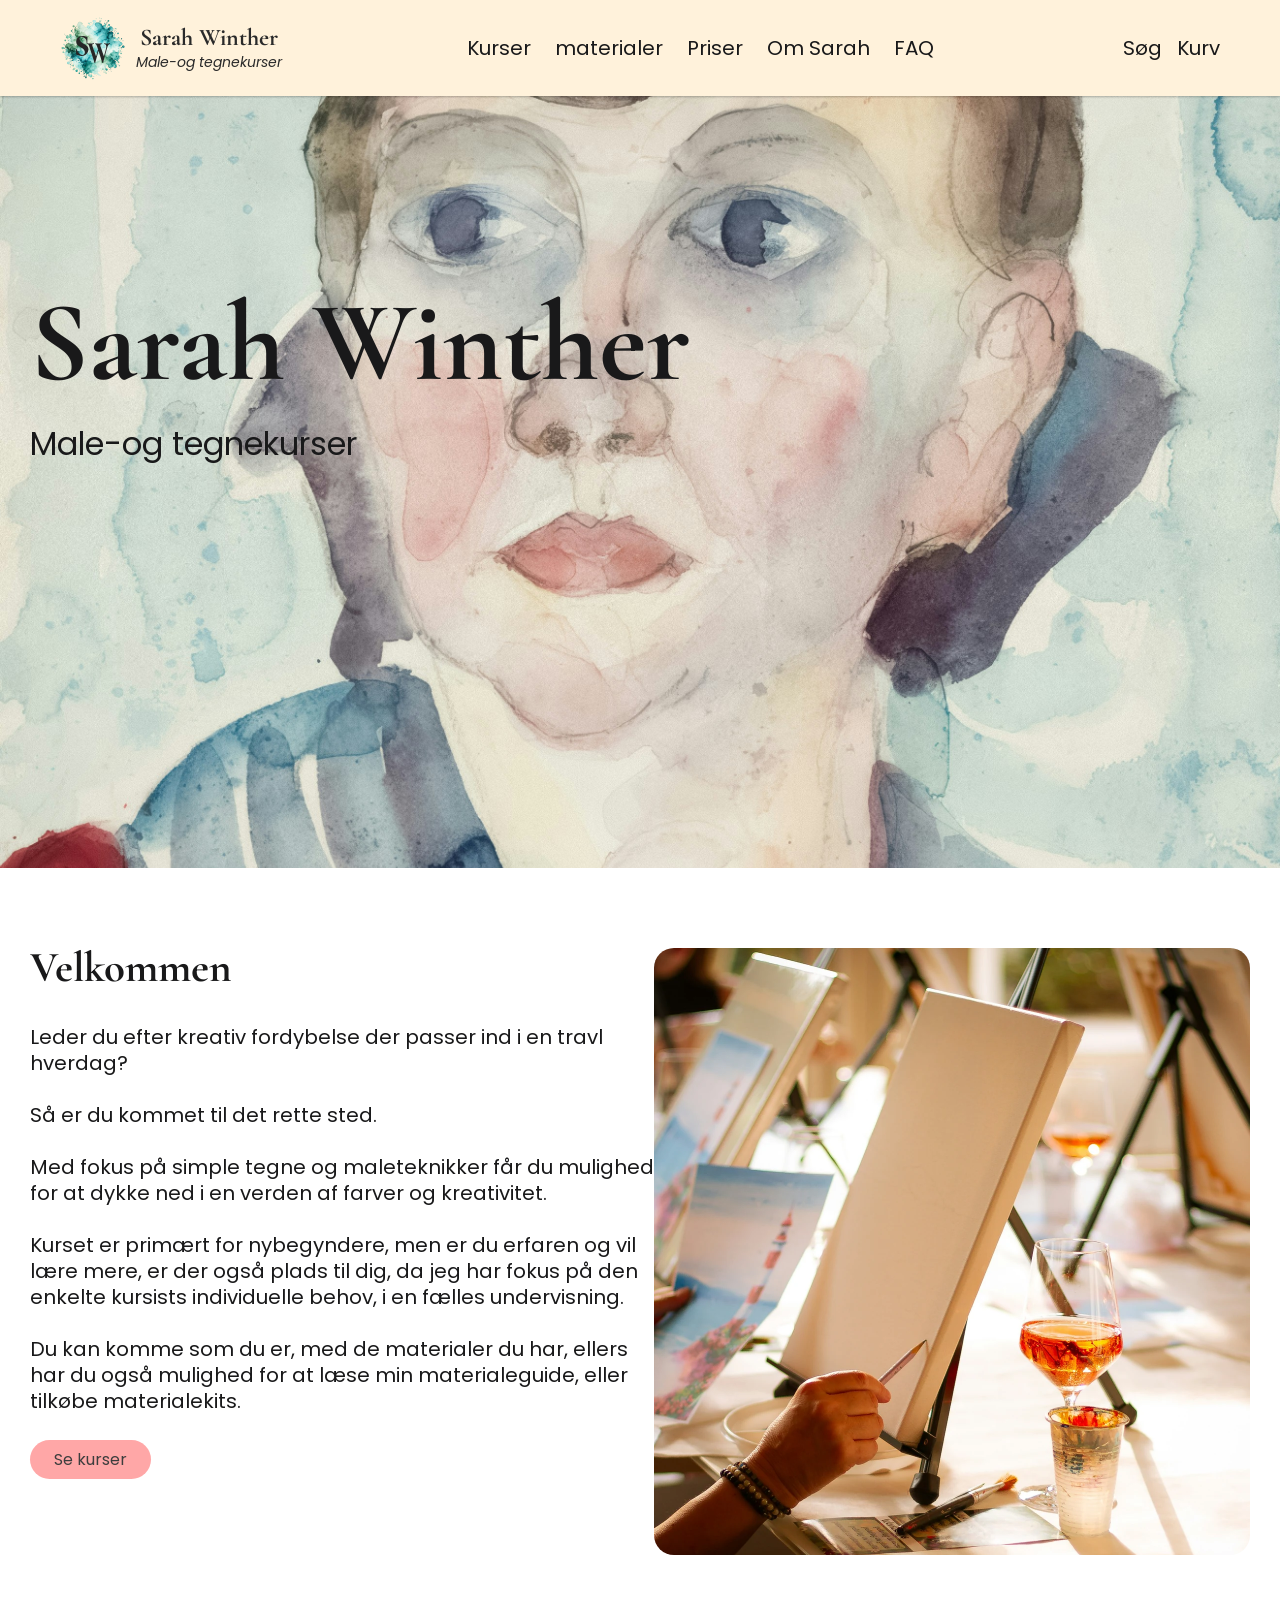
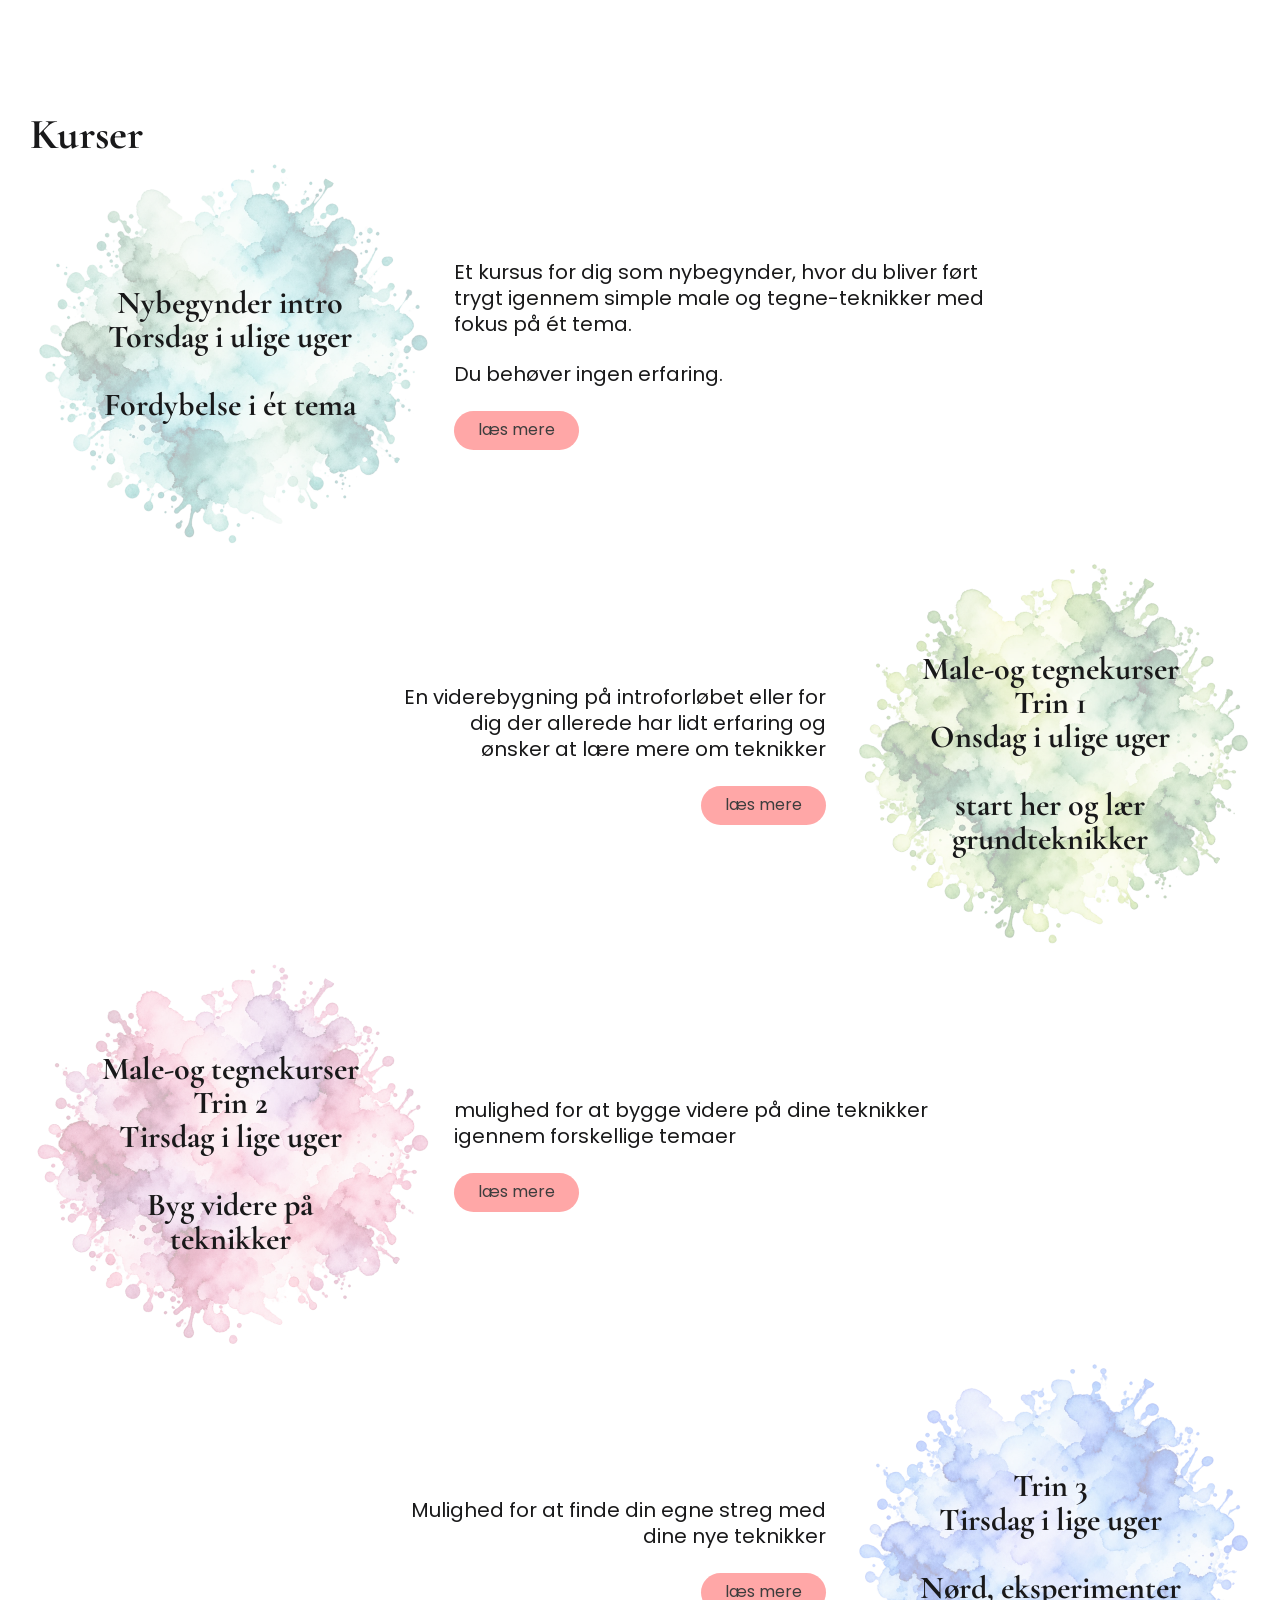
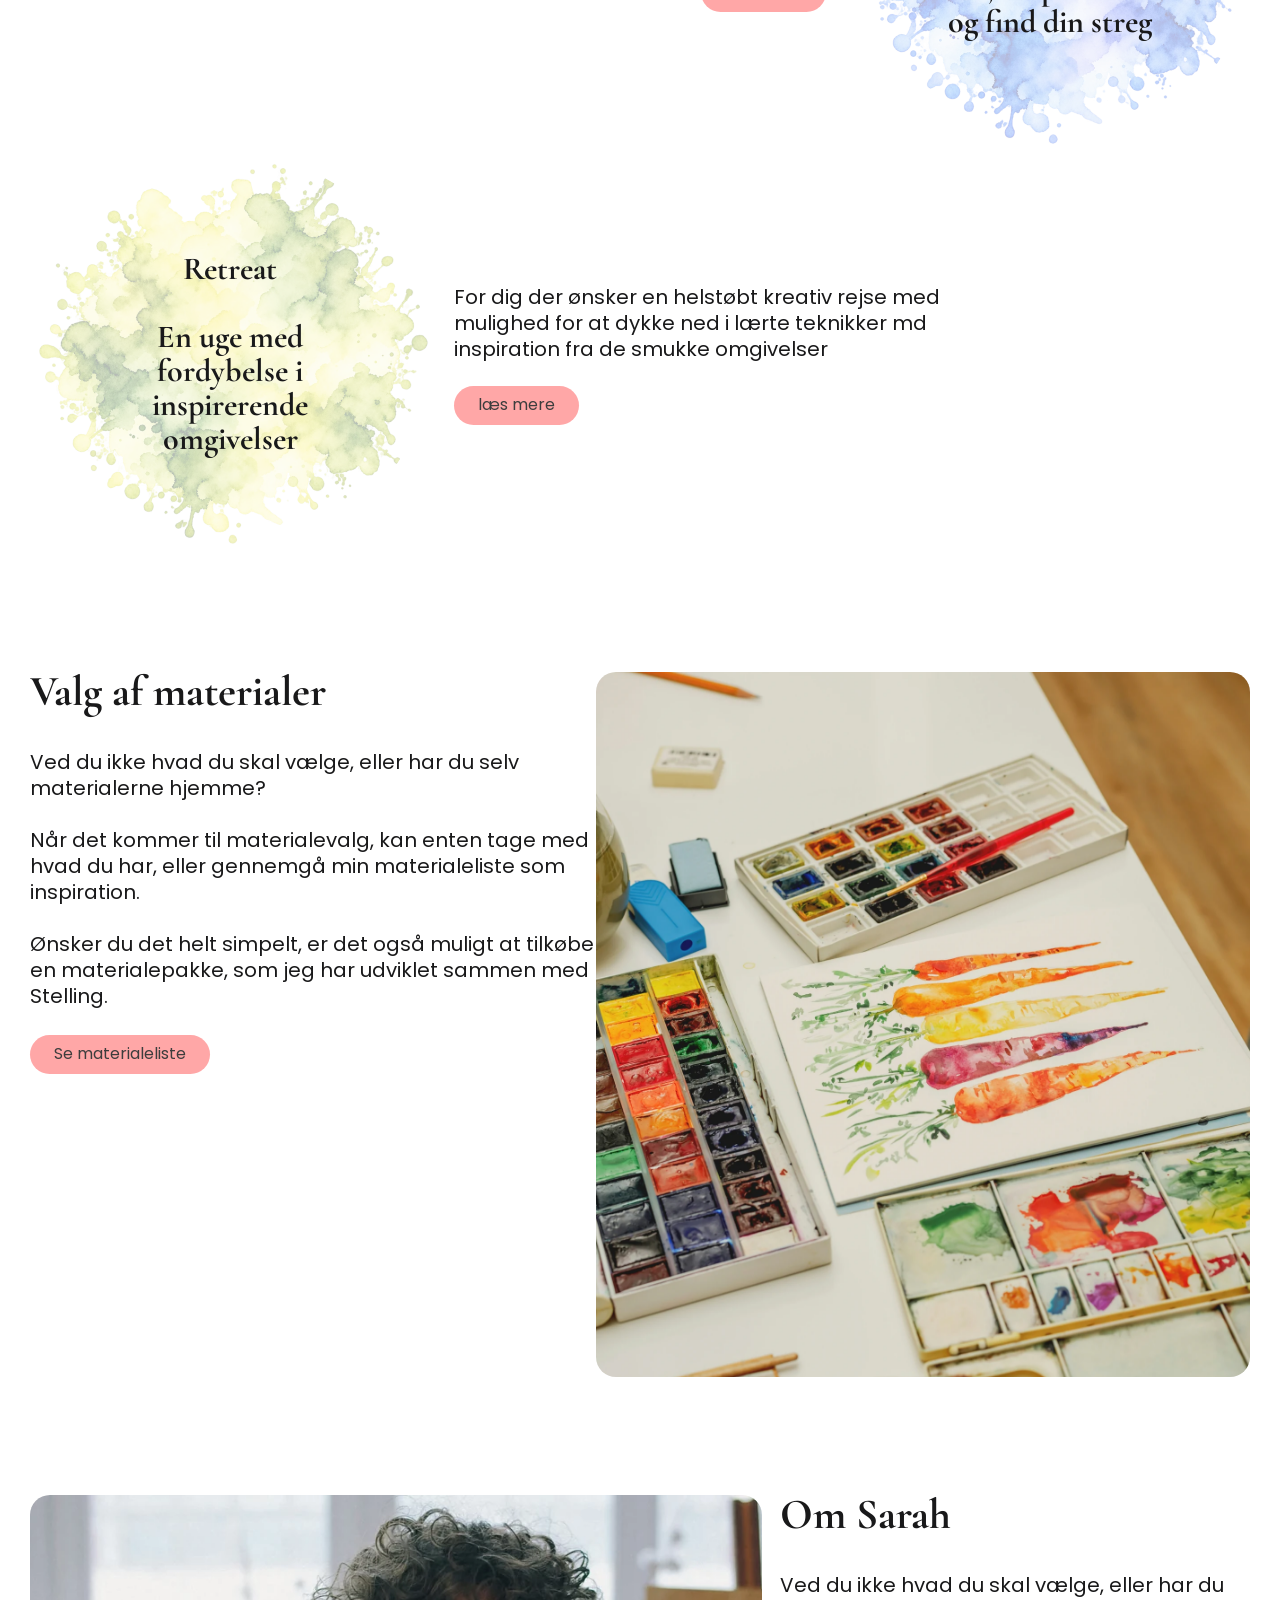
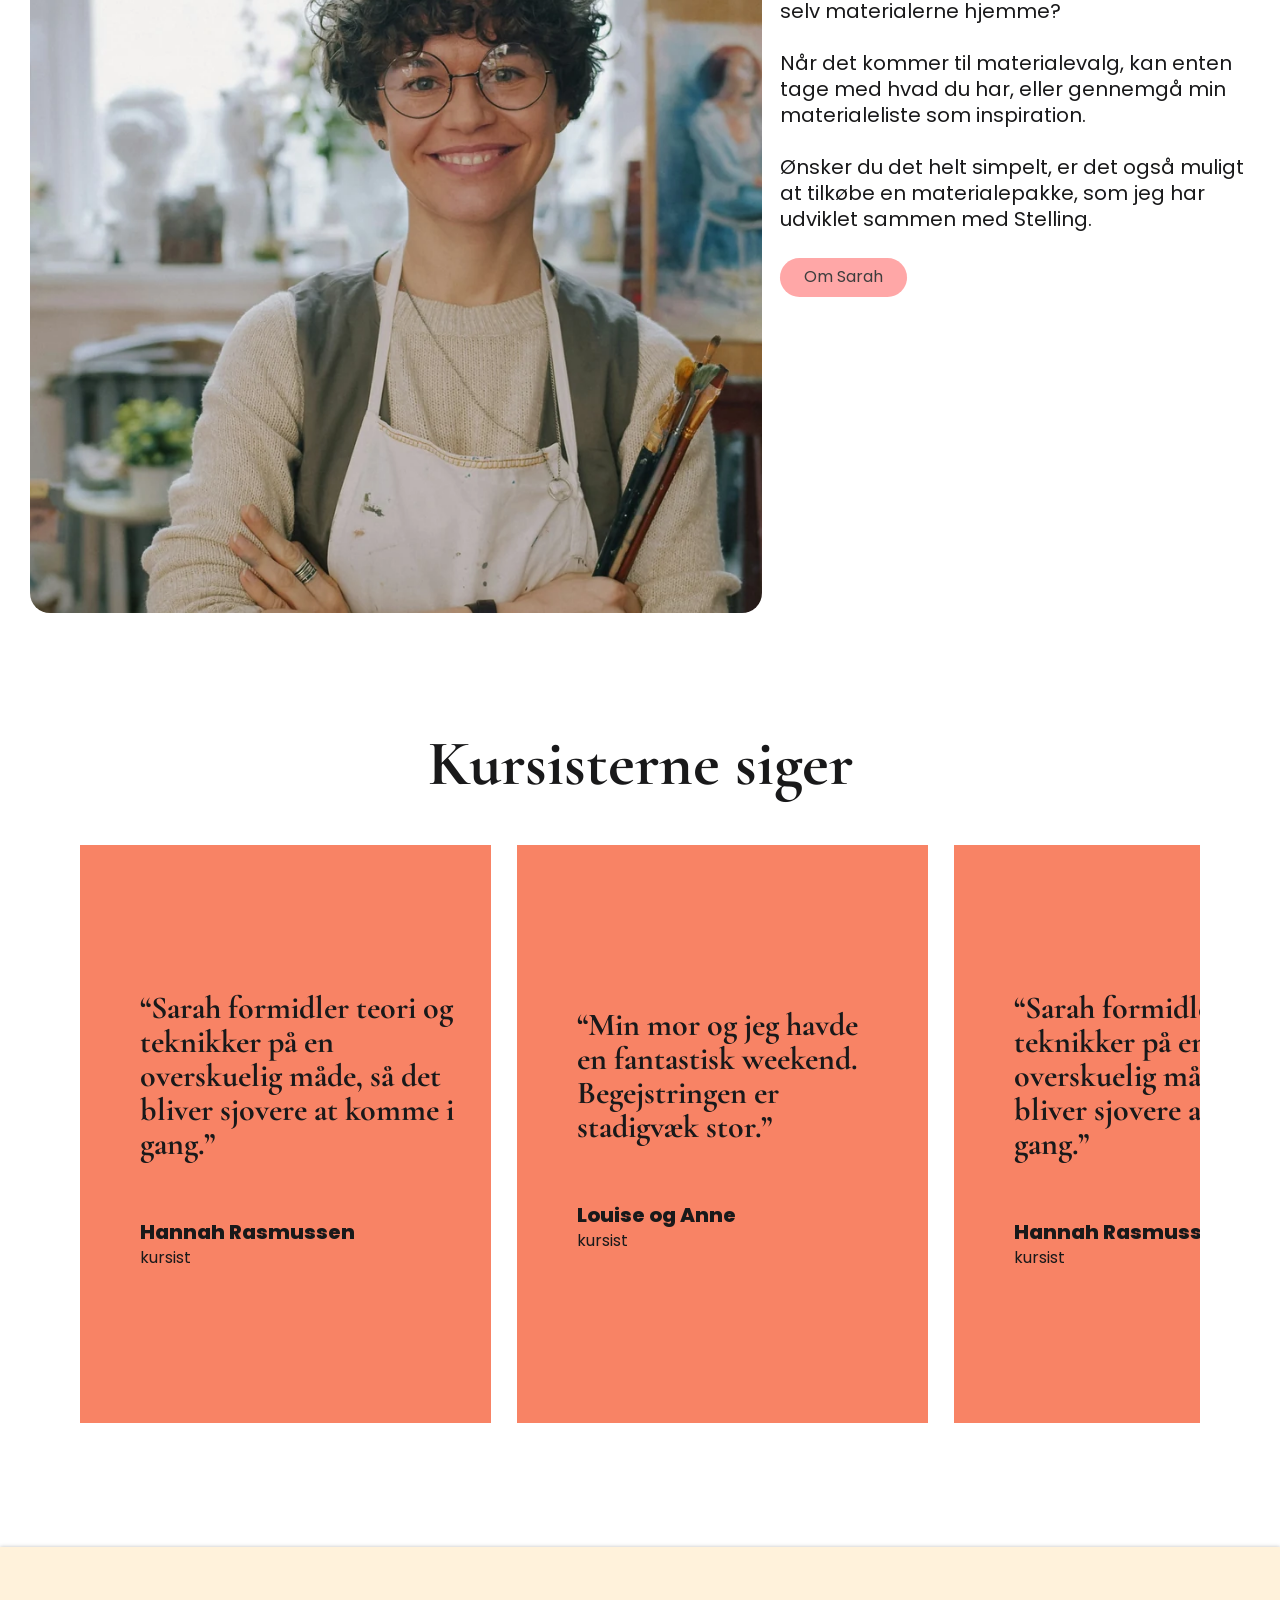
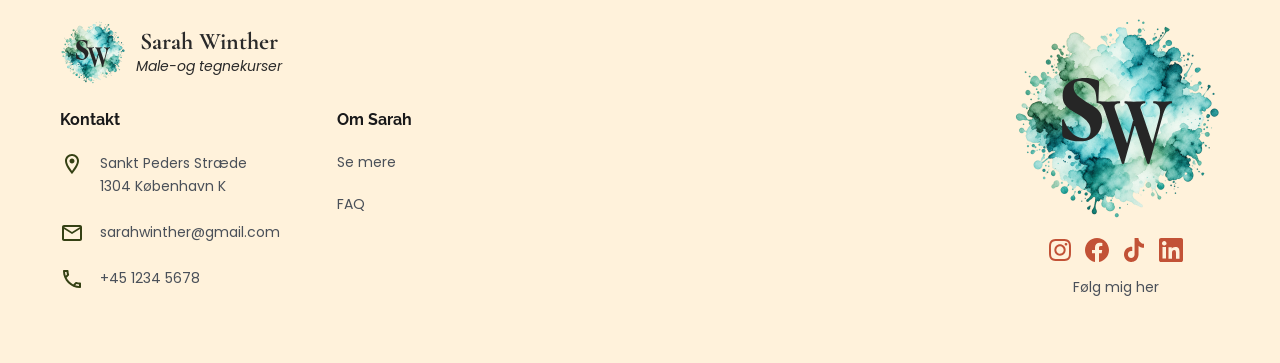
<file: index.html>
<!doctype html>
<html lang="da">
<head>
  <meta charset="utf-8">
  <meta name="viewport" content="width=device-width, initial-scale=1">
  <title>Sarah Winther | Male-og tegnekurser</title>
  <meta name="description" content="Male-og tegnekurser med kreativ fordybelse, simple tegne- og maleteknikker, materialevalg og tilmelding.">
  <link rel="preconnect" href="https://fonts.googleapis.com">
  <link rel="preconnect" href="https://fonts.gstatic.com" crossorigin>
  <link href="https://fonts.googleapis.com/css2?family=Cormorant+Garamond:wght@600;700&family=Inter:wght@400;500;600&family=Libre+Franklin:wght@700&family=Poppins:ital,wght@0,400;0,700;0,800;1,400&family=Raleway:wght@700&family=Roboto:wght@400&display=swap" rel="stylesheet">
  <link rel="stylesheet" href="assets/css/styles.css">
  <script src="assets/js/menu.js" defer></script>
</head>
<body>
  <a class="skip-link" href="#main-content">Gå til hovedindhold</a>
  <header class="site-header">
    <div class="header-inner">
      <a class="brand" href="index.html" aria-label="Sarah Winther forside">
        <span class="brand-mark"><img src="assets/images/logo-bg.png" alt="" width="65" height="65"><img class="sw" src="assets/images/logo-sw.svg" alt="" width="34" height="27"></span>
        <span class="brand-text"><span class="brand-name">Sarah Winther</span><span class="brand-subtitle">Male-og tegnekurser</span></span>
      </a>
      <nav class="desktop-nav" aria-label="Hovednavigation">
        <ul class="nav-list"><li><a href="book.html">Kurser</a></li><li><a href="materialeliste.html">materialer</a></li><li><a href="book.html">Priser</a></li><li><a href="om-sarah.html">Om Sarah</a></li><li><a href="faq.html">FAQ</a></li></ul>
      </nav>
      <div class="header-actions"><span>Søg</span><span>Kurv</span></div>
      <button class="menu-toggle" type="button" aria-expanded="false" aria-controls="mobile-menu"><span class="visually-hidden">Menu</span></button>
    </div>
  </header>
  <button class="menu-backdrop" type="button" hidden aria-label="Luk menu"></button>
  <nav class="mobile-drawer" id="mobile-menu" hidden aria-label="Mobilnavigation">
    <ul><li><a href="book.html">Kurser</a></li><li><a href="materialeliste.html">materialer</a></li><li><a href="book.html">Priser</a></li><li><a href="om-sarah.html">Om Sarah</a></li><li><a href="faq.html">FAQ</a></li></ul>
  </nav>

  <main id="main-content" tabindex="-1">
    <section class="hero" aria-labelledby="hero-title">
      <div class="hero-inner">
        <h1 class="hero-title" id="hero-title">Sarah Winther</h1>
        <p class="hero-subtitle">Male-og tegnekurser</p>
      </div>
    </section>

    <div class="landing-stack">
      <section class="section split landing-about" id="omkurset">
        <div class="text-block body-m">
          <h2>Velkommen</h2>
          <p>Leder du efter kreativ fordybelse der passer ind i en travl hverdag?</p>
          <p>Så er du kommet til det rette sted.</p>
          <p>Med fokus på simple tegne og maleteknikker får du mulighed for at dykke ned i en verden af farver og kreativitet.</p>
          <p>Kurset er primært for nybegyndere, men er du erfaren og vil lære mere, er der også plads til dig, da jeg har fokus på den enkelte kursists individuelle behov, i en fælles undervisning.</p>
          <p>Du kan komme som du er, med de materialer du har, ellers har du også mulighed for at læse min materialeguide, eller tilkøbe materialekits.</p>
          <p><a class="cta cta-pink" href="book.html">Se kurser</a></p>
        </div>
        <figure class="image-card"><img src="assets/images/om-kurset.webp" alt="Tegne- og malebord med papir, pensler og farver" width="596" height="607" loading="lazy"></figure>
      </section>

      <section class="section courses-home" aria-labelledby="courses-title">
        <h2 id="courses-title">Kurser</h2>
        <div class="course-scroll">
          <article class="course-feature">
            <div class="course-bubble"><img src="assets/images/course-1.webp" alt="" width="400" height="400" loading="lazy"><h3>Nybegynder intro<br>Torsdag i ulige uger<br><br>Fordybelse i ét tema</h3></div>
            <div class="course-copy"><p>Et kursus for dig som nybegynder, hvor du bliver ført trygt igennem simple male og tegne-teknikker med fokus på ét tema.</p><p>Du behøver ingen erfaring.</p><a class="cta cta-pink" href="book.html">læs mere</a></div>
          </article>
          <article class="course-feature right">
            <div class="course-copy"><p>En viderebygning på introforløbet eller for dig der allerede har lidt erfaring og ønsker at lære mere om teknikker</p><a class="cta cta-pink" href="book.html">læs mere</a></div>
            <div class="course-bubble"><img src="assets/images/course-2.webp" alt="" width="400" height="400" loading="lazy"><h3>Male-og tegnekurser<br>Trin 1<br>Onsdag i ulige uger<br><br>start her og lær grundteknikker</h3></div>
          </article>
          <article class="course-feature">
            <div class="course-bubble"><img src="assets/images/course-3.webp" alt="" width="400" height="400" loading="lazy"><h3>Male-og tegnekurser<br>Trin 2<br>Tirsdag i lige uger<br><br>Byg videre på teknikker</h3></div>
            <div class="course-copy"><p>mulighed for at bygge videre på dine teknikker igennem forskellige temaer</p><a class="cta cta-pink" href="book.html">læs mere</a></div>
          </article>
          <article class="course-feature right">
            <div class="course-copy"><p>Mulighed for at finde din egne streg med dine nye teknikker</p><a class="cta cta-pink" href="book.html">læs mere</a></div>
            <div class="course-bubble"><img src="assets/images/course-4.webp" alt="" width="400" height="400" loading="lazy"><h3>Trin 3<br>Tirsdag i lige uger<br><br>Nørd, eksperimenter og find din streg</h3></div>
          </article>
          <article class="course-feature">
            <div class="course-bubble"><img src="assets/images/course-5.webp" alt="" width="400" height="400" loading="lazy"><h3>Retreat<br><br>En uge med fordybelse i inspirerende omgivelser</h3></div>
            <div class="course-copy"><p>For dig der ønsker en helstøbt kreativ rejse med mulighed for at dykke ned i lærte teknikker md inspiration fra de smukke omgivelser</p><a class="cta cta-pink" href="book.html">læs mere</a></div>
          </article>
        </div>
      </section>

      <section class="section split material">
        <div class="text-block body-m">
          <h2>Valg af materialer</h2>
          <p>Ved du ikke hvad du skal vælge, eller har du selv materialerne hjemme?</p>
          <p>Når det kommer til materialevalg, kan enten tage med hvad du har, eller gennemgå min materialeliste som inspiration.</p>
          <p>Ønsker du det helt simpelt, er det også muligt at tilkøbe en materialepakke, som jeg har udviklet sammen med Stelling.</p>
          <p><a class="cta cta-pink" href="materialeliste.html">Se materialeliste</a></p>
        </div>
        <figure class="image-card"><img src="assets/images/materialevalg.webp" alt="Akvarelfarver og farveprøver på papir" width="729" height="705" loading="lazy"></figure>
      </section>

      <section class="section split reverse sarah-split">
        <figure class="image-card"><img src="assets/images/sarah.webp" alt="Sarah Winther i atelier med pensler" width="732" height="718" loading="lazy"></figure>
        <div class="text-block body-m">
          <h2>Om Sarah</h2>
          <p>Ved du ikke hvad du skal vælge, eller har du selv materialerne hjemme?</p>
          <p>Når det kommer til materialevalg, kan enten tage med hvad du har, eller gennemgå min materialeliste som inspiration.</p>
          <p>Ønsker du det helt simpelt, er det også muligt at tilkøbe en materialepakke, som jeg har udviklet sammen med Stelling.</p>
          <p><a class="cta cta-pink" href="om-sarah.html">Om Sarah</a></p>
        </div>
      </section>

      <section class="section testimonials" aria-labelledby="testimonials-title">
        <h2 id="testimonials-title">Kursisterne siger</h2>
        <div class="testimonial-row">
          <div class="testimonial-card"><blockquote>“Sarah formidler teori og teknikker på en overskuelig måde, så det bliver sjovere at komme i gang.”</blockquote><cite>Hannah Rasmussen</cite><span>kursist</span></div>
          <div class="testimonial-card"><blockquote>“Min mor og jeg havde en fantastisk weekend. Begejstringen er stadigvæk stor.”</blockquote><cite>Louise og Anne</cite><span>kursist</span></div>
          <div class="testimonial-card"><blockquote>“Sarah formidler teori og teknikker på en overskuelig måde, så det bliver sjovere at komme i gang.”</blockquote><cite>Hannah Rasmussen</cite><span>kursist</span></div>
          <div class="testimonial-card"><blockquote>“Sarah formidler teori og teknikker på en overskuelig måde, så det bliver sjovere at komme i gang.”</blockquote><cite>Hannah Rasmussen</cite><span>kursist</span></div>
        </div>
      </section>
    </div>
  </main>

  <footer class="site-footer">
    <div class="footer-inner">
      <div class="footer-left">
        <a class="brand" href="index.html"><span class="brand-mark"><img src="assets/images/logo-bg.png" alt="" width="65" height="65"><img class="sw" src="assets/images/logo-sw.svg" alt="" width="34" height="27"></span><span class="brand-text"><span class="brand-name">Sarah Winther</span><span class="brand-subtitle">Male-og tegnekurser</span></span></a>
        <div class="footer-columns">
          <div class="footer-col"><p class="footer-title">Kontakt</p><p class="footer-item"><img src="assets/images/icon-location.svg" alt="" width="24" height="24">Sankt Peders Stræde<br>1304 København K</p><p class="footer-item"><img src="assets/images/icon-email.svg" alt="" width="24" height="24">sarahwinther@gmail.com</p><p class="footer-item"><img src="assets/images/icon-call.svg" alt="" width="24" height="24">+45 1234 5678</p></div>
          <div class="footer-col"><p class="footer-title">Om Sarah</p><a class="muted body-s" href="om-sarah.html">Se mere</a><a class="muted body-s" href="faq.html">FAQ</a><span class="socials footer-socials"><img src="assets/images/icon-instagram.svg" alt="" width="24" height="24"><img src="assets/images/icon-facebook.svg" alt="" width="24" height="24"><img src="assets/images/icon-tiktok.svg" alt="" width="20" height="23"><img src="assets/images/icon-linkedin.svg" alt="" width="22" height="22"></span></div>
        </div>
      </div>
      <div class="footer-logo-large"><span class="brand-mark"><img src="assets/images/logo-bg-large.png" alt="" width="209" height="209"><img class="sw" src="assets/images/logo-sw-large.svg" alt="" width="110" height="86"></span><div class="socials"><img src="assets/images/icon-instagram.svg" alt="" width="24" height="24"><img src="assets/images/icon-facebook.svg" alt="" width="24" height="24"><img src="assets/images/icon-tiktok.svg" alt="" width="20" height="23"><img src="assets/images/icon-linkedin.svg" alt="" width="22" height="22"></div><p class="muted body-s">Følg mig her</p></div>
    </div>
  </footer>
</body>
</html>
</file>
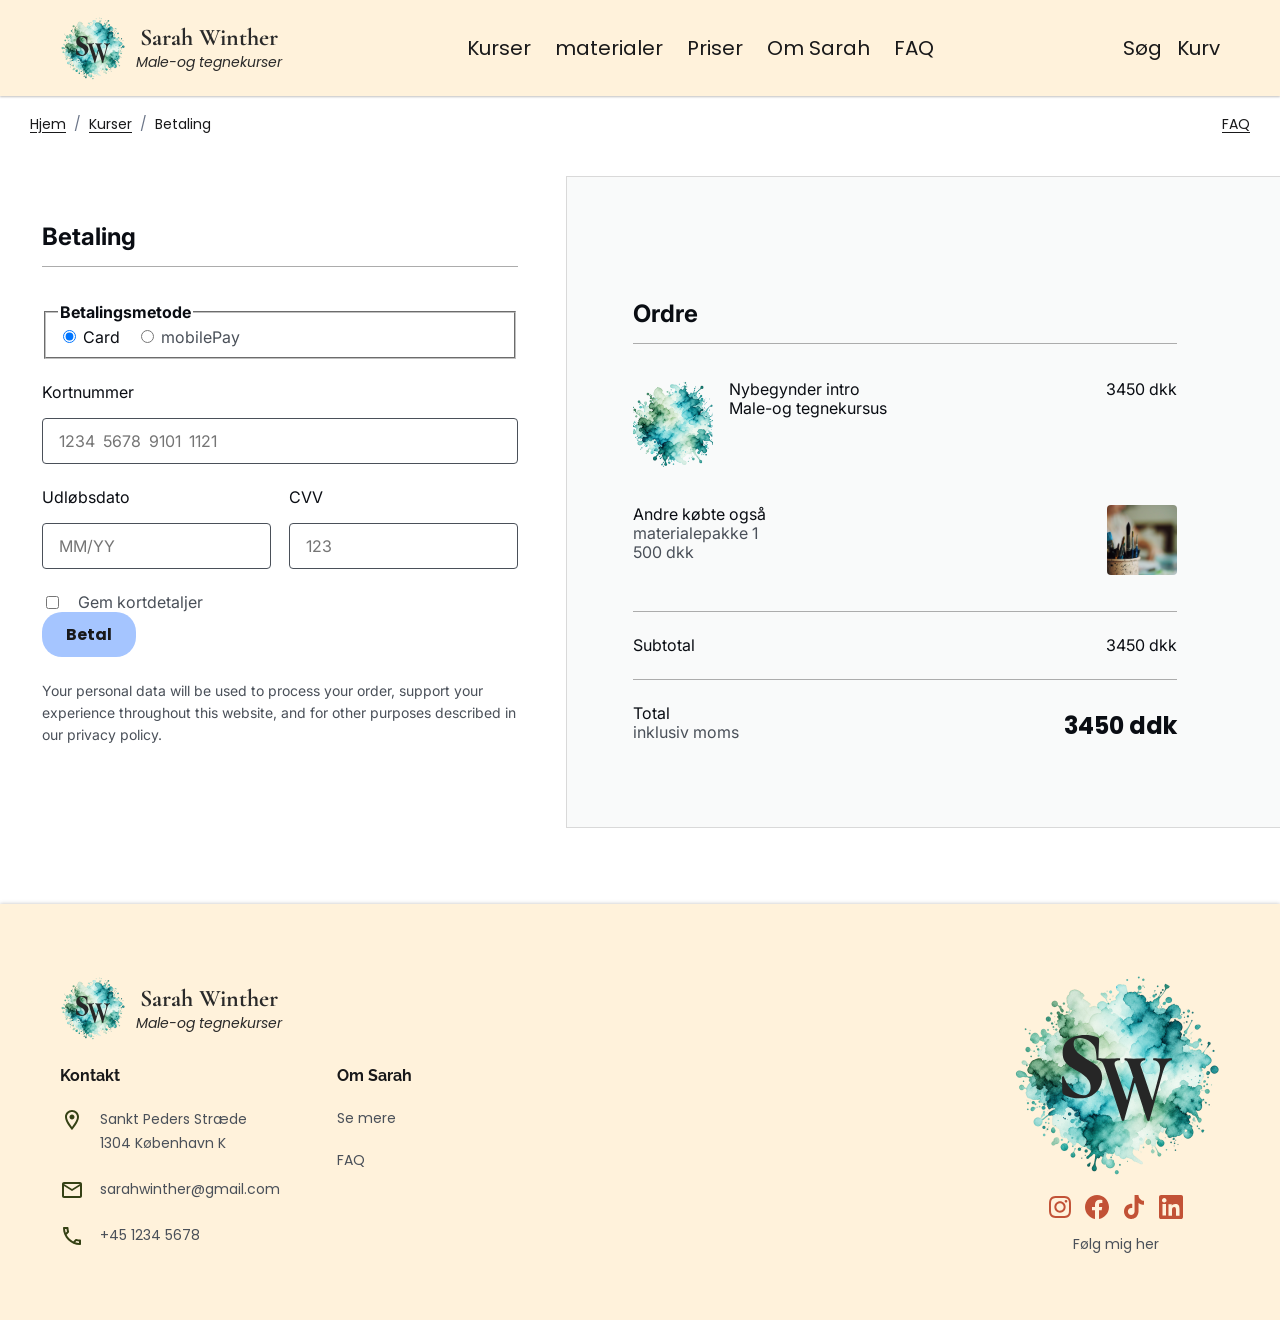
<file: betaling.html>
<!doctype html>
<html lang="da">
<head>
  <meta charset="utf-8"><meta name="viewport" content="width=device-width, initial-scale=1">
  <title>Betaling | Sarah Winther</title>
  <meta name="description" content="Visuel betalingsside for booking af Nybegynder intro Male-og tegnekursus.">
  <script type="application/ld+json">
  {
    "@context": "https://schema.org",
    "@graph": [
      {
        "@type": "WebPage",
        "@id": "https://astabrandt.dk/tema3-seo/betaling.html#webpage",
        "name": "Betaling | Sarah Winther",
        "description": "Visuel betalingsside for booking af Nybegynder intro Male-og tegnekursus.",
        "url": "https://astabrandt.dk/tema3-seo/betaling.html",
        "inLanguage": "da",
        "isPartOf": { "@id": "https://astabrandt.dk/tema3-seo/#website" },
        "publisher": { "@id": "https://astabrandt.dk/tema3-seo/#organization" },
        "mainEntity": { "@id": "https://astabrandt.dk/tema3-seo/betaling.html#materialepakke-1" }
      },
      {
        "@type": "Product",
        "@id": "https://astabrandt.dk/tema3-seo/betaling.html#materialepakke-1",
        "name": "materialepakke 1",
        "description": "Materialepakke med pensler.",
        "image": "https://astabrandt.dk/tema3-seo/assets/images/brushes.png",
        "offers": { "@type": "Offer", "price": "500", "priceCurrency": "DKK" }
      }
    ]
  }
  </script>
  <link rel="preconnect" href="https://fonts.googleapis.com"><link rel="preconnect" href="https://fonts.gstatic.com" crossorigin>
  <link href="https://fonts.googleapis.com/css2?family=Cormorant+Garamond:wght@600;700&family=Inter:wght@400;500;600&family=Libre+Franklin:wght@700&family=Poppins:ital,wght@0,400;0,700;0,800;1,400&family=Raleway:wght@700&family=Roboto:wght@400&display=swap" rel="stylesheet">
  <link rel="stylesheet" href="assets/css/styles.css"><script src="assets/js/menu.js" defer></script>
</head>
<body>
  <a class="skip-link" href="#main-content">Gå til hovedindhold</a>
  <header class="site-header"><div class="header-inner"><a class="brand" href="index.html" aria-label="Sarah Winther forside"><span class="brand-mark"><img src="assets/images/logo-bg.png" alt="" width="65" height="65"><img class="sw" src="assets/images/logo-sw.svg" alt="" width="34" height="27"></span><span class="brand-text"><span class="brand-name">Sarah Winther</span><span class="brand-subtitle">Male-og tegnekurser</span></span></a><nav class="desktop-nav" aria-label="Hovednavigation"><ul class="nav-list"><li><a href="book.html">Kurser</a></li><li><a href="materialeliste.html">materialer</a></li><li><a href="book.html">Priser</a></li><li><a href="om-sarah.html">Om Sarah</a></li><li><a href="faq.html">FAQ</a></li></ul></nav><div class="header-actions"><span>Søg</span><span>Kurv</span></div><button class="menu-toggle" type="button" aria-expanded="false" aria-controls="mobile-menu"><span class="visually-hidden">Menu</span></button></div></header>
  <button class="menu-backdrop" type="button" hidden aria-label="Luk menu"></button><nav class="mobile-drawer" id="mobile-menu" hidden aria-label="Mobilnavigation"><ul><li><a href="book.html">Kurser</a></li><li><a href="materialeliste.html">materialer</a></li><li><a href="book.html">Priser</a></li><li><a href="om-sarah.html">Om Sarah</a></li><li><a href="faq.html">FAQ</a></li></ul></nav>

  <div class="breadcrumb-bar">
    <nav class="breadcrumbs" aria-label="Breadcrumb">
      <ol><li><a href="index.html">Hjem</a></li><li><a href="book.html">Kurser</a></li><li aria-current="page">Betaling</li></ol>
    </nav>
    <a class="breadcrumb-faq" href="faq.html">FAQ</a>
  </div>

  <main id="main-content" class="page-main" tabindex="-1">
    <section class="checkout">
      <form class="payment-panel" action="#" method="get" aria-labelledby="payment-title">
        <h1 class="panel-title" id="payment-title">Betaling</h1>
        <fieldset class="field-group"><legend><strong>Betalingsmetode</strong></legend><div class="radio-row"><label><input type="radio" name="method" checked> Card</label><label class="muted"><input type="radio" name="method"> mobilePay</label></div></fieldset>
        <div class="field-group"><label for="card-number">Kortnummer</label><input id="card-number" name="card-number" type="text" inputmode="numeric" autocomplete="cc-number" placeholder="1234  5678  9101  1121"></div>
        <div class="field-grid"><div class="field-group"><label for="expiry">Udløbsdato</label><input id="expiry" name="expiry" type="text" autocomplete="cc-exp" placeholder="MM/YY"></div><div class="field-group"><label for="cvv">CVV</label><input id="cvv" name="cvv" type="text" inputmode="numeric" autocomplete="cc-csc" placeholder="123"></div></div>
        <label class="checkbox-row muted"><input type="checkbox" name="save-card"> Gem kortdetaljer</label>
        <button class="cta cta-blue" type="button">Betal</button>
        <p class="payment-note">Your personal data will be used to process your order, support your experience throughout this website, and for other purposes described in our privacy policy.</p>
      </form>
      <aside class="summary-panel" aria-labelledby="order-title">
        <h2 class="panel-title" id="order-title">Ordre</h2>
        <div class="order-product"><img src="assets/images/product.png" alt="Produktbillede for Nybegynder intro" width="80" height="89"><div><p>Nybegynder intro<br>Male-og tegnekursus</p></div><p>3450 dkk</p></div>
        <div class="add-on"><div><p>Andre købte også</p><p class="muted">materialepakke 1</p><p class="muted">500 dkk</p></div><img src="assets/images/brushes.png" alt="Materialepakke med pensler" width="70" height="70" loading="lazy"></div>
        <div class="order-line"><p>Subtotal</p><p>3450 dkk</p></div>
        <div class="order-line"><div><p>Total</p><p class="muted">inklusiv moms</p></div><p class="total-price">3450 ddk</p></div>
      </aside>
    </section>
  </main>
  <footer class="site-footer"><div class="footer-inner"><div class="footer-left"><a class="brand" href="index.html"><span class="brand-mark"><img src="assets/images/logo-bg.png" alt="" width="65" height="65"><img class="sw" src="assets/images/logo-sw.svg" alt="" width="34" height="27"></span><span class="brand-text"><span class="brand-name">Sarah Winther</span><span class="brand-subtitle">Male-og tegnekurser</span></span></a><div class="footer-columns"><div class="footer-col"><p class="footer-title">Kontakt</p><p class="footer-item"><img src="assets/images/icon-location.svg" alt="" width="24" height="24">Sankt Peders Stræde<br>1304 København K</p><p class="footer-item"><img src="assets/images/icon-email.svg" alt="" width="24" height="24">sarahwinther@gmail.com</p><p class="footer-item"><img src="assets/images/icon-call.svg" alt="" width="24" height="24">+45 1234 5678</p></div><div class="footer-col"><p class="footer-title">Om Sarah</p><a class="muted body-s" href="om-sarah.html">Se mere</a><a class="muted body-s" href="faq.html">FAQ</a><span class="socials footer-socials"><img src="assets/images/icon-instagram.svg" alt="" width="24" height="24"><img src="assets/images/icon-facebook.svg" alt="" width="24" height="24"><img src="assets/images/icon-tiktok.svg" alt="" width="20" height="23"><img src="assets/images/icon-linkedin.svg" alt="" width="22" height="22"></span></div></div></div><div class="footer-logo-large"><span class="brand-mark"><img src="assets/images/logo-bg-large.png" alt="" width="209" height="209"><img class="sw" src="assets/images/logo-sw-large.svg" alt="" width="110" height="86"></span><div class="socials"><img src="assets/images/icon-instagram.svg" alt="" width="24" height="24"><img src="assets/images/icon-facebook.svg" alt="" width="24" height="24"><img src="assets/images/icon-tiktok.svg" alt="" width="20" height="23"><img src="assets/images/icon-linkedin.svg" alt="" width="22" height="22"></div><p class="muted body-s">Følg mig her</p></div></div></footer>
</body>
</html>
</file>
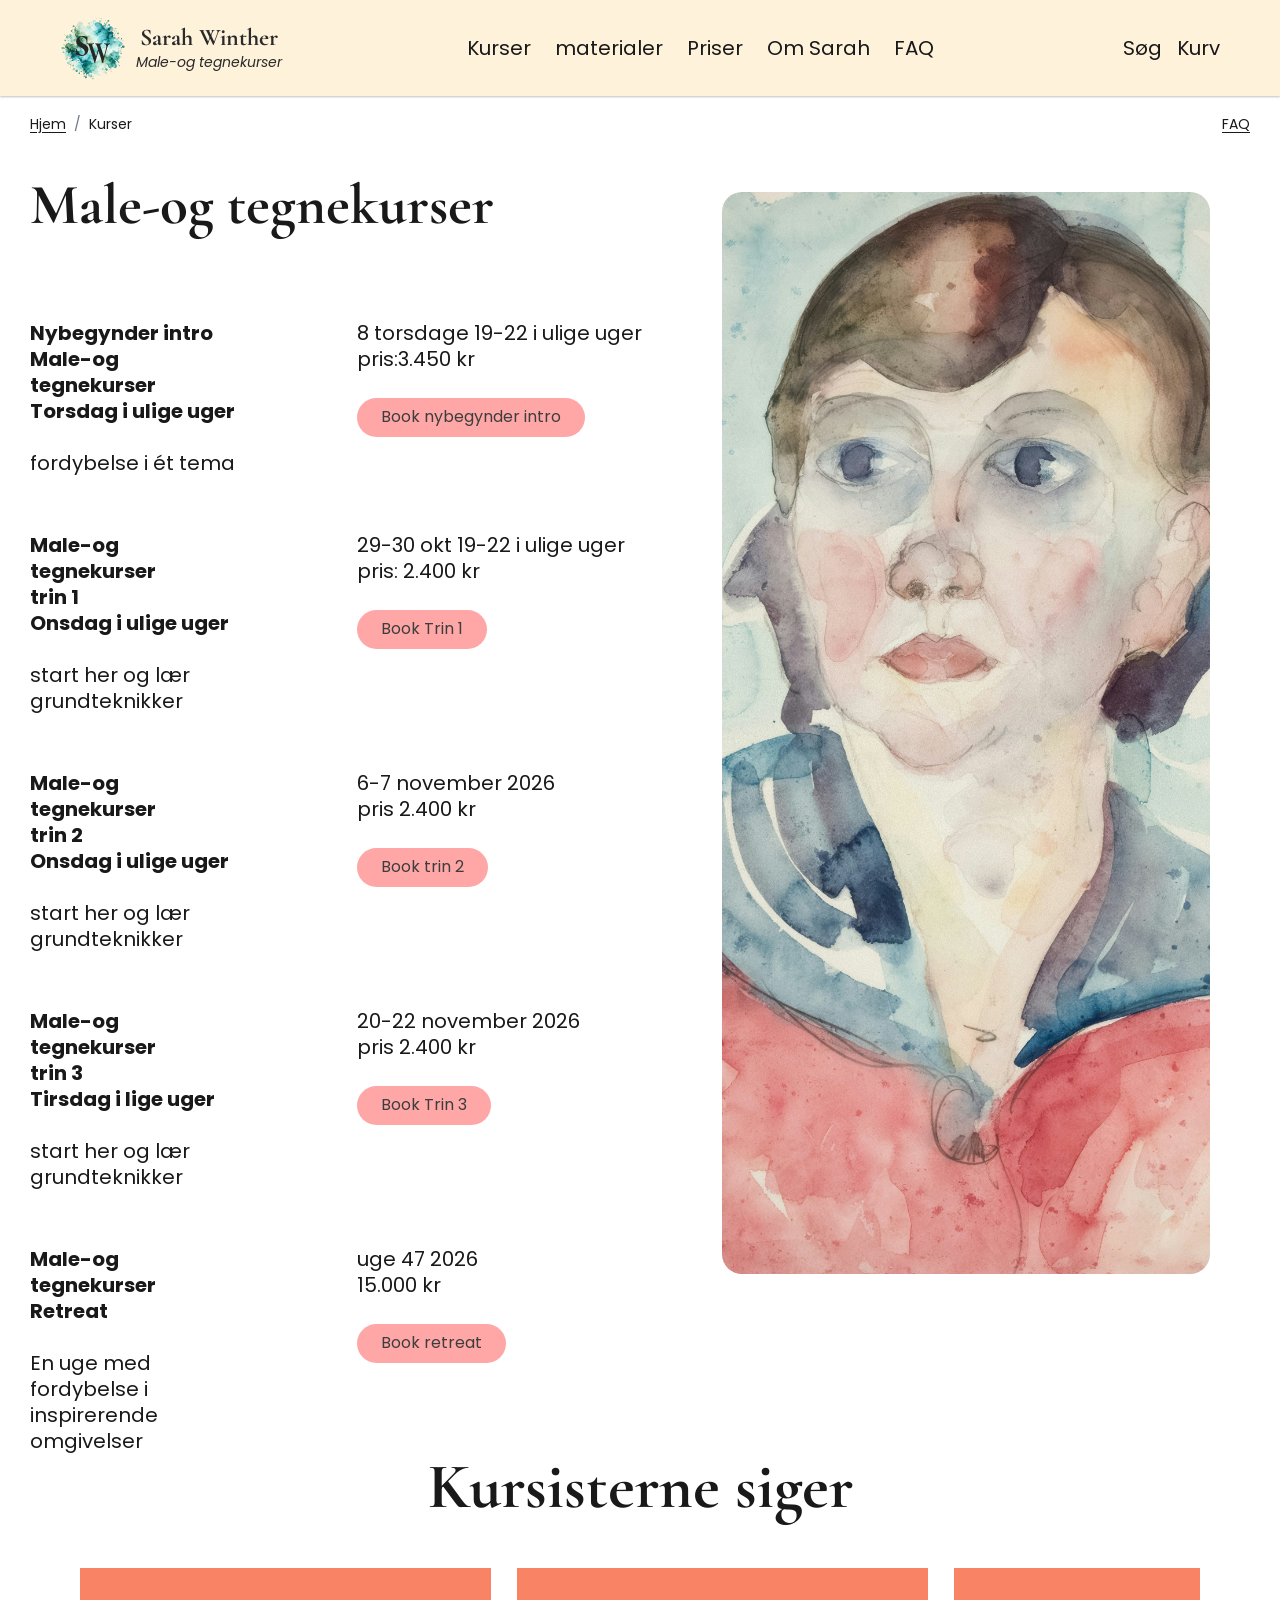
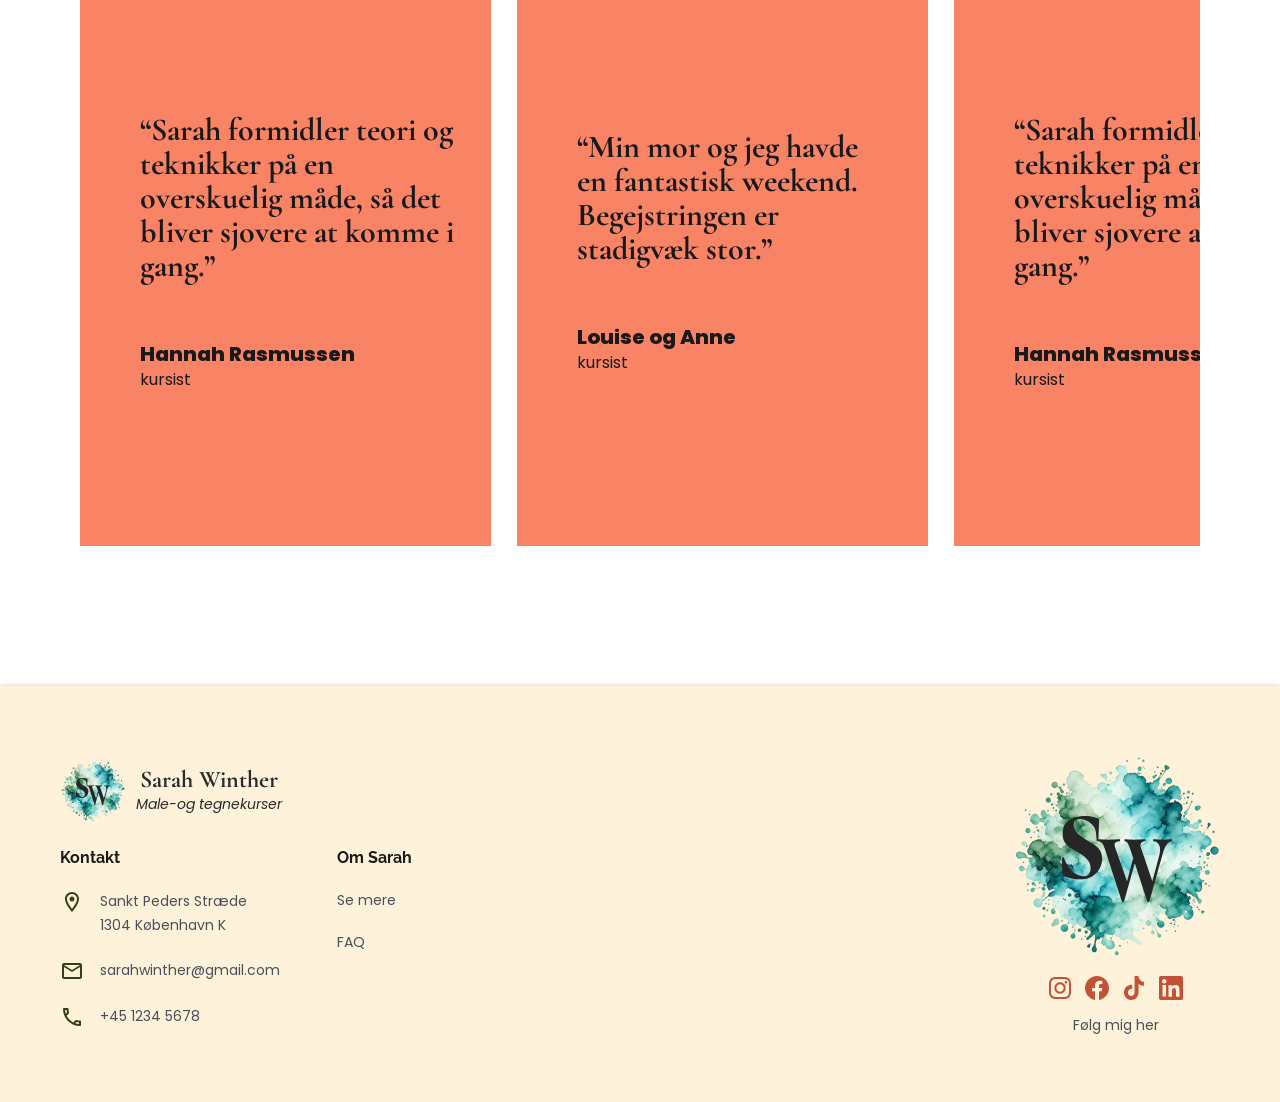
<file: book.html>
<!doctype html>
<html lang="da">
<head>
  <meta charset="utf-8">
  <meta name="viewport" content="width=device-width, initial-scale=1">
  <title>Kurser | Sarah Winther</title>
  <meta name="description" content="Oversigt over male-og tegnekurser, datoer, priser og booking.">
  <script type="application/ld+json">
  {
    "@context": "https://schema.org",
    "@type": "WebPage",
    "@id": "https://astabrandt.dk/tema3-seo/book.html#webpage",
    "name": "Kurser | Sarah Winther",
    "description": "Oversigt over male-og tegnekurser, datoer, priser og booking.",
    "url": "https://astabrandt.dk/tema3-seo/book.html",
    "inLanguage": "da",
    "isPartOf": { "@id": "https://astabrandt.dk/tema3-seo/#website" },
    "publisher": { "@id": "https://astabrandt.dk/tema3-seo/#organization" }
  }
  </script>
  <link rel="preconnect" href="https://fonts.googleapis.com">
  <link rel="preconnect" href="https://fonts.gstatic.com" crossorigin>
  <link href="https://fonts.googleapis.com/css2?family=Cormorant+Garamond:wght@600;700&family=Inter:wght@400;500;600&family=Libre+Franklin:wght@700&family=Poppins:ital,wght@0,400;0,700;0,800;1,400&family=Raleway:wght@700&family=Roboto:wght@400&display=swap" rel="stylesheet">
  <link rel="stylesheet" href="assets/css/styles.css">
  <script src="assets/js/menu.js" defer></script>
</head>
<body>
  <a class="skip-link" href="#main-content">Gå til hovedindhold</a>
  <header class="site-header"><div class="header-inner"><a class="brand" href="index.html" aria-label="Sarah Winther forside"><span class="brand-mark"><img src="assets/images/logo-bg.png" alt="" width="65" height="65"><img class="sw" src="assets/images/logo-sw.svg" alt="" width="34" height="27"></span><span class="brand-text"><span class="brand-name">Sarah Winther</span><span class="brand-subtitle">Male-og tegnekurser</span></span></a><nav class="desktop-nav" aria-label="Hovednavigation"><ul class="nav-list"><li><a href="book.html">Kurser</a></li><li><a href="materialeliste.html">materialer</a></li><li><a href="book.html">Priser</a></li><li><a href="om-sarah.html">Om Sarah</a></li><li><a href="faq.html">FAQ</a></li></ul></nav><div class="header-actions"><span>Søg</span><span>Kurv</span></div><button class="menu-toggle" type="button" aria-expanded="false" aria-controls="mobile-menu"><span class="visually-hidden">Menu</span></button></div></header>
  <button class="menu-backdrop" type="button" hidden aria-label="Luk menu"></button><nav class="mobile-drawer" id="mobile-menu" hidden aria-label="Mobilnavigation"><ul><li><a href="book.html">Kurser</a></li><li><a href="materialeliste.html">materialer</a></li><li><a href="book.html">Priser</a></li><li><a href="om-sarah.html">Om Sarah</a></li><li><a href="faq.html">FAQ</a></li></ul></nav>

  <div class="breadcrumb-bar">
    <nav class="breadcrumbs" aria-label="Breadcrumb">
      <ol><li><a href="index.html">Hjem</a></li><li aria-current="page">Kurser</li></ol>
    </nav>
    <a class="breadcrumb-faq" href="faq.html">FAQ</a>
  </div>

  <main id="main-content" class="page-main" tabindex="-1">
    <section class="section book-layout">
      <div>
        <h1>Male-og tegnekurser</h1>
        <div class="course-list">
          <article class="course-row"><p><strong>Nybegynder intro<br>Male-og tegnekurser<br>Torsdag i ulige uger</strong><br>fordybelse i ét tema</p><p>8 torsdage 19-22 i ulige uger<br>pris:3.450 kr<br><br><a class="cta cta-pink" href="betaling.html">Book nybegynder intro</a></p></article>
          <article class="course-row"><p><strong>Male-og tegnekurser<br>trin 1<br>Onsdag i ulige uger</strong><br>start her og lær grundteknikker</p><p>29-30 okt 19-22 i ulige uger<br>pris: 2.400 kr<br><br><a class="cta cta-pink" href="betaling.html">Book Trin 1</a></p></article>
          <article class="course-row"><p><strong>Male-og tegnekurser<br>trin 2<br>Onsdag i ulige uger</strong><br>start her og lær grundteknikker</p><p>6-7 november 2026<br>pris 2.400 kr<br><br><a class="cta cta-pink" href="betaling.html">Book trin 2</a></p></article>
          <article class="course-row"><p><strong>Male-og tegnekurser<br>trin 3<br>Tirsdag i lige uger</strong><br>start her og lær grundteknikker</p><p>20-22 november 2026<br>pris 2.400 kr<br><br><a class="cta cta-pink" href="betaling.html">Book Trin 3</a></p></article>
          <article class="course-row"><p><strong>Male-og tegnekurser<br>Retreat</strong><br>En uge med fordybelse i inspirerende omgivelser</p><p>uge 47 2026<br>15.000 kr<br><br><a class="cta cta-pink" href="betaling.html">Book retreat</a></p></article>
        </div>
      </div>
      <figure class="book-image"><img src="assets/images/hero.png" alt="Akvarelportræt fra kurset" width="628" height="1082"></figure>
    </section>
    <section class="section testimonials" aria-labelledby="testimonials-title"><h2 id="testimonials-title">Kursisterne siger</h2><div class="testimonial-row"><article class="testimonial-card"><blockquote>“Sarah formidler teori og teknikker på en overskuelig måde, så det bliver sjovere at komme i gang.”</blockquote><cite>Hannah Rasmussen</cite><span>kursist</span></article><article class="testimonial-card"><blockquote>“Min mor og jeg havde en fantastisk weekend. Begejstringen er stadigvæk stor.”</blockquote><cite>Louise og Anne</cite><span>kursist</span></article><article class="testimonial-card"><blockquote>“Sarah formidler teori og teknikker på en overskuelig måde, så det bliver sjovere at komme i gang.”</blockquote><cite>Hannah Rasmussen</cite><span>kursist</span></article></div></section>
  </main>

  <footer class="site-footer"><div class="footer-inner"><div class="footer-left"><a class="brand" href="index.html"><span class="brand-mark"><img src="assets/images/logo-bg.png" alt="" width="65" height="65"><img class="sw" src="assets/images/logo-sw.svg" alt="" width="34" height="27"></span><span class="brand-text"><span class="brand-name">Sarah Winther</span><span class="brand-subtitle">Male-og tegnekurser</span></span></a><div class="footer-columns"><div class="footer-col"><p class="footer-title">Kontakt</p><p class="footer-item"><img src="assets/images/icon-location.svg" alt="" width="24" height="24">Sankt Peders Stræde<br>1304 København K</p><p class="footer-item"><img src="assets/images/icon-email.svg" alt="" width="24" height="24">sarahwinther@gmail.com</p><p class="footer-item"><img src="assets/images/icon-call.svg" alt="" width="24" height="24">+45 1234 5678</p></div><div class="footer-col"><p class="footer-title">Om Sarah</p><a class="muted body-s" href="om-sarah.html">Se mere</a><a class="muted body-s" href="faq.html">FAQ</a><span class="socials footer-socials"><img src="assets/images/icon-instagram.svg" alt="" width="24" height="24"><img src="assets/images/icon-facebook.svg" alt="" width="24" height="24"><img src="assets/images/icon-tiktok.svg" alt="" width="20" height="23"><img src="assets/images/icon-linkedin.svg" alt="" width="22" height="22"></span></div></div></div><div class="footer-logo-large"><span class="brand-mark"><img src="assets/images/logo-bg-large.png" alt="" width="209" height="209"><img class="sw" src="assets/images/logo-sw-large.svg" alt="" width="110" height="86"></span><div class="socials"><img src="assets/images/icon-instagram.svg" alt="" width="24" height="24"><img src="assets/images/icon-facebook.svg" alt="" width="24" height="24"><img src="assets/images/icon-tiktok.svg" alt="" width="20" height="23"><img src="assets/images/icon-linkedin.svg" alt="" width="22" height="22"></div><p class="muted body-s">Følg mig her</p></div></div></footer>
</body>
</html>
</file>
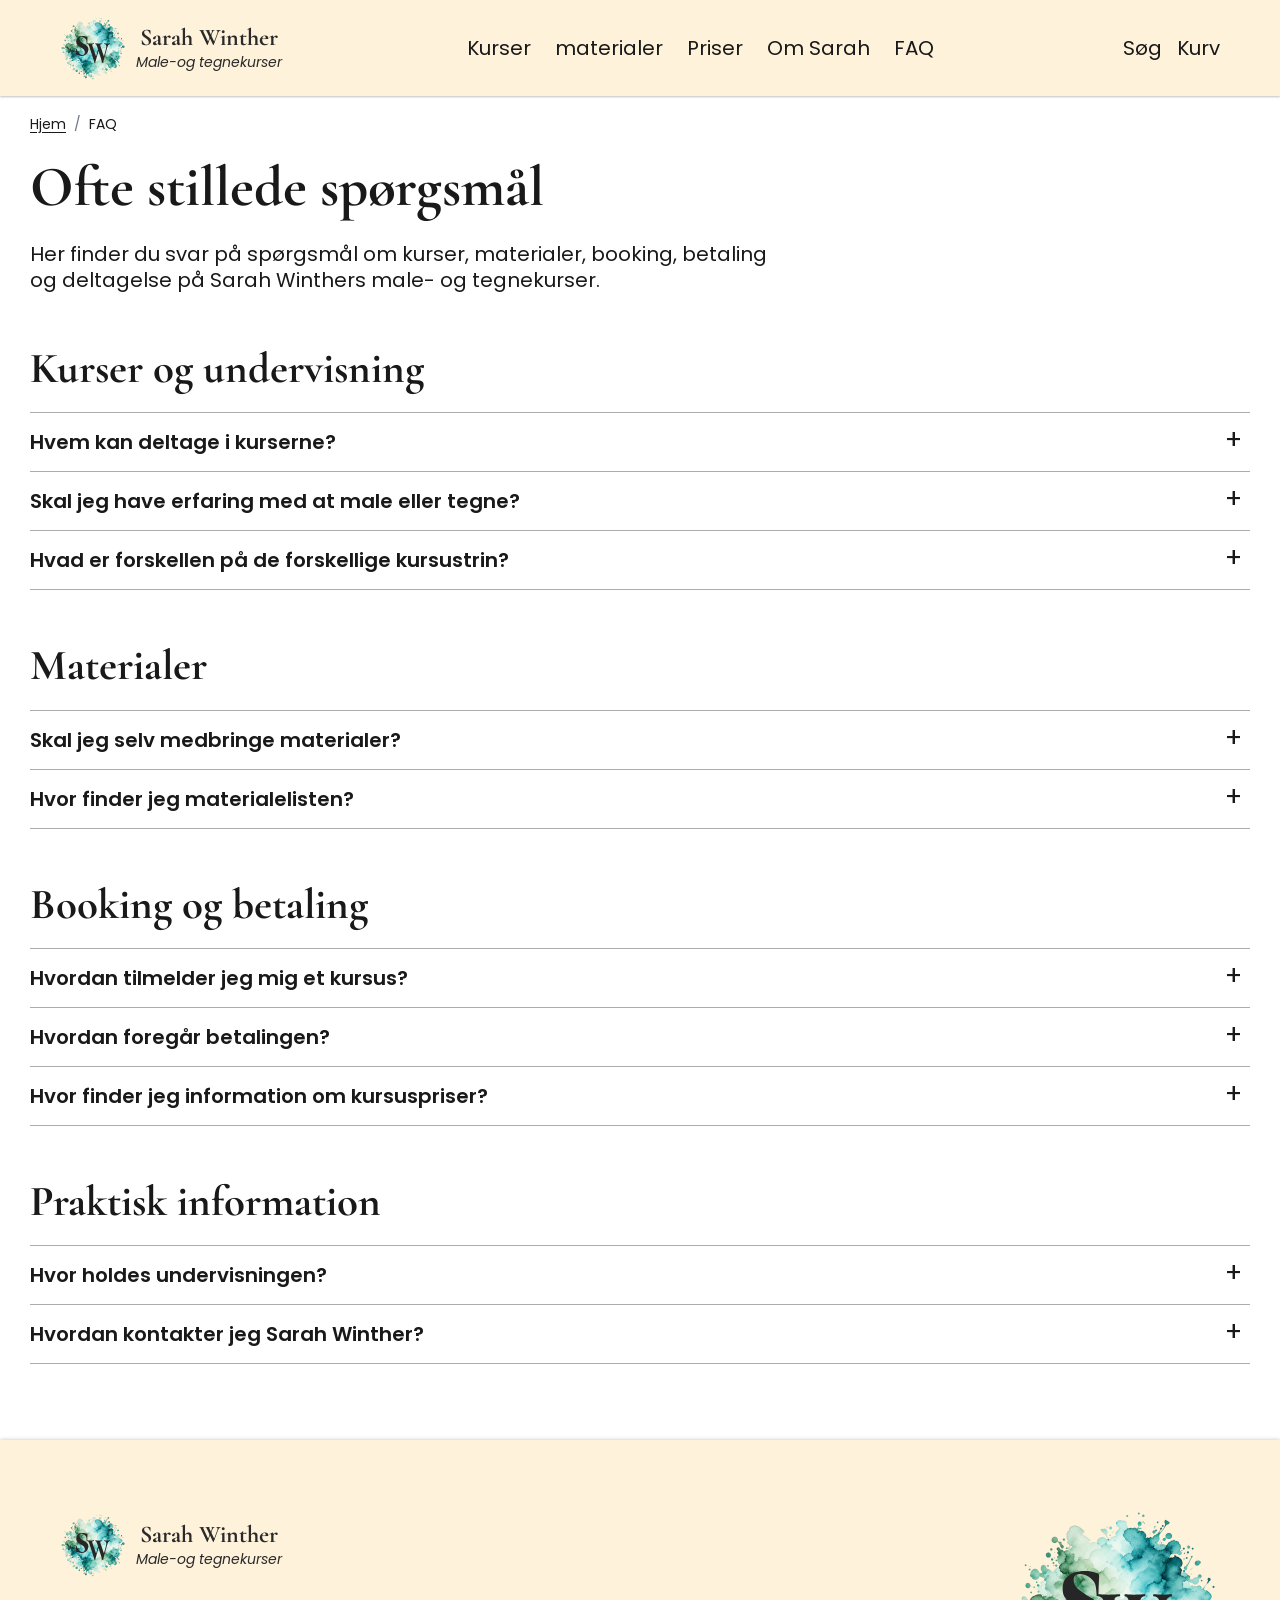
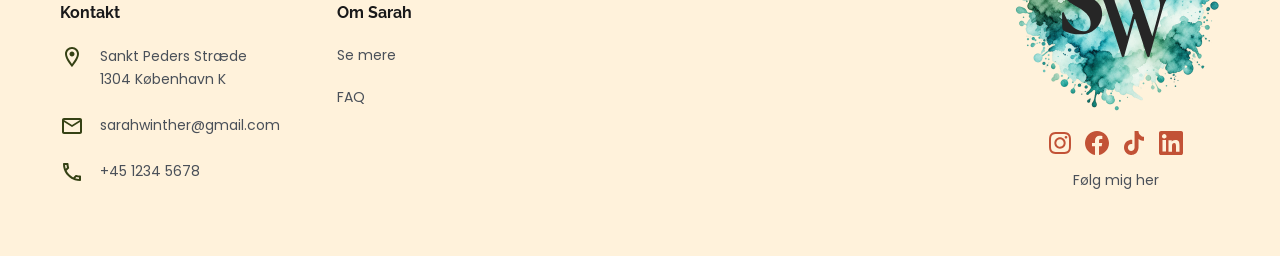
<file: faq.html>
<!doctype html>
<html lang="da">
<head>
  <meta charset="utf-8">
  <meta name="viewport" content="width=device-width, initial-scale=1">
  <title>Ofte stillede spørgsmål | Sarah Winther</title>
  <meta name="description" content="Svar på spørgsmål om male- og tegnekurser, materialer, booking, betaling og undervisning hos Sarah Winther.">
  <script type="application/ld+json">
  {
    "@context": "https://schema.org",
    "@graph": [
      {
        "@type": "WebPage",
        "@id": "https://astabrandt.dk/tema3-seo/faq.html#webpage",
        "name": "Ofte stillede spørgsmål | Sarah Winther",
        "description": "Svar på spørgsmål om male- og tegnekurser, materialer, booking, betaling og undervisning hos Sarah Winther.",
        "url": "https://astabrandt.dk/tema3-seo/faq.html",
        "inLanguage": "da",
        "isPartOf": { "@id": "https://astabrandt.dk/tema3-seo/#website" },
        "publisher": { "@id": "https://astabrandt.dk/tema3-seo/#organization" }
      },
      {
        "@type": "FAQPage",
        "@id": "https://astabrandt.dk/tema3-seo/faq.html#faqpage",
        "url": "https://astabrandt.dk/tema3-seo/faq.html",
        "inLanguage": "da",
        "isPartOf": { "@id": "https://astabrandt.dk/tema3-seo/faq.html#webpage" },
        "mainEntity": [
          {
            "@type": "Question",
            "name": "Hvem kan deltage i kurserne?",
            "acceptedAnswer": { "@type": "Answer", "text": "Kurserne er primært for nybegyndere, men der er også plads til erfarne deltagere. Undervisningen tager udgangspunkt i den enkelte kursists individuelle behov i en fælles undervisning." }
          },
          {
            "@type": "Question",
            "name": "Skal jeg have erfaring med at male eller tegne?",
            "acceptedAnswer": { "@type": "Answer", "text": "Nej. Nybegynder intro er for dig, der ikke har erfaring. Du behøver ingen erfaring." }
          },
          {
            "@type": "Question",
            "name": "Hvad er forskellen på de forskellige kursustrin?",
            "acceptedAnswer": { "@type": "Answer", "text": "Nybegynder intro giver fordybelse i ét tema. Trin 1 er en viderebygning med grundteknikker, Trin 2 bygger videre gennem forskellige temaer, og Trin 3 giver mulighed for at finde din egen streg. Retreat er en uge med fordybelse i inspirerende omgivelser." }
          },
          {
            "@type": "Question",
            "name": "Skal jeg selv medbringe materialer?",
            "acceptedAnswer": { "@type": "Answer", "text": "Du kan komme med de materialer, du allerede har. Materialelisten nævner blandt andet akvarelfarver, skitsebøger, en pensel, sorte vandfaste tuschpenne og køkkenrulle. Se den fulde materialeliste." }
          },
          {
            "@type": "Question",
            "name": "Hvor finder jeg materialelisten?",
            "acceptedAnswer": { "@type": "Answer", "text": "Materialelisten og information om materialepakker findes på materialelistesiden." }
          },
          {
            "@type": "Question",
            "name": "Hvordan tilmelder jeg mig et kursus?",
            "acceptedAnswer": { "@type": "Answer", "text": "På kurssiden kan du vælge et kursus og følge Book-linket til betalingssiden." }
          },
          {
            "@type": "Question",
            "name": "Hvordan foregår betalingen?",
            "acceptedAnswer": { "@type": "Answer", "text": "Betalingssiden viser kort og mobilePay som betalingsmetoder." }
          },
          {
            "@type": "Question",
            "name": "Hvor finder jeg information om kursuspriser?",
            "acceptedAnswer": { "@type": "Answer", "text": "Kurssiden viser priserne for nybegynder intro, Trin 1, Trin 2, Trin 3 og retreat." }
          },
          {
            "@type": "Question",
            "name": "Hvor holdes undervisningen?",
            "acceptedAnswer": { "@type": "Answer", "text": "Undervisningen foregår på Sankt Peders Stræde, 1304 København K. Du kan læse mere om Sarah og undervisningen på Om Sarah-siden." }
          },
          {
            "@type": "Question",
            "name": "Hvordan kontakter jeg Sarah Winther?",
            "acceptedAnswer": { "@type": "Answer", "text": "Du kan kontakte Sarah Winther på sarahwinther@gmail.com eller +45 1234 5678." }
          }
        ]
      }
    ]
  }
  </script>
  <link rel="preconnect" href="https://fonts.googleapis.com">
  <link rel="preconnect" href="https://fonts.gstatic.com" crossorigin>
  <link href="https://fonts.googleapis.com/css2?family=Cormorant+Garamond:wght@600;700&amp;family=Inter:wght@400;500;600&amp;family=Libre+Franklin:wght@700&amp;family=Poppins:ital,wght@0,400;0,700;0,800;1,400&amp;family=Raleway:wght@700&amp;family=Roboto:wght@400&amp;display=swap" rel="stylesheet">
  <link rel="stylesheet" href="assets/css/styles.css">
  <script src="assets/js/menu.js" defer></script>
</head>
<body>
  <a class="skip-link" href="#main-content">Gå til hovedindhold</a>
  <header class="site-header">
    <div class="header-inner">
      <a class="brand" href="index.html" aria-label="Sarah Winther forside">
        <span class="brand-mark"><img src="assets/images/logo-bg.png" alt="" width="65" height="65"><img class="sw" src="assets/images/logo-sw.svg" alt="" width="34" height="27"></span>
        <span class="brand-text"><span class="brand-name">Sarah Winther</span><span class="brand-subtitle">Male-og tegnekurser</span></span>
      </a>
      <nav class="desktop-nav" aria-label="Hovednavigation">
        <ul class="nav-list"><li><a href="book.html">Kurser</a></li><li><a href="materialeliste.html">materialer</a></li><li><a href="book.html">Priser</a></li><li><a href="om-sarah.html">Om Sarah</a></li><li><a href="faq.html" aria-current="page">FAQ</a></li></ul>
      </nav>
      <div class="header-actions"><span>Søg</span><span>Kurv</span></div>
      <button class="menu-toggle" type="button" aria-expanded="false" aria-controls="mobile-menu"><span class="visually-hidden">Menu</span></button>
    </div>
  </header>
  <button class="menu-backdrop" type="button" hidden aria-label="Luk menu"></button>
  <nav class="mobile-drawer" id="mobile-menu" hidden aria-label="Mobilnavigation">
    <ul><li><a href="book.html">Kurser</a></li><li><a href="materialeliste.html">materialer</a></li><li><a href="book.html">Priser</a></li><li><a href="om-sarah.html">Om Sarah</a></li><li><a href="faq.html" aria-current="page">FAQ</a></li></ul>
  </nav>

  <div class="breadcrumb-bar">
    <nav class="breadcrumbs" aria-label="Breadcrumb">
      <ol><li><a href="index.html">Hjem</a></li><li aria-current="page">FAQ</li></ol>
    </nav>
  </div>

  <main id="main-content" class="page-main faq-page" tabindex="-1">
    <section class="section" aria-labelledby="faq-title">
      <h1 id="faq-title">Ofte stillede spørgsmål</h1>
      <p class="faq-intro">Her finder du svar på spørgsmål om kurser, materialer, booking, betaling og deltagelse på Sarah Winthers male- og tegnekurser.</p>

      <div class="faq-groups">
        <section class="faq-group" aria-labelledby="faq-courses-title">
          <h2 id="faq-courses-title">Kurser og undervisning</h2>
          <details class="faq-item">
            <summary>Hvem kan deltage i kurserne?</summary>
            <p class="faq-answer">Kurserne er primært for nybegyndere, men der er også plads til erfarne deltagere. Undervisningen tager udgangspunkt i den enkelte kursists individuelle behov i en fælles undervisning.</p>
          </details>
          <details class="faq-item">
            <summary>Skal jeg have erfaring med at male eller tegne?</summary>
            <p class="faq-answer">Nej. Nybegynder intro er for dig, der ikke har erfaring. Du behøver ingen erfaring.</p>
          </details>
          <details class="faq-item">
            <summary>Hvad er forskellen på de forskellige kursustrin?</summary>
            <p class="faq-answer">Nybegynder intro giver fordybelse i ét tema. Trin 1 er en viderebygning med grundteknikker, Trin 2 bygger videre gennem forskellige temaer, og Trin 3 giver mulighed for at finde din egen streg. Retreat er en uge med fordybelse i inspirerende omgivelser.</p>
          </details>
        </section>

        <section class="faq-group" aria-labelledby="faq-materials-title">
          <h2 id="faq-materials-title">Materialer</h2>
          <details class="faq-item">
            <summary>Skal jeg selv medbringe materialer?</summary>
            <p class="faq-answer">Du kan komme med de materialer, du allerede har. Materialelisten nævner blandt andet akvarelfarver, skitsebøger, en pensel, sorte vandfaste tuschpenne og køkkenrulle. Se den fulde <a href="materialeliste.html">materialeliste</a>.</p>
          </details>
          <details class="faq-item">
            <summary>Hvor finder jeg materialelisten?</summary>
            <p class="faq-answer">Materialelisten og information om materialepakker findes på <a href="materialeliste.html">materialelistesiden</a>.</p>
          </details>
        </section>

        <section class="faq-group" aria-labelledby="faq-booking-title">
          <h2 id="faq-booking-title">Booking og betaling</h2>
          <details class="faq-item">
            <summary>Hvordan tilmelder jeg mig et kursus?</summary>
            <p class="faq-answer">På <a href="book.html">kurssiden</a> kan du vælge et kursus og følge Book-linket til <a href="betaling.html">betalingssiden</a>.</p>
          </details>
          <details class="faq-item">
            <summary>Hvordan foregår betalingen?</summary>
            <p class="faq-answer"><a href="betaling.html">Betalingssiden</a> viser kort og mobilePay som betalingsmetoder.</p>
          </details>
          <details class="faq-item">
            <summary>Hvor finder jeg information om kursuspriser?</summary>
            <p class="faq-answer"><a href="book.html">Kurssiden</a> viser priserne for nybegynder intro, Trin 1, Trin 2, Trin 3 og retreat.</p>
          </details>
        </section>

        <section class="faq-group" aria-labelledby="faq-practical-title">
          <h2 id="faq-practical-title">Praktisk information</h2>
          <details class="faq-item">
            <summary>Hvor holdes undervisningen?</summary>
            <p class="faq-answer">Undervisningen foregår på Sankt Peders Stræde, 1304 København K. Du kan læse mere om Sarah og undervisningen på <a href="om-sarah.html">Om Sarah-siden</a>.</p>
          </details>
          <details class="faq-item">
            <summary>Hvordan kontakter jeg Sarah Winther?</summary>
            <p class="faq-answer">Du kan kontakte Sarah Winther på sarahwinther@gmail.com eller +45 1234 5678.</p>
          </details>
        </section>
      </div>
    </section>
  </main>

  <footer class="site-footer">
    <div class="footer-inner">
      <div class="footer-left">
        <a class="brand" href="index.html"><span class="brand-mark"><img src="assets/images/logo-bg.png" alt="" width="65" height="65"><img class="sw" src="assets/images/logo-sw.svg" alt="" width="34" height="27"></span><span class="brand-text"><span class="brand-name">Sarah Winther</span><span class="brand-subtitle">Male-og tegnekurser</span></span></a>
        <div class="footer-columns">
          <div class="footer-col"><p class="footer-title">Kontakt</p><p class="footer-item"><img src="assets/images/icon-location.svg" alt="" width="24" height="24">Sankt Peders Stræde<br>1304 København K</p><p class="footer-item"><img src="assets/images/icon-email.svg" alt="" width="24" height="24">sarahwinther@gmail.com</p><p class="footer-item"><img src="assets/images/icon-call.svg" alt="" width="24" height="24">+45 1234 5678</p></div>
          <div class="footer-col"><p class="footer-title">Om Sarah</p><a class="muted body-s" href="om-sarah.html">Se mere</a><a class="muted body-s" href="faq.html">FAQ</a><span class="socials footer-socials"><img src="assets/images/icon-instagram.svg" alt="" width="24" height="24"><img src="assets/images/icon-facebook.svg" alt="" width="24" height="24"><img src="assets/images/icon-tiktok.svg" alt="" width="20" height="23"><img src="assets/images/icon-linkedin.svg" alt="" width="22" height="22"></span></div>
        </div>
      </div>
      <div class="footer-logo-large"><span class="brand-mark"><img src="assets/images/logo-bg-large.png" alt="" width="209" height="209"><img class="sw" src="assets/images/logo-sw-large.svg" alt="" width="110" height="86"></span><div class="socials"><img src="assets/images/icon-instagram.svg" alt="" width="24" height="24"><img src="assets/images/icon-facebook.svg" alt="" width="24" height="24"><img src="assets/images/icon-tiktok.svg" alt="" width="20" height="23"><img src="assets/images/icon-linkedin.svg" alt="" width="22" height="22"></div><p class="muted body-s">Følg mig her</p></div>
    </div>
  </footer>
</body>
</html>
</file>
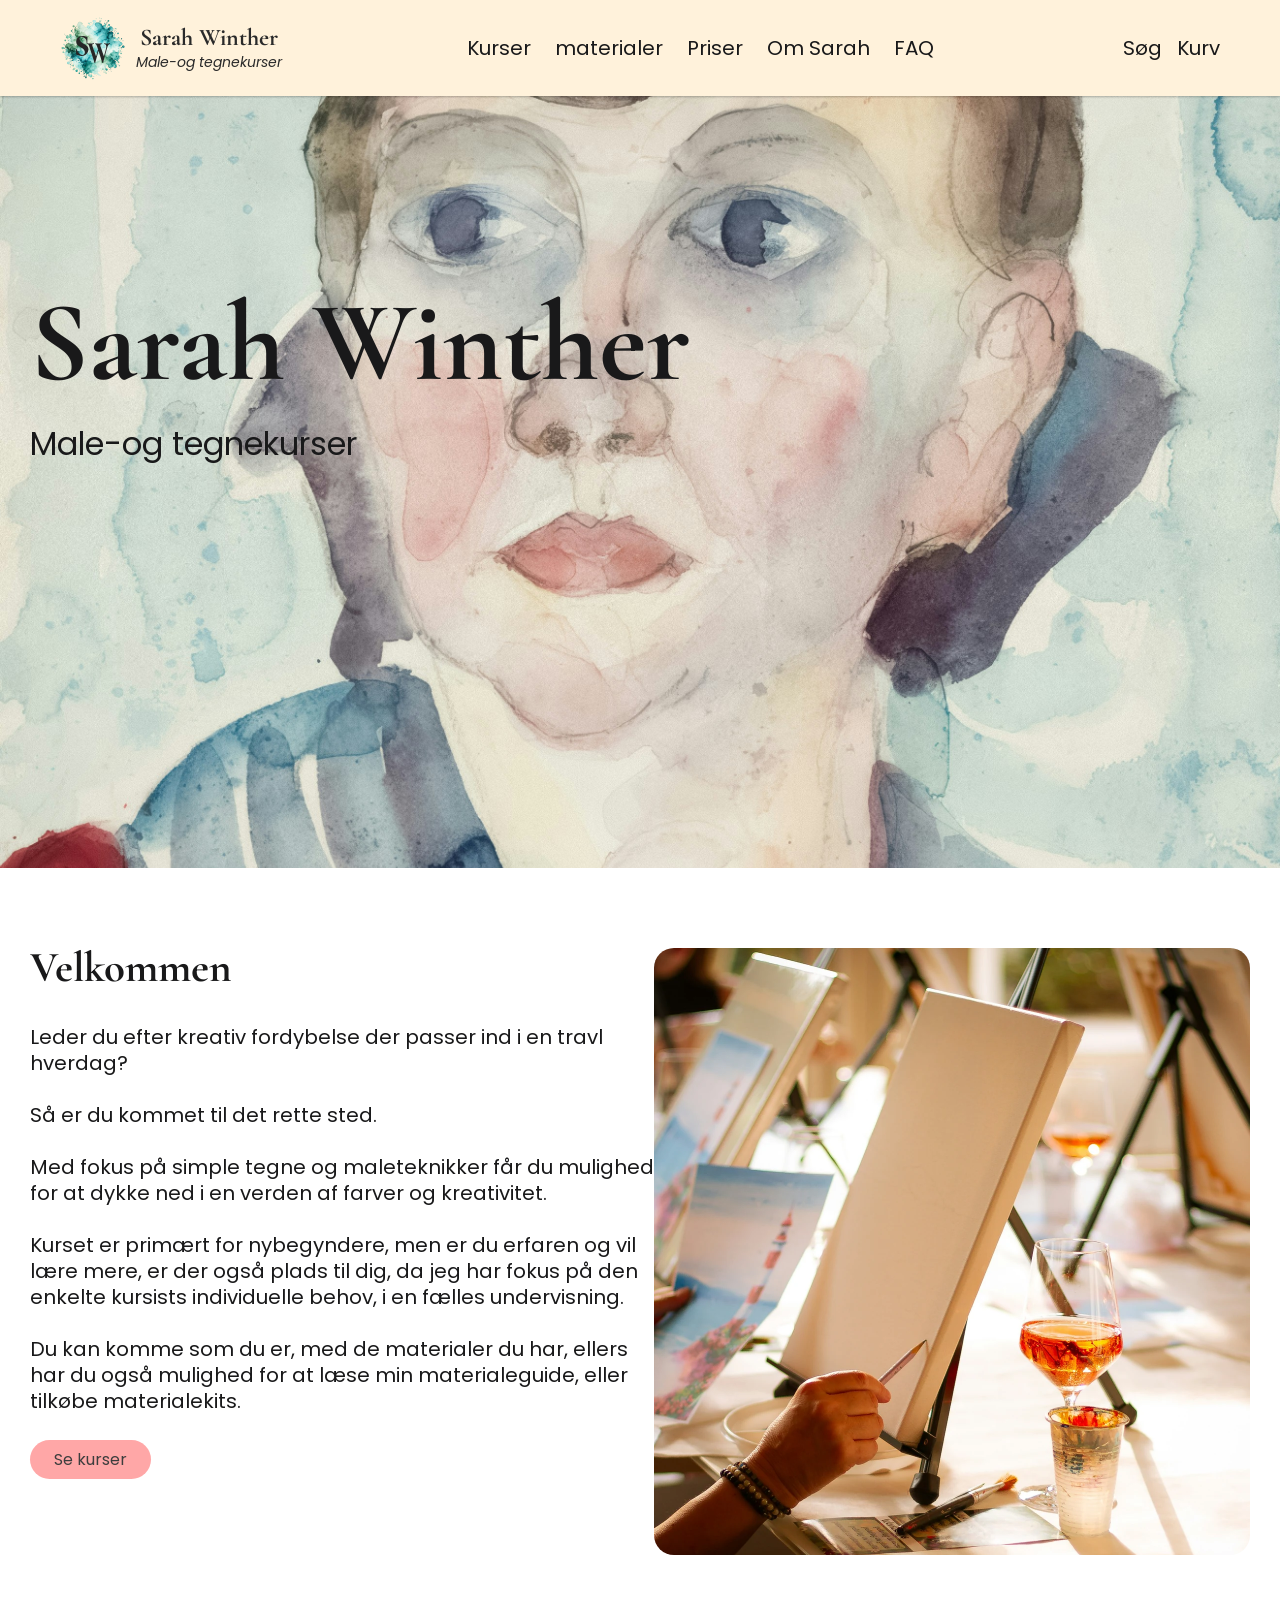
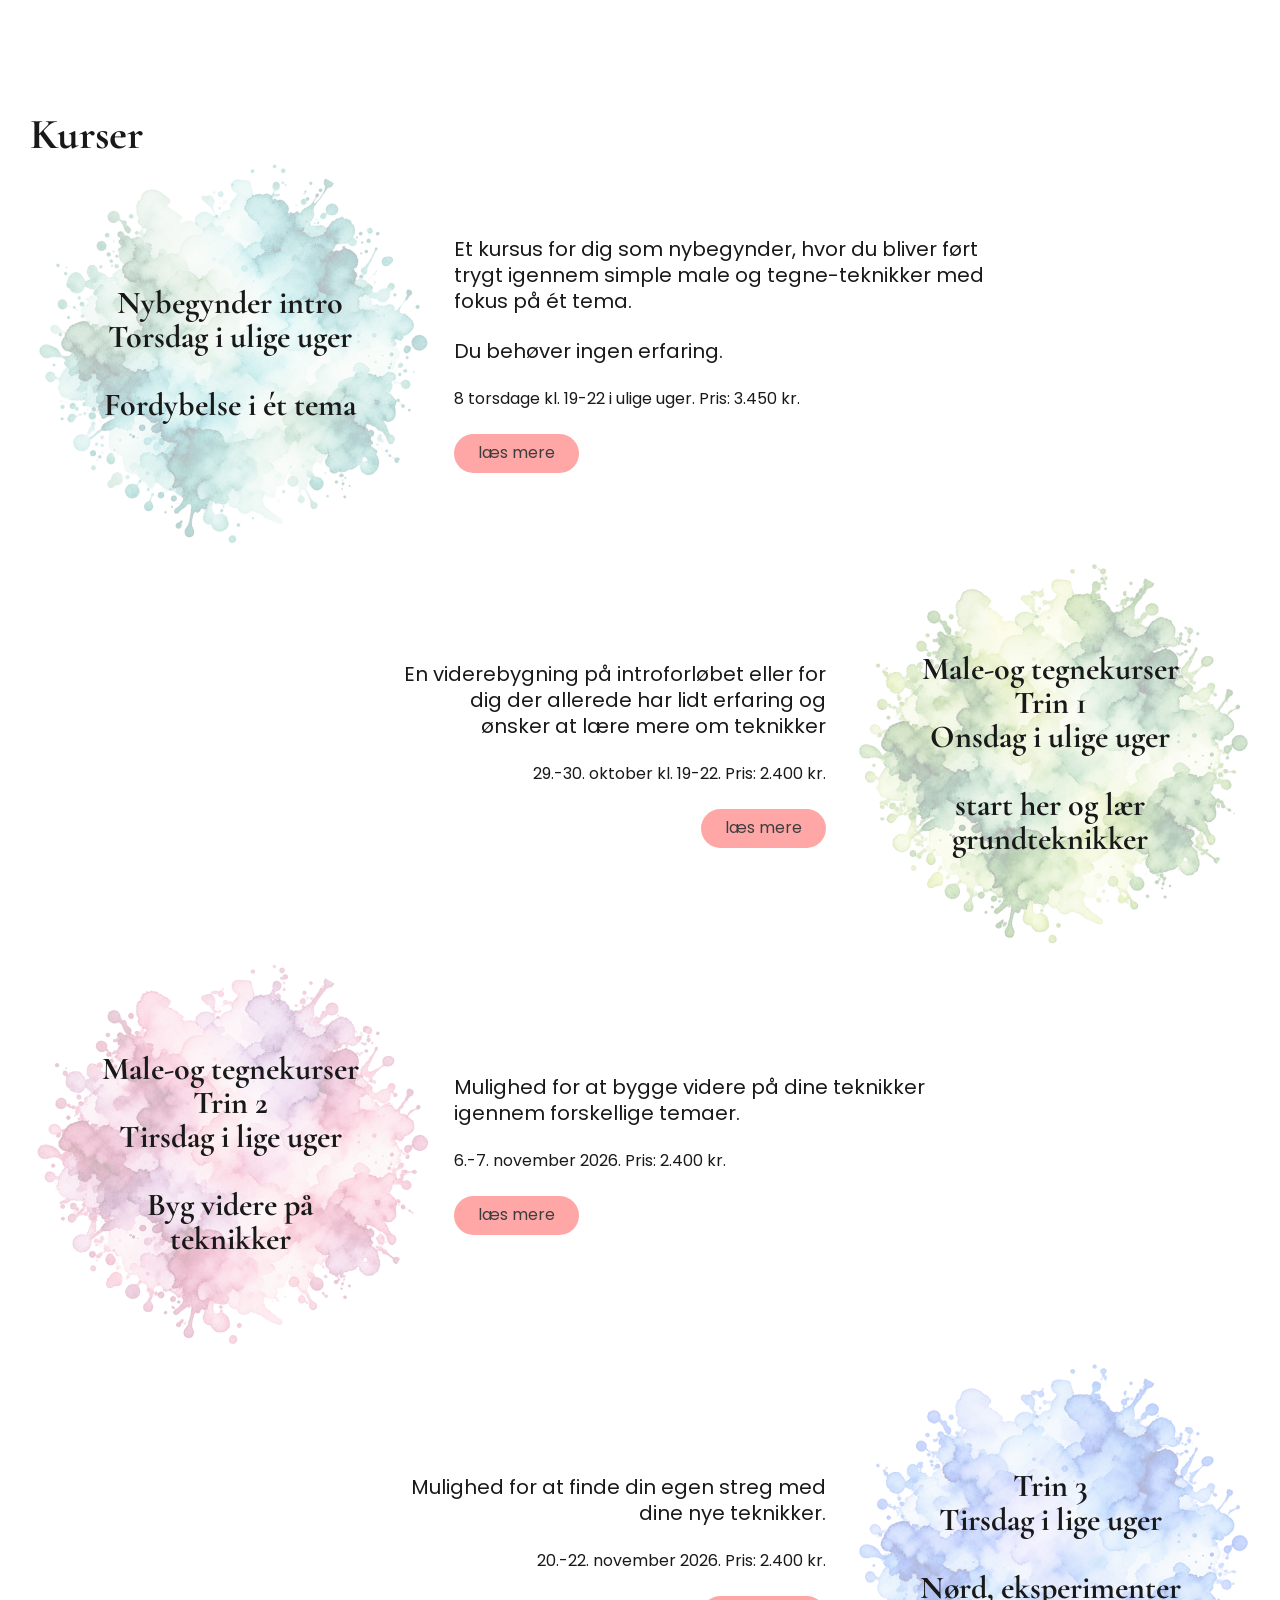
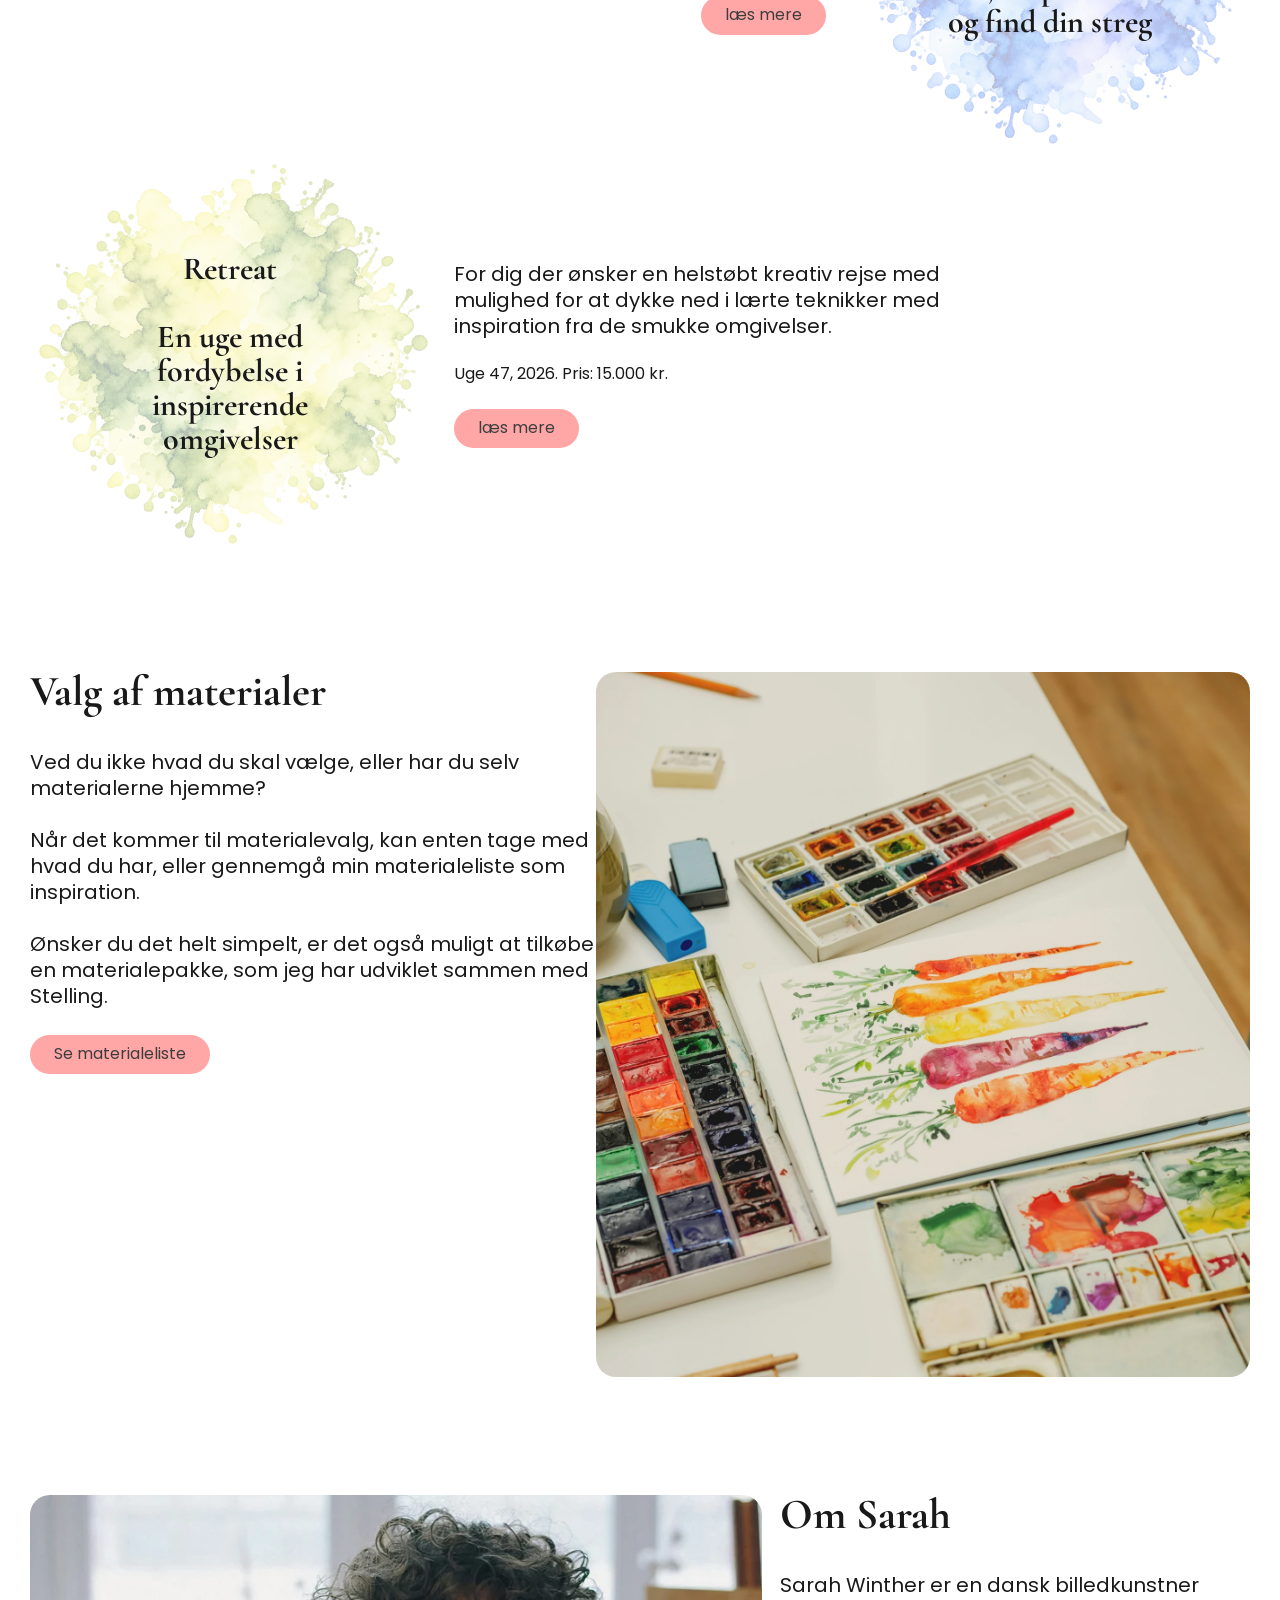
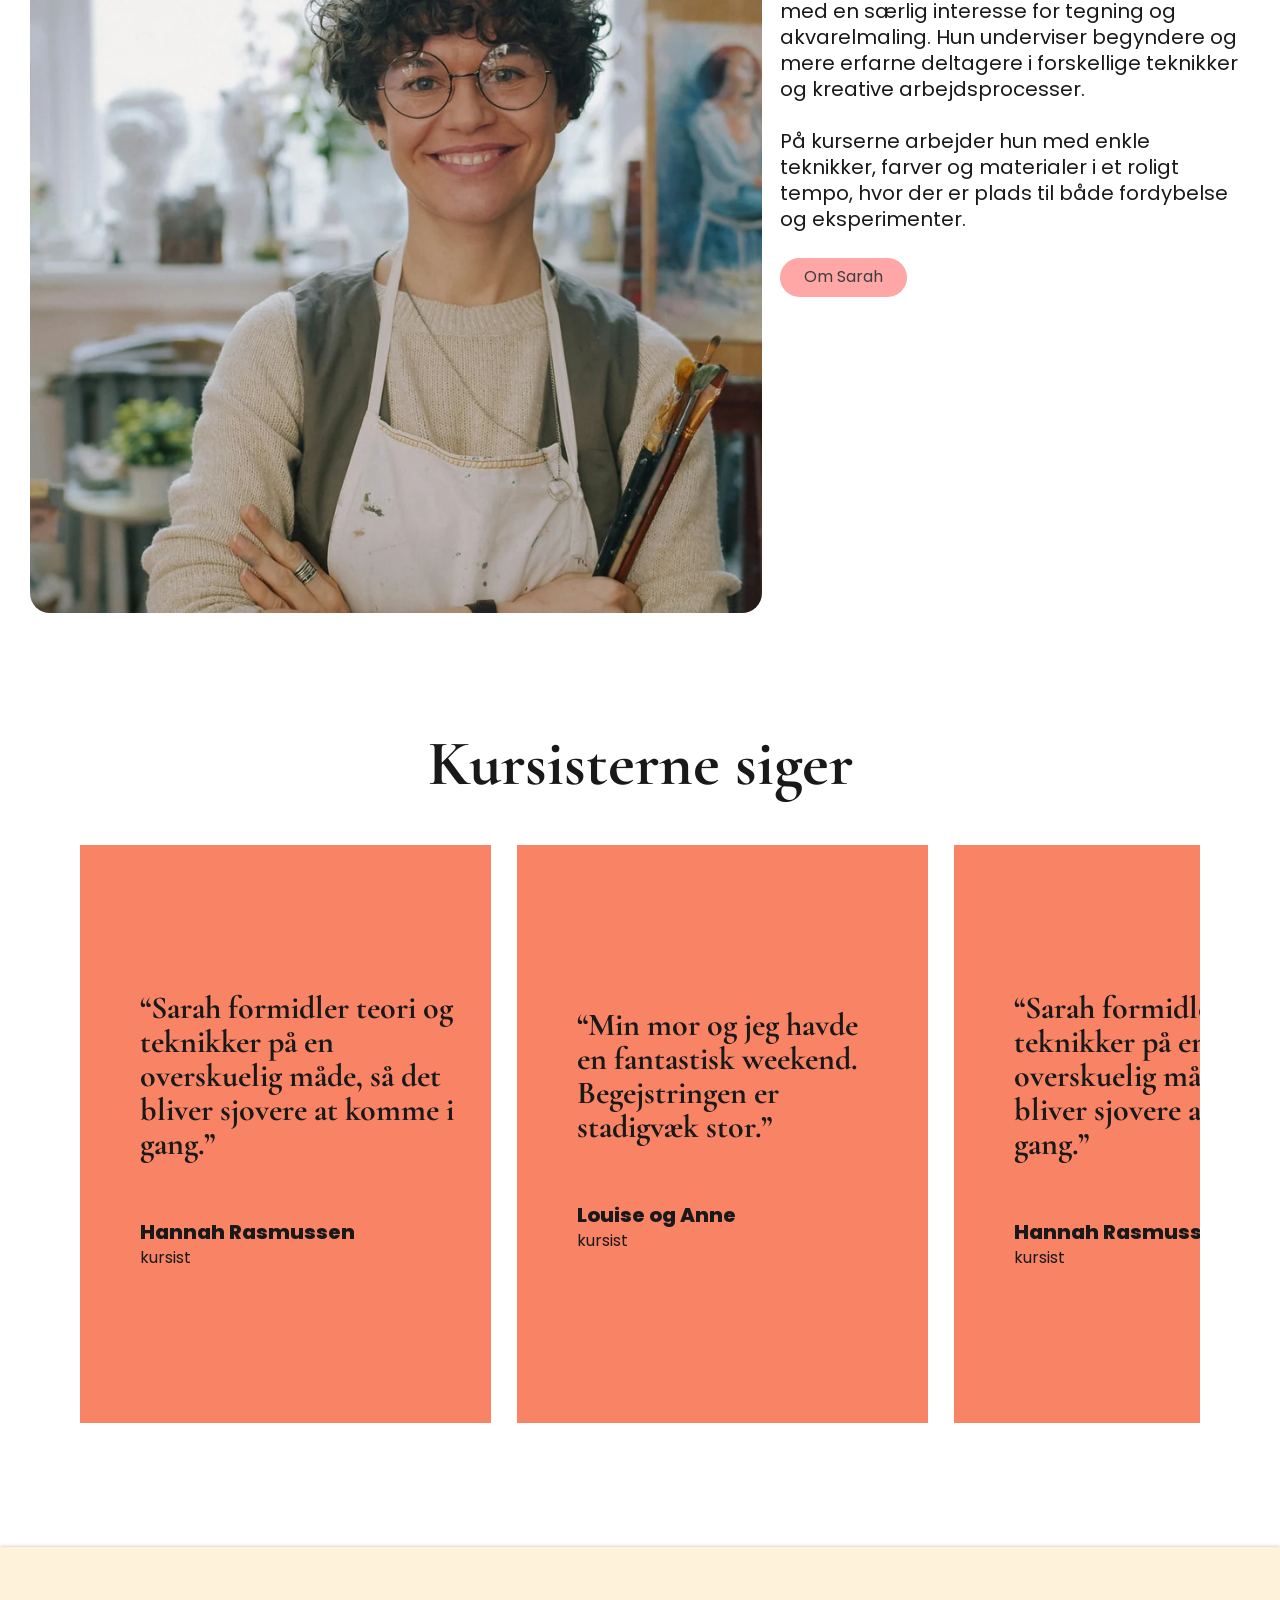
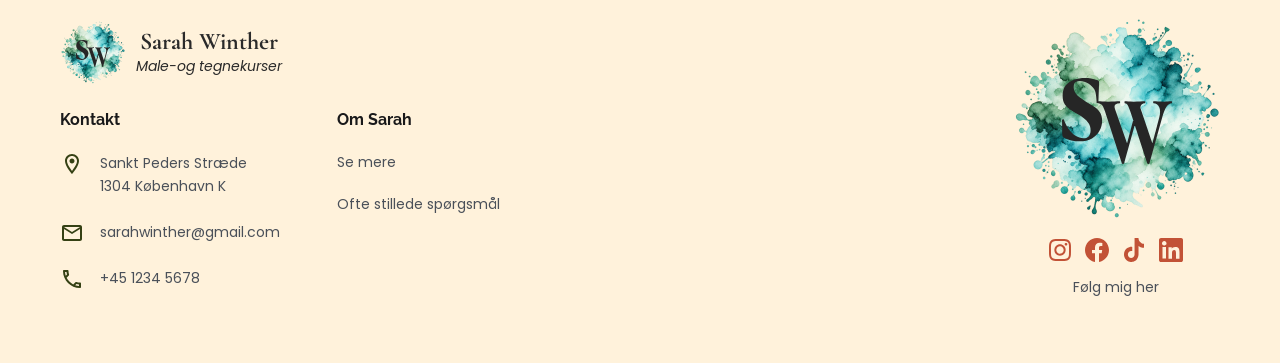
<file: index-geo.html>
<!doctype html>
<html lang="da">
<head>
  <meta charset="utf-8">
  <meta name="viewport" content="width=device-width, initial-scale=1">
  <title>Male- og tegnekurser for begyndere | Sarah Winther</title>
  <meta name="description" content="Male- og tegnekurser for begyndere og øvede med enkle teknikker, materialeguide, materialepakker og priser.">
  <script type="application/ld+json">
  {
    "@context": "https://schema.org",
    "@graph": [
      {
        "@type": "Organization",
        "@id": "https://astabrandt.dk/tema3-seo/#organization",
        "name": "Sarah Winther – Male- og tegnekurser",
        "description": "Male- og tegnekurser med kreativ fordybelse, enkle tegne- og maleteknikker og materialevalg.",
        "url": "https://astabrandt.dk/tema3-seo/",
        "logo": {
          "@type": "ImageObject",
          "url": "https://astabrandt.dk/tema3-seo/assets/images/logo-bg-large.png",
          "width": 418,
          "height": 418
        }
      },
      {
        "@type": "WebSite",
        "@id": "https://astabrandt.dk/tema3-seo/#website",
        "name": "Sarah Winther | Male- og tegnekurser",
        "url": "https://astabrandt.dk/tema3-seo/",
        "inLanguage": "da",
        "publisher": { "@id": "https://astabrandt.dk/tema3-seo/#organization" }
      },
      {
        "@type": "WebPage",
        "@id": "https://astabrandt.dk/tema3-seo/index.html#webpage",
        "name": "Male- og tegnekurser for begyndere | Sarah Winther",
        "description": "Male- og tegnekurser for begyndere og øvede med enkle teknikker, materialeguide, materialepakker og priser.",
        "url": "https://astabrandt.dk/tema3-seo/index.html",
        "inLanguage": "da",
        "isPartOf": { "@id": "https://astabrandt.dk/tema3-seo/#website" },
        "publisher": { "@id": "https://astabrandt.dk/tema3-seo/#organization" }
      },
      {
        "@type": "FAQPage",
        "@id": "https://astabrandt.dk/tema3-seo/index.html#faqpage",
        "url": "https://astabrandt.dk/tema3-seo/index.html#faq",
        "inLanguage": "da",
        "isPartOf": { "@id": "https://astabrandt.dk/tema3-seo/index.html#webpage" },
        "mainEntity": [
          {
            "@type": "Question",
            "name": "Hvilke materialer er nødvendige som nybegynder?",
            "acceptedAnswer": {
              "@type": "Answer",
              "text": "Du kan tage de materialer med, du allerede har. Materialelisten nævner blandt andet akvarelfarver, skitsebøger, en pensel, sorte vandfaste tuschpenne og køkkenrulle."
            }
          },
          {
            "@type": "Question",
            "name": "Kan man købe materialer igennem websitet?",
            "acceptedAnswer": {
              "@type": "Answer",
              "text": "Ja. Det er muligt at tilkøbe materialepakker, som er udviklet sammen med Stelling."
            }
          },
          {
            "@type": "Question",
            "name": "Hvor holdes kurset?",
            "acceptedAnswer": {
              "@type": "Answer",
              "text": "Kurserne holdes på Sankt Peders Stræde, 1304 København K."
            }
          },
          {
            "@type": "Question",
            "name": "Hvem holder kurset?",
            "acceptedAnswer": {
              "@type": "Answer",
              "text": "Kurset holdes af Sarah Winther, som er dansk billedkunstner med interesse for tegning og akvarelmaling. Hun er uddannet fra Det Kongelige Danske Kunstakademi i 2015."
            }
          },
          {
            "@type": "Question",
            "name": "Hvad koster kurserne?",
            "acceptedAnswer": {
              "@type": "Answer",
              "text": "Priserne er 3.450 kr. for nybegynder intro, 2.400 kr. for Trin 1, Trin 2 og Trin 3 samt 15.000 kr. for retreat."
            }
          }
        ]
      },
      {
        "@type": "Course",
        "@id": "https://astabrandt.dk/tema3-seo/index.html#nybegynder-intro",
        "name": "Nybegynder intro",
        "description": "Fordybelse i ét tema. Et kursus for nybegyndere uden krav om erfaring.",
        "provider": { "@id": "https://astabrandt.dk/tema3-seo/#organization" },
        "offers": { "@type": "Offer", "price": "3450", "priceCurrency": "DKK" }
      },
      {
        "@type": "Course",
        "@id": "https://astabrandt.dk/tema3-seo/index.html#trin-1",
        "name": "Male-og tegnekurser – Trin 1",
        "description": "En viderebygning på introforløbet eller for dig, der allerede har lidt erfaring og ønsker at lære mere om teknikker.",
        "provider": { "@id": "https://astabrandt.dk/tema3-seo/#organization" },
        "offers": { "@type": "Offer", "price": "2400", "priceCurrency": "DKK" }
      },
      {
        "@type": "Course",
        "@id": "https://astabrandt.dk/tema3-seo/index.html#trin-2",
        "name": "Male-og tegnekurser – Trin 2",
        "description": "Mulighed for at bygge videre på dine teknikker gennem forskellige temaer.",
        "provider": { "@id": "https://astabrandt.dk/tema3-seo/#organization" },
        "offers": { "@type": "Offer", "price": "2400", "priceCurrency": "DKK" }
      },
      {
        "@type": "Course",
        "@id": "https://astabrandt.dk/tema3-seo/index.html#trin-3",
        "name": "Male-og tegnekurser – Trin 3",
        "description": "Mulighed for at finde din egen streg med dine nye teknikker.",
        "provider": { "@id": "https://astabrandt.dk/tema3-seo/#organization" },
        "offers": { "@type": "Offer", "price": "2400", "priceCurrency": "DKK" }
      },
      {
        "@type": "Course",
        "@id": "https://astabrandt.dk/tema3-seo/index.html#retreat",
        "name": "Retreat",
        "description": "En uge med fordybelse i inspirerende omgivelser og mulighed for en helstøbt kreativ rejse.",
        "provider": { "@id": "https://astabrandt.dk/tema3-seo/#organization" },
        "offers": { "@type": "Offer", "price": "15000", "priceCurrency": "DKK" }
      }
    ]
  }
  </script>
  <link rel="preconnect" href="https://fonts.googleapis.com">
  <link rel="preconnect" href="https://fonts.gstatic.com" crossorigin>
  <link href="https://fonts.googleapis.com/css2?family=Cormorant+Garamond:wght@600;700&amp;family=Inter:wght@400;500;600&amp;family=Libre+Franklin:wght@700&amp;family=Poppins:ital,wght@0,400;0,700;0,800;1,400&amp;family=Raleway:wght@700&amp;family=Roboto:wght@400&amp;display=swap" rel="stylesheet">
  <link rel="stylesheet" href="assets/css/styles.css">
  <link rel="stylesheet" href="assets/css/geo.css">
  <script src="assets/js/menu.js" defer></script>
</head>
<body>
  <a class="skip-link" href="#main-content">Gå til hovedindhold</a>
  <header class="site-header">
    <div class="header-inner">
      <a class="brand" href="index.html" aria-label="Sarah Winther forside">
        <span class="brand-mark"><img src="assets/images/logo-bg.png" alt="" width="65" height="65"><img class="sw" src="assets/images/logo-sw.svg" alt="" width="34" height="27"></span>
        <span class="brand-text"><span class="brand-name">Sarah Winther</span><span class="brand-subtitle">Male-og tegnekurser</span></span>
      </a>
      <nav class="desktop-nav" aria-label="Hovednavigation">
        <ul class="nav-list"><li><a href="#courses-title">Kurser</a></li><li><a href="materialeliste.html">materialer</a></li><li><a href="book.html">Priser</a></li><li><a href="om-sarah.html">Om Sarah</a></li><li><a href="faq.html">FAQ</a></li></ul>
      </nav>
      <div class="header-actions"><span>Søg</span><span>Kurv</span></div>
      <button class="menu-toggle" type="button" aria-expanded="false" aria-controls="mobile-menu"><span class="visually-hidden">Menu</span></button>
    </div>
  </header>
  <button class="menu-backdrop" type="button" hidden aria-label="Luk menu"></button>
  <nav class="mobile-drawer" id="mobile-menu" hidden aria-label="Mobilnavigation">
    <ul><li><a href="#courses-title">Kurser</a></li><li><a href="materialeliste.html">materialer</a></li><li><a href="book.html">Priser</a></li><li><a href="om-sarah.html">Om Sarah</a></li><li><a href="faq.html">FAQ</a></li></ul>
  </nav>

  <main id="main-content" tabindex="-1">
    <section class="hero" aria-labelledby="hero-title">
      <div class="hero-inner">
        <h1 class="hero-title" id="hero-title">Sarah Winther</h1>
        <p class="hero-subtitle">Male-og tegnekurser</p>
      </div>
    </section>

    <div class="landing-stack">
      <section class="section split landing-about" id="omkurset">
        <div class="text-block body-m">
          <h2>Velkommen</h2>
          <p>Leder du efter kreativ fordybelse der passer ind i en travl hverdag?</p>
          <p>Så er du kommet til det rette sted.</p>
          <p>Med fokus på simple tegne og maleteknikker får du mulighed for at dykke ned i en verden af farver og kreativitet.</p>
          <p>Kurset er primært for nybegyndere, men er du erfaren og vil lære mere, er der også plads til dig, da jeg har fokus på den enkelte kursists individuelle behov, i en fælles undervisning.</p>
          <p>Du kan komme som du er, med de materialer du har, ellers har du også mulighed for at læse min materialeguide, eller tilkøbe materialekits.</p>
          <p><a class="cta cta-pink" href="#courses-title">Se kurser</a></p>
        </div>
        <figure class="image-card"><img src="assets/images/om-kurset.webp" alt="Tegne- og malebord med papir, pensler og farver" width="596" height="607" loading="lazy"></figure>
      </section>

      <section class="section courses-home" aria-labelledby="courses-title">
        <h2 id="courses-title">Kurser</h2>
        <div class="course-scroll">
          <article class="course-feature">
            <div class="course-bubble"><img src="assets/images/course-1.webp" alt="" width="400" height="400" loading="lazy"><h3>Nybegynder intro<br>Torsdag i ulige uger<br><br>Fordybelse i ét tema</h3></div>
            <div class="course-copy"><p>Et kursus for dig som nybegynder, hvor du bliver ført trygt igennem simple male og tegne-teknikker med fokus på ét tema.</p><p>Du behøver ingen erfaring.</p><p class="geo-course-details">8 torsdage kl. 19-22 i ulige uger. Pris: 3.450 kr.</p><a class="cta cta-pink" href="book.html">læs mere</a></div>
          </article>
          <article class="course-feature right">
            <div class="course-copy"><p>En viderebygning på introforløbet eller for dig der allerede har lidt erfaring og ønsker at lære mere om teknikker</p><p class="geo-course-details">29.-30. oktober kl. 19-22. Pris: 2.400 kr.</p><a class="cta cta-pink" href="book.html">læs mere</a></div>
            <div class="course-bubble"><img src="assets/images/course-2.webp" alt="" width="400" height="400" loading="lazy"><h3>Male-og tegnekurser<br>Trin 1<br>Onsdag i ulige uger<br><br>start her og lær grundteknikker</h3></div>
          </article>
          <article class="course-feature">
            <div class="course-bubble"><img src="assets/images/course-3.webp" alt="" width="400" height="400" loading="lazy"><h3>Male-og tegnekurser<br>Trin 2<br>Tirsdag i lige uger<br><br>Byg videre på teknikker</h3></div>
            <div class="course-copy"><p>Mulighed for at bygge videre på dine teknikker igennem forskellige temaer.</p><p class="geo-course-details">6.-7. november 2026. Pris: 2.400 kr.</p><a class="cta cta-pink" href="book.html">læs mere</a></div>
          </article>
          <article class="course-feature right">
            <div class="course-copy"><p>Mulighed for at finde din egen streg med dine nye teknikker.</p><p class="geo-course-details">20.-22. november 2026. Pris: 2.400 kr.</p><a class="cta cta-pink" href="book.html">læs mere</a></div>
            <div class="course-bubble"><img src="assets/images/course-4.webp" alt="" width="400" height="400" loading="lazy"><h3>Trin 3<br>Tirsdag i lige uger<br><br>Nørd, eksperimenter og find din streg</h3></div>
          </article>
          <article class="course-feature">
            <div class="course-bubble"><img src="assets/images/course-5.webp" alt="" width="400" height="400" loading="lazy"><h3>Retreat<br><br>En uge med fordybelse i inspirerende omgivelser</h3></div>
            <div class="course-copy"><p>For dig der ønsker en helstøbt kreativ rejse med mulighed for at dykke ned i lærte teknikker med inspiration fra de smukke omgivelser.</p><p class="geo-course-details">Uge 47, 2026. Pris: 15.000 kr.</p><a class="cta cta-pink" href="book.html">læs mere</a></div>
          </article>
        </div>
      </section>

      <section class="section split material">
        <div class="text-block body-m">
          <h2>Valg af materialer</h2>
          <p>Ved du ikke hvad du skal vælge, eller har du selv materialerne hjemme?</p>
          <p>Når det kommer til materialevalg, kan enten tage med hvad du har, eller gennemgå min materialeliste som inspiration.</p>
          <p>Ønsker du det helt simpelt, er det også muligt at tilkøbe en materialepakke, som jeg har udviklet sammen med Stelling.</p>
          <p><a class="cta cta-pink" href="materialeliste.html">Se materialeliste</a></p>
        </div>
        <figure class="image-card"><img src="assets/images/materialevalg.webp" alt="Akvarelfarver og farveprøver på papir" width="729" height="705" loading="lazy"></figure>
      </section>

      <section class="section split reverse sarah-split">
        <figure class="image-card"><img src="assets/images/sarah.webp" alt="Sarah Winther i atelier med pensler" width="732" height="718" loading="lazy"></figure>
        <div class="text-block body-m">
          <h2>Om Sarah</h2>
          <p>Sarah Winther er en dansk billedkunstner med en særlig interesse for tegning og akvarelmaling. Hun underviser begyndere og mere erfarne deltagere i forskellige teknikker og kreative arbejdsprocesser.</p>
          <p>På kurserne arbejder hun med enkle teknikker, farver og materialer i et roligt tempo, hvor der er plads til både fordybelse og eksperimenter.</p>
          <p><a class="cta cta-pink" href="om-sarah.html">Om Sarah</a></p>
        </div>
      </section>

      <section class="section testimonials" aria-labelledby="testimonials-title">
        <h2 id="testimonials-title">Kursisterne siger</h2>
        <div class="testimonial-row">
          <div class="testimonial-card"><blockquote>“Sarah formidler teori og teknikker på en overskuelig måde, så det bliver sjovere at komme i gang.”</blockquote><cite>Hannah Rasmussen</cite><span>kursist</span></div>
          <div class="testimonial-card"><blockquote>“Min mor og jeg havde en fantastisk weekend. Begejstringen er stadigvæk stor.”</blockquote><cite>Louise og Anne</cite><span>kursist</span></div>
          <div class="testimonial-card"><blockquote>“Sarah formidler teori og teknikker på en overskuelig måde, så det bliver sjovere at komme i gang.”</blockquote><cite>Hannah Rasmussen</cite><span>kursist</span></div>
          <div class="testimonial-card"><blockquote>“Sarah formidler teori og teknikker på en overskuelig måde, så det bliver sjovere at komme i gang.”</blockquote><cite>Hannah Rasmussen</cite><span>kursist</span></div>
        </div>
      </section>

      <!--<section class="section geo-faq" id="faq" aria-labelledby="faq-title">
        <h2 id="faq-title">Ofte stillede spørgsmål</h2>
        <div class="geo-faq-list">
          <article class="geo-faq-item">
            <h3>Hvilke materialer er nødvendige som nybegynder?</h3>
            <p>Du kan tage de materialer med, du allerede har. Materialelisten nævner blandt andet akvarelfarver, skitsebøger, en pensel, sorte vandfaste tuschpenne og køkkenrulle.</p>
            <a class="cta cta-pink" href="materialeliste.html">Se mere</a>
          </article>
          <article class="geo-faq-item">
            <h3>Kan man købe materialer igennem websitet?</h3>
            <p>Ja. Det er muligt at tilkøbe materialepakker, som er udviklet sammen med Stelling.</p>
            <a class="cta cta-pink" href="materialeliste.html">Se mere</a>
          </article>
          <article class="geo-faq-item">
            <h3>Hvor holdes kurset?</h3>
            <p>Kurserne holdes på Sankt Peders Stræde, 1304 København K.</p>
            <a class="cta cta-pink" href="om-sarah.html">Se mere</a>
          </article>
          <article class="geo-faq-item">
            <h3>Hvem holder kurset?</h3>
            <p>Kurset holdes af Sarah Winther, som er dansk billedkunstner med interesse for tegning og akvarelmaling. Hun er uddannet fra Det Kongelige Danske Kunstakademi i 2015.</p>
            <a class="cta cta-pink" href="om-sarah.html">Se mere</a>
          </article>
          <article class="geo-faq-item">
            <h3>Hvad koster kurserne?</h3>
            <p>Priserne er 3.450 kr. for nybegynder intro, 2.400 kr. for Trin 1, Trin 2 og Trin 3 samt 15.000 kr. for retreat.</p>
            <a class="cta cta-pink" href="book.html">Se mere</a>
          </article>
        </div>

        <div class="course-comparison-wrap">
          <table class="course-comparison">
            <caption>Overblik over kurser, beskrivelser og priser</caption>
            <thead>
              <tr>
                <th scope="col">Kursusnavn</th>
                <th scope="col">Kursusbeskrivelse</th>
                <th scope="col">Pris</th>
              </tr>
            </thead>
            <tbody>
              <tr>
                <th scope="row">Nybegynder intro</th>
                <td>Fordybelse i ét tema. Et kursus for nybegyndere uden krav om erfaring.</td>
                <td>3.450 kr.</td>
              </tr>
              <tr>
                <th scope="row">Male-og tegnekurser – Trin 1</th>
                <td>En viderebygning på introforløbet eller for dig, der allerede har lidt erfaring og ønsker at lære mere om teknikker.</td>
                <td>2.400 kr.</td>
              </tr>
              <tr>
                <th scope="row">Male-og tegnekurser – Trin 2</th>
                <td>Mulighed for at bygge videre på dine teknikker gennem forskellige temaer.</td>
                <td>2.400 kr.</td>
              </tr>
              <tr>
                <th scope="row">Male-og tegnekurser – Trin 3</th>
                <td>Mulighed for at finde din egen streg med dine nye teknikker.</td>
                <td>2.400 kr.</td>
              </tr>
              <tr>
                <th scope="row">Retreat</th>
                <td>En uge med fordybelse i inspirerende omgivelser og mulighed for en helstøbt kreativ rejse.</td>
                <td>15.000 kr.</td>
              </tr>
            </tbody>
          </table>
        </div>
      </section>-->
    </div>
  </main>

  <footer class="site-footer">
    <div class="footer-inner">
      <div class="footer-left">
        <a class="brand" href="index.html"><span class="brand-mark"><img src="assets/images/logo-bg.png" alt="" width="65" height="65"><img class="sw" src="assets/images/logo-sw.svg" alt="" width="34" height="27"></span><span class="brand-text"><span class="brand-name">Sarah Winther</span><span class="brand-subtitle">Male-og tegnekurser</span></span></a>
        <div class="footer-columns">
          <div class="footer-col"><p class="footer-title">Kontakt</p><p class="footer-item"><img src="assets/images/icon-location.svg" alt="" width="24" height="24">Sankt Peders Stræde<br>1304 København K</p><p class="footer-item"><img src="assets/images/icon-email.svg" alt="" width="24" height="24">sarahwinther@gmail.com</p><p class="footer-item"><img src="assets/images/icon-call.svg" alt="" width="24" height="24">+45 1234 5678</p></div>
          <div class="footer-col"><p class="footer-title">Om Sarah</p><a class="muted body-s" href="om-sarah.html">Se mere</a><a class="muted body-s" href="faq.html">Ofte stillede spørgsmål</a><span class="socials footer-socials"><img src="assets/images/icon-instagram.svg" alt="" width="24" height="24"><img src="assets/images/icon-facebook.svg" alt="" width="24" height="24"><img src="assets/images/icon-tiktok.svg" alt="" width="20" height="23"><img src="assets/images/icon-linkedin.svg" alt="" width="22" height="22"></span></div>
        </div>
      </div>
      <div class="footer-logo-large"><span class="brand-mark"><img src="assets/images/logo-bg-large.png" alt="" width="209" height="209"><img class="sw" src="assets/images/logo-sw-large.svg" alt="" width="110" height="86"></span><div class="socials"><img src="assets/images/icon-instagram.svg" alt="" width="24" height="24"><img src="assets/images/icon-facebook.svg" alt="" width="24" height="24"><img src="assets/images/icon-tiktok.svg" alt="" width="20" height="23"><img src="assets/images/icon-linkedin.svg" alt="" width="22" height="22"></div><p class="muted body-s">Følg mig her</p></div>
    </div>
  </footer>
</body>
</html>
</file>
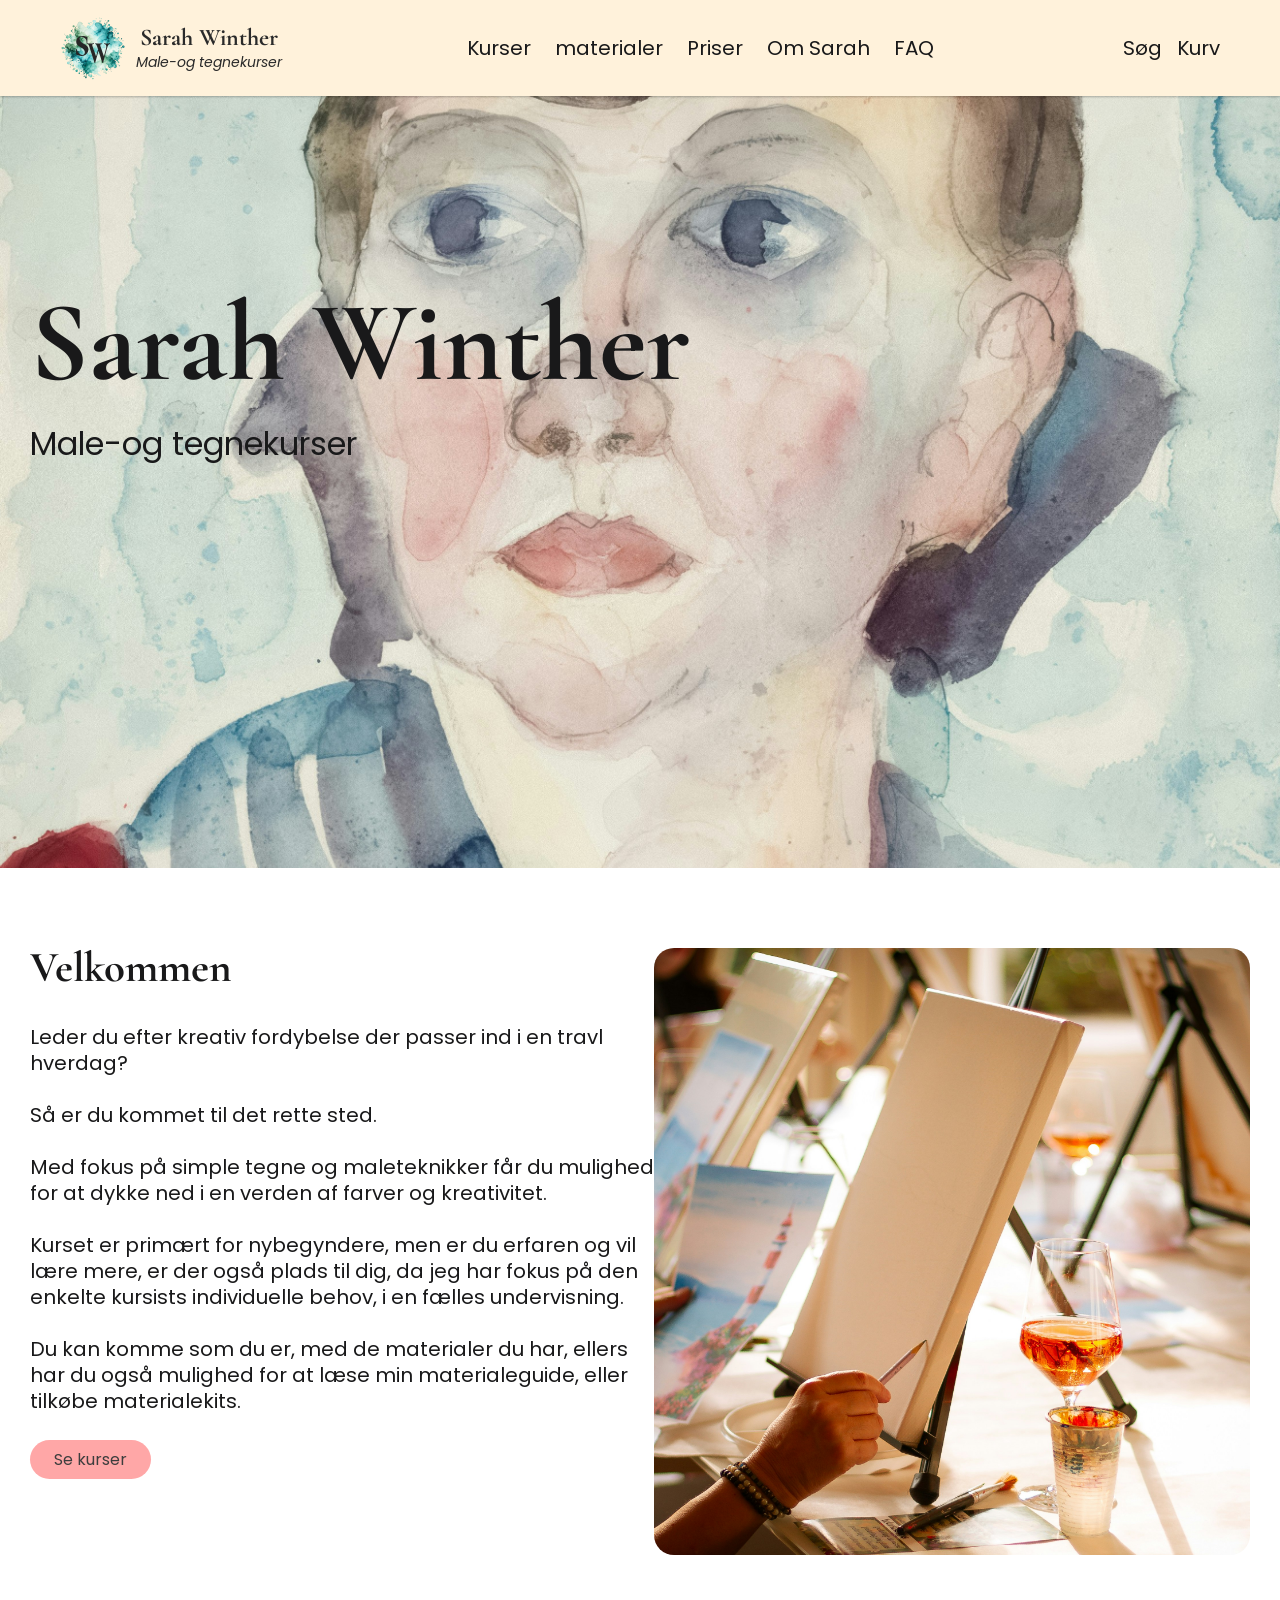
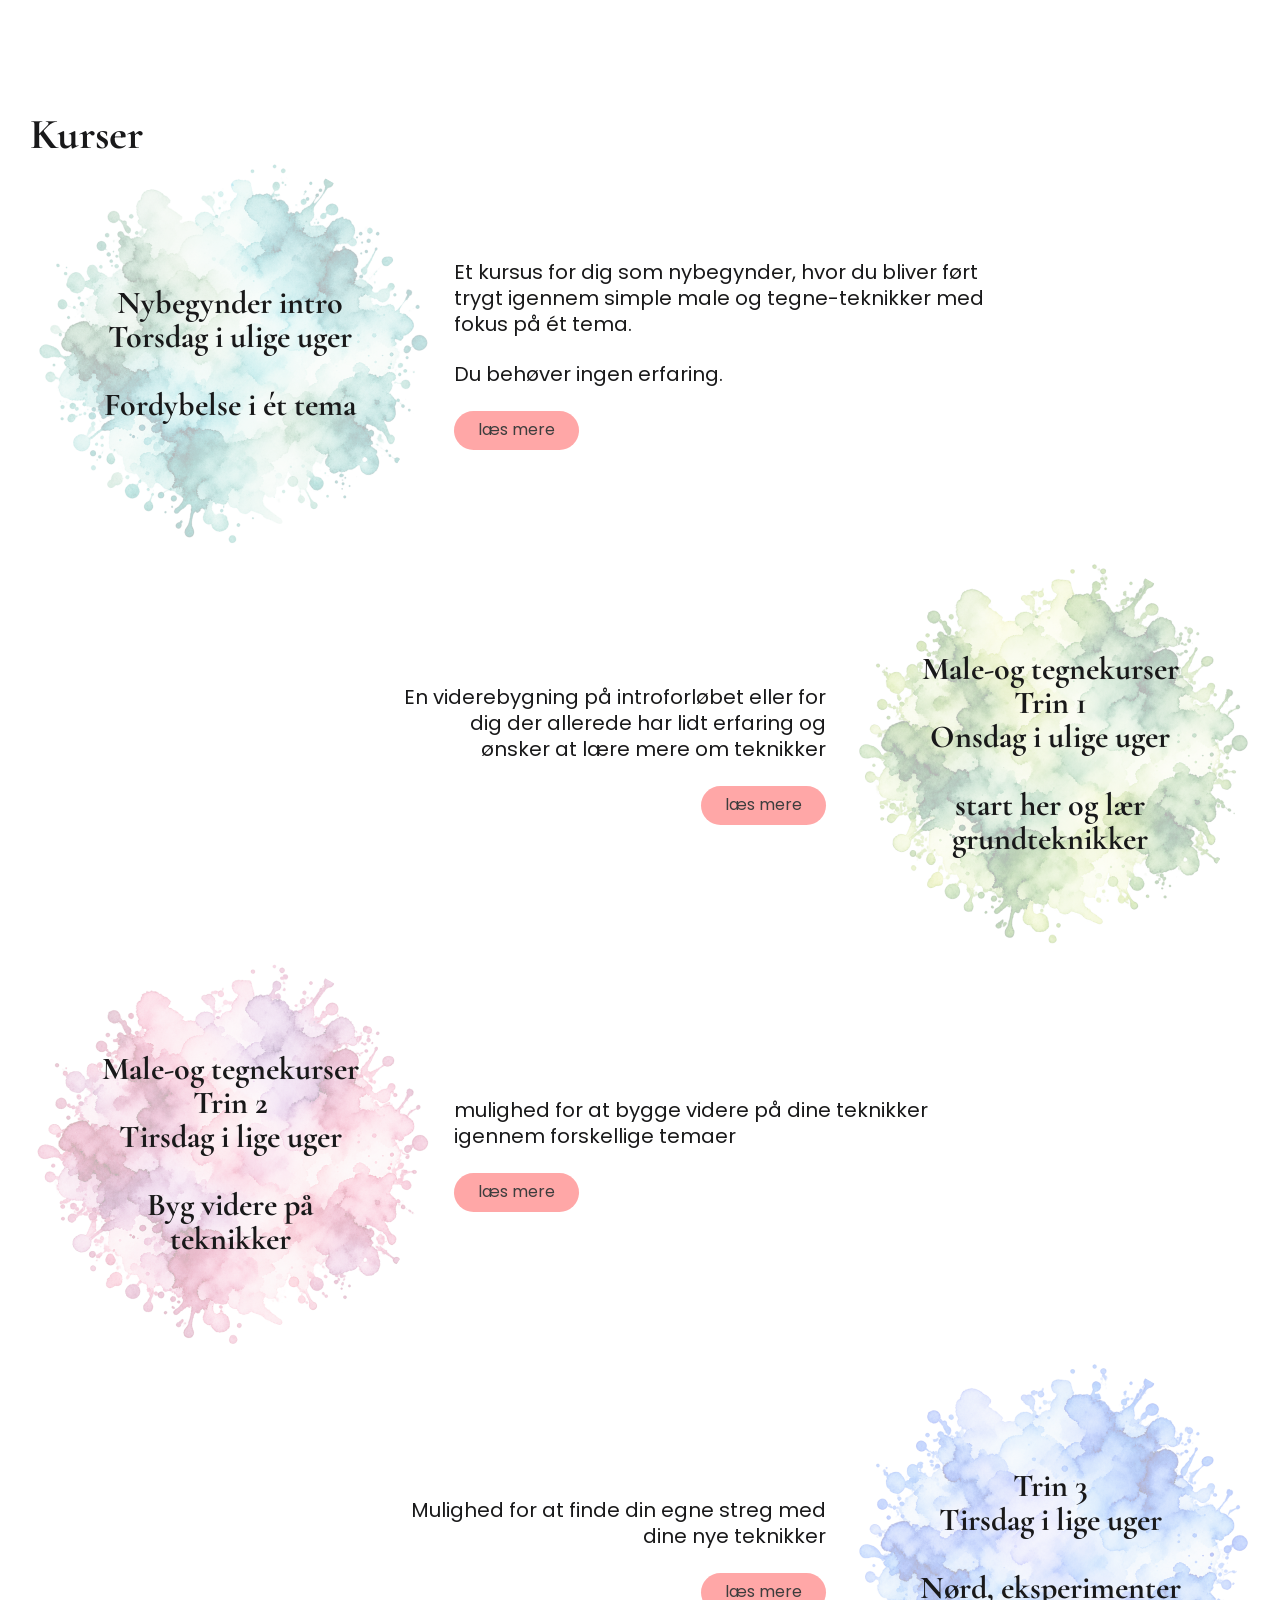
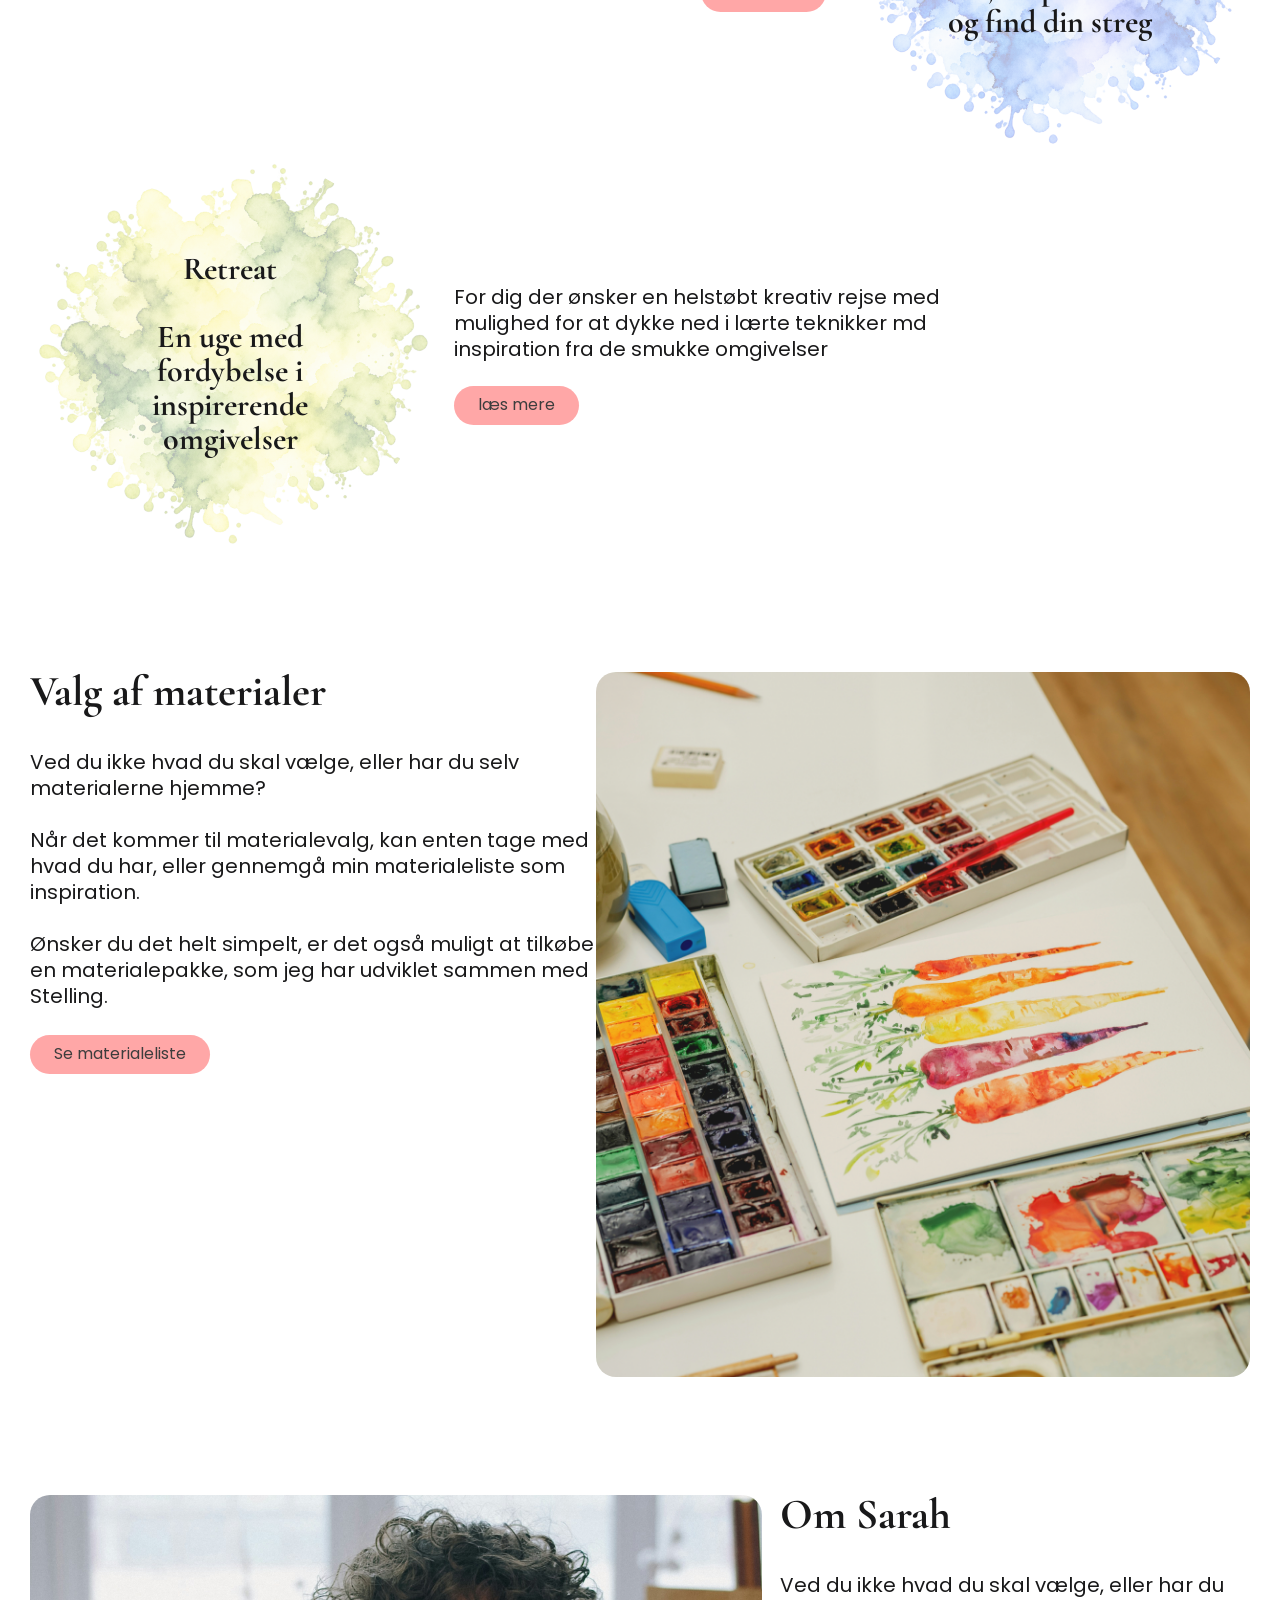
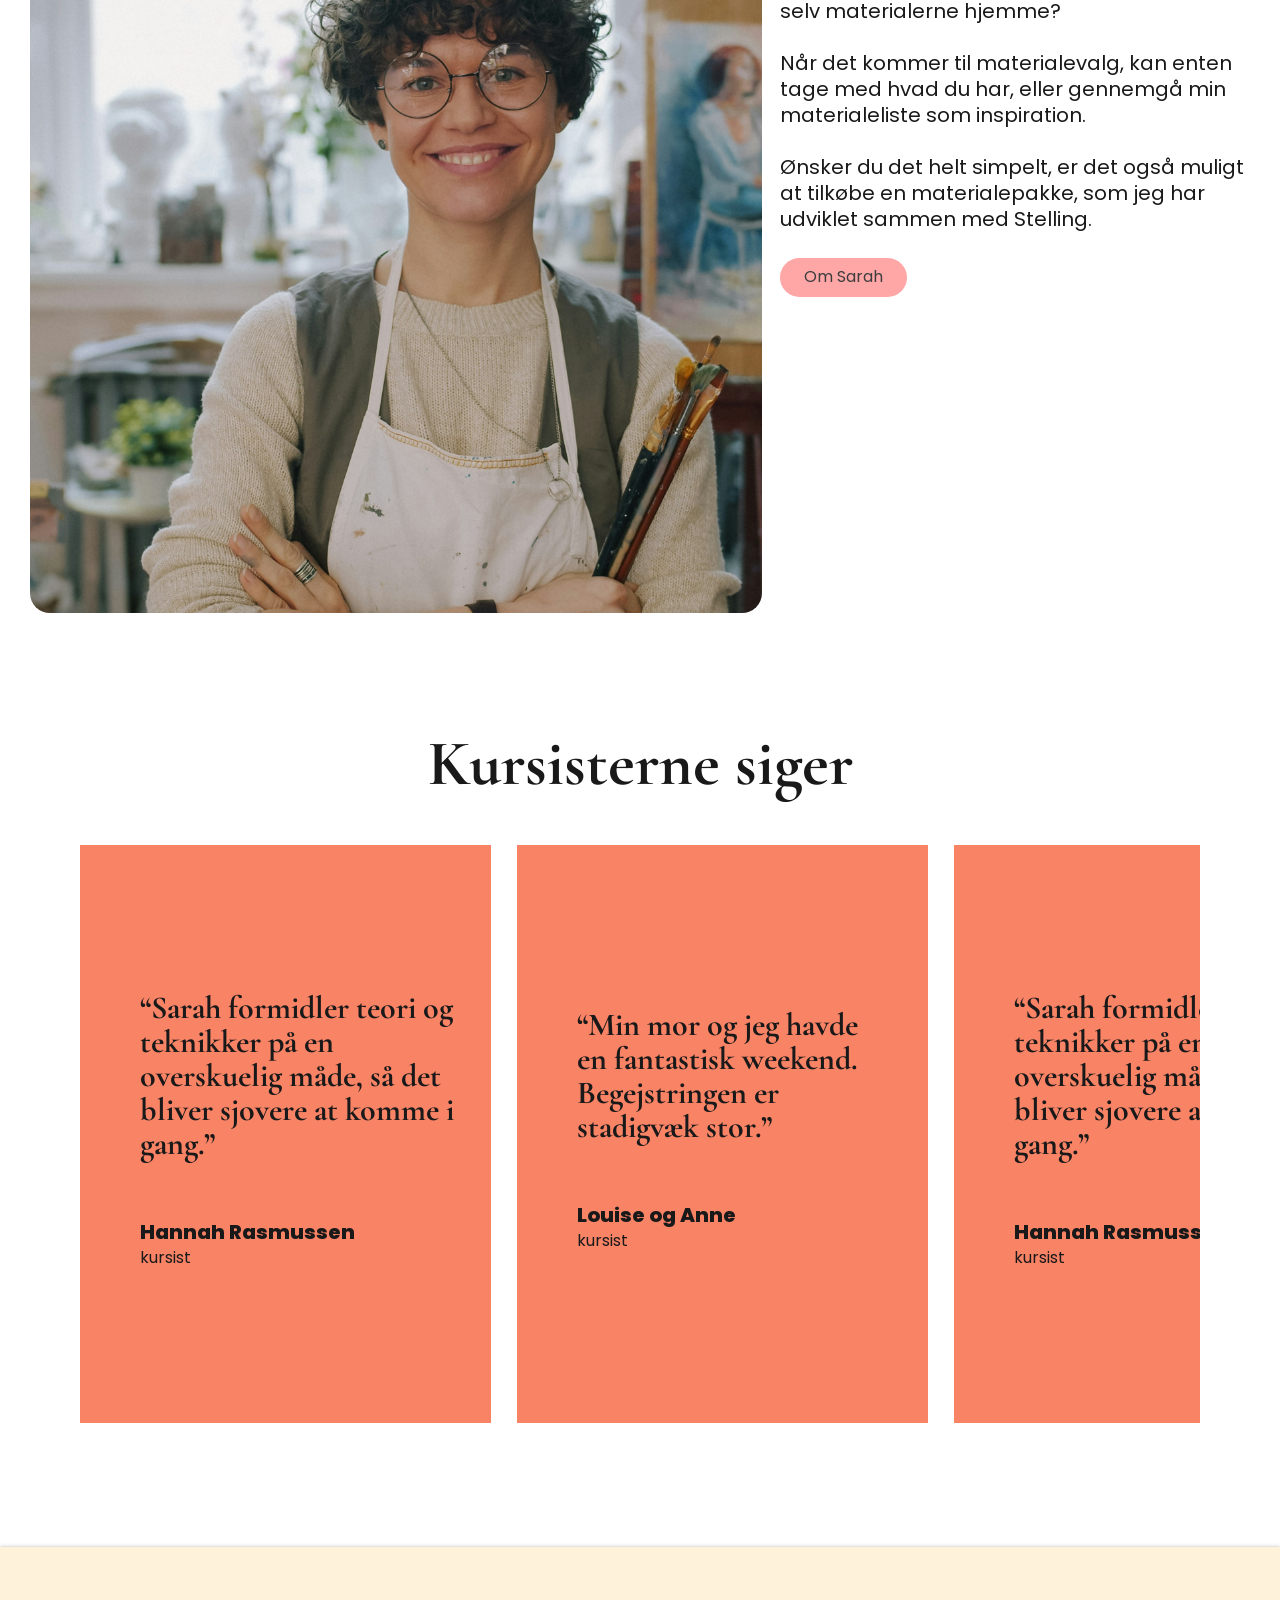
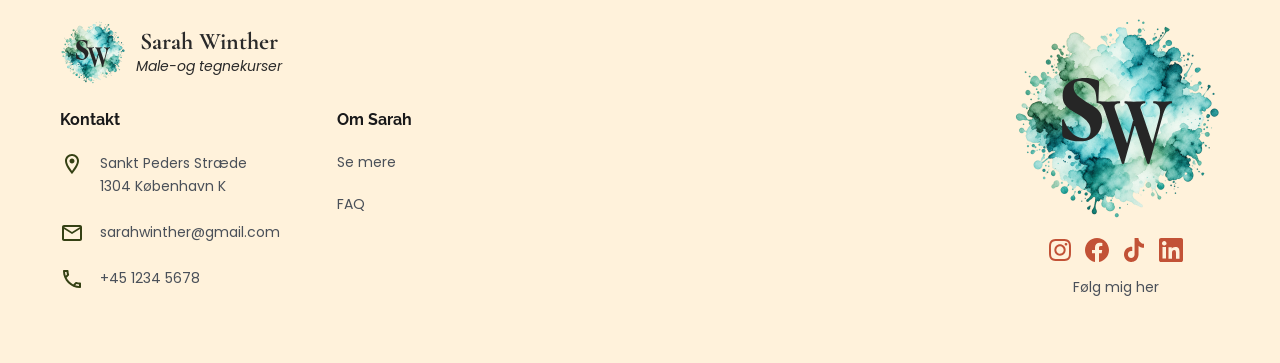
<file: index-seo.html>
<!doctype html>
<html lang="da">
<head>
  <meta charset="utf-8">
  <meta name="viewport" content="width=device-width, initial-scale=1">
  <title>Male- og tegnekurser | Sarah Winther</title>
  <meta name="description" content="Male- og tegnekurser med kreativ fordybelse, enkle tegne- og maleteknikker, materialevalg og information om tilmelding.">
  <meta name="robots" content="noindex, follow">
  <meta property="og:title" content="Male- og tegnekurser | Sarah Winther">
  <meta property="og:type" content="website">
  <meta property="og:url" content="https://astabrandt.dk/tema3-seo">
  <meta property="og:image" content="https://astabrandt.dk/tema3-seo/assets/images/hero.png">
  <meta property="og:image:width" content="2640">
  <meta property="og:image:height" content="3741">
  <meta property="og:description" content="Male- og tegnekurser med kreativ fordybelse, enkle tegne- og maleteknikker, materialevalg og information om tilmelding.">
  <meta property="og:locale" content="da_DK">
  <link rel="preconnect" href="https://fonts.googleapis.com">
  <link rel="preconnect" href="https://fonts.gstatic.com" crossorigin>
  <link href="https://fonts.googleapis.com/css2?family=Cormorant+Garamond:wght@600;700&family=Inter:wght@400;500;600&family=Libre+Franklin:wght@700&family=Poppins:ital,wght@0,400;0,700;0,800;1,400&family=Raleway:wght@700&family=Roboto:wght@400&display=swap" rel="stylesheet">
  <link rel="stylesheet" href="assets/css/styles.css">
  <script src="assets/js/menu.js" defer></script>
</head>
<body>
  <a class="skip-link" href="#main-content">Gå til hovedindhold</a>
  <header class="site-header">
    <div class="header-inner">
      <a class="brand" href="index-seo.html" aria-label="Sarah Winther forside">
        <span class="brand-mark"><img src="assets/images/logo-bg.png" alt="" width="65" height="65"><img class="sw" src="assets/images/logo-sw.svg" alt="" width="34" height="27"></span>
        <span class="brand-text"><span class="brand-name">Sarah Winther</span><span class="brand-subtitle">Male-og tegnekurser</span></span>
      </a>
      <nav class="desktop-nav" aria-label="Hovednavigation">
        <ul class="nav-list"><li><a href="book.html">Kurser</a></li><li><a href="materialeliste.html">materialer</a></li><li><a href="book.html">Priser</a></li><li><a href="om-sarah.html">Om Sarah</a></li><li><a href="faq.html">FAQ</a></li></ul>
      </nav>
      <div class="header-actions"><span>Søg</span><span>Kurv</span></div>
      <button class="menu-toggle" type="button" aria-expanded="false" aria-controls="mobile-menu"><span class="visually-hidden">Menu</span></button>
    </div>
  </header>
  <button class="menu-backdrop" type="button" hidden aria-label="Luk menu"></button>
  <nav class="mobile-drawer" id="mobile-menu" hidden aria-label="Mobilnavigation">
    <ul><li><a href="book.html">Kurser</a></li><li><a href="materialeliste.html">materialer</a></li><li><a href="book.html">Priser</a></li><li><a href="om-sarah.html">Om Sarah</a></li><li><a href="faq.html">FAQ</a></li></ul>
  </nav>

  <main id="main-content" tabindex="-1">
    <section class="hero" aria-labelledby="hero-title">
      <div class="hero-inner">
        <h1 class="hero-title" id="hero-title">Sarah Winther</h1>
        <p class="hero-subtitle">Male-og tegnekurser</p>
      </div>
    </section>

    <div class="landing-stack">
      <section class="section split landing-about" id="omkurset">
        <div class="text-block body-m">
          <h2>Velkommen</h2>
          <p>Leder du efter kreativ fordybelse der passer ind i en travl hverdag?</p>
          <p>Så er du kommet til det rette sted.</p>
          <p>Med fokus på simple tegne og maleteknikker får du mulighed for at dykke ned i en verden af farver og kreativitet.</p>
          <p>Kurset er primært for nybegyndere, men er du erfaren og vil lære mere, er der også plads til dig, da jeg har fokus på den enkelte kursists individuelle behov, i en fælles undervisning.</p>
          <p>Du kan komme som du er, med de materialer du har, ellers har du også mulighed for at læse min materialeguide, eller tilkøbe materialekits.</p>
          <p><a class="cta cta-pink" href="book.html">Se kurser</a></p>
        </div>
        <figure class="image-card"><img src="assets/images/om-kurset.png" alt="Tegne- og malebord med papir, pensler og farver" width="596" height="607"></figure>
      </section>

      <section class="section courses-home" aria-labelledby="courses-title">
        <h2 id="courses-title">Kurser</h2>
        <div class="course-scroll">
          <article class="course-feature">
            <div class="course-bubble"><img src="assets/images/course-1.png" alt="" width="400" height="400"><h3>Nybegynder intro<br>Torsdag i ulige uger<br><br>Fordybelse i ét tema</h3></div>
            <div class="course-copy"><p>Et kursus for dig som nybegynder, hvor du bliver ført trygt igennem simple male og tegne-teknikker med fokus på ét tema.</p><p>Du behøver ingen erfaring.</p><a class="cta cta-pink" href="book.html">læs mere</a></div>
          </article>
          <article class="course-feature right">
            <div class="course-copy"><p>En viderebygning på introforløbet eller for dig der allerede har lidt erfaring og ønsker at lære mere om teknikker</p><a class="cta cta-pink" href="book.html">læs mere</a></div>
            <div class="course-bubble"><img src="assets/images/course-2.png" alt="" width="400" height="400"><h3>Male-og tegnekurser<br>Trin 1<br>Onsdag i ulige uger<br><br>start her og lær grundteknikker</h3></div>
          </article>
          <article class="course-feature">
            <div class="course-bubble"><img src="assets/images/course-3.png" alt="" width="400" height="400"><h3>Male-og tegnekurser<br>Trin 2<br>Tirsdag i lige uger<br><br>Byg videre på teknikker</h3></div>
            <div class="course-copy"><p>mulighed for at bygge videre på dine teknikker igennem forskellige temaer</p><a class="cta cta-pink" href="book.html">læs mere</a></div>
          </article>
          <article class="course-feature right">
            <div class="course-copy"><p>Mulighed for at finde din egne streg med dine nye teknikker</p><a class="cta cta-pink" href="book.html">læs mere</a></div>
            <div class="course-bubble"><img src="assets/images/course-4.png" alt="" width="400" height="400"><h3>Trin 3<br>Tirsdag i lige uger<br><br>Nørd, eksperimenter og find din streg</h3></div>
          </article>
          <article class="course-feature">
            <div class="course-bubble"><img src="assets/images/course-5.png" alt="" width="400" height="400"><h3>Retreat<br><br>En uge med fordybelse i inspirerende omgivelser</h3></div>
            <div class="course-copy"><p>For dig der ønsker en helstøbt kreativ rejse med mulighed for at dykke ned i lærte teknikker md inspiration fra de smukke omgivelser</p><a class="cta cta-pink" href="book.html">læs mere</a></div>
          </article>
        </div>
      </section>

      <section class="section split material">
        <div class="text-block body-m">
          <h2>Valg af materialer</h2>
          <p>Ved du ikke hvad du skal vælge, eller har du selv materialerne hjemme?</p>
          <p>Når det kommer til materialevalg, kan enten tage med hvad du har, eller gennemgå min materialeliste som inspiration.</p>
          <p>Ønsker du det helt simpelt, er det også muligt at tilkøbe en materialepakke, som jeg har udviklet sammen med Stelling.</p>
          <p><a class="cta cta-pink" href="materialeliste.html">Se materialeliste</a></p>
        </div>
        <figure class="image-card"><img src="assets/images/materialevalg.png" alt="Akvarelfarver og farveprøver på papir" width="729" height="705" loading="lazy"></figure>
      </section>

      <section class="section split reverse sarah-split">
        <figure class="image-card"><img src="assets/images/sarah.png" alt="Sarah Winther i atelier med pensler" width="732" height="718" loading="lazy"></figure>
        <div class="text-block body-m">
          <h2>Om Sarah</h2>
          <p>Ved du ikke hvad du skal vælge, eller har du selv materialerne hjemme?</p>
          <p>Når det kommer til materialevalg, kan enten tage med hvad du har, eller gennemgå min materialeliste som inspiration.</p>
          <p>Ønsker du det helt simpelt, er det også muligt at tilkøbe en materialepakke, som jeg har udviklet sammen med Stelling.</p>
          <p><a class="cta cta-pink" href="om-sarah.html">Om Sarah</a></p>
        </div>
      </section>

      <section class="section testimonials" aria-labelledby="testimonials-title">
        <h2 id="testimonials-title">Kursisterne siger</h2>
        <div class="testimonial-row">
          <article class="testimonial-card"><blockquote>“Sarah formidler teori og teknikker på en overskuelig måde, så det bliver sjovere at komme i gang.”</blockquote><cite>Hannah Rasmussen</cite><span>kursist</span></article>
          <article class="testimonial-card"><blockquote>“Min mor og jeg havde en fantastisk weekend. Begejstringen er stadigvæk stor.”</blockquote><cite>Louise og Anne</cite><span>kursist</span></article>
          <article class="testimonial-card"><blockquote>“Sarah formidler teori og teknikker på en overskuelig måde, så det bliver sjovere at komme i gang.”</blockquote><cite>Hannah Rasmussen</cite><span>kursist</span></article>
          <article class="testimonial-card"><blockquote>“Sarah formidler teori og teknikker på en overskuelig måde, så det bliver sjovere at komme i gang.”</blockquote><cite>Hannah Rasmussen</cite><span>kursist</span></article>
        </div>
      </section>
    </div>
  </main>

  <footer class="site-footer">
    <div class="footer-inner">
      <div class="footer-left">
        <a class="brand" href="index-seo.html"><span class="brand-mark"><img src="assets/images/logo-bg.png" alt="" width="65" height="65"><img class="sw" src="assets/images/logo-sw.svg" alt="" width="34" height="27"></span><span class="brand-text"><span class="brand-name">Sarah Winther</span><span class="brand-subtitle">Male-og tegnekurser</span></span></a>
        <div class="footer-columns">
          <div class="footer-col"><p class="footer-title">Kontakt</p><p class="footer-item"><img src="assets/images/icon-location.svg" alt="" width="24" height="24">Sankt Peders Stræde<br>1304 København K</p><p class="footer-item"><img src="assets/images/icon-email.svg" alt="" width="24" height="24">sarahwinther@gmail.com</p><p class="footer-item"><img src="assets/images/icon-call.svg" alt="" width="24" height="24">+45 1234 5678</p></div>
          <div class="footer-col"><p class="footer-title">Om Sarah</p><a class="muted body-s" href="om-sarah.html">Se mere</a><a class="muted body-s" href="faq.html">FAQ</a><span class="socials footer-socials"><img src="assets/images/icon-instagram.svg" alt="" width="24" height="24"><img src="assets/images/icon-facebook.svg" alt="" width="24" height="24"><img src="assets/images/icon-tiktok.svg" alt="" width="20" height="23"><img src="assets/images/icon-linkedin.svg" alt="" width="22" height="22"></span></div>
        </div>
      </div>
      <div class="footer-logo-large"><span class="brand-mark"><img src="assets/images/logo-bg-large.png" alt="" width="209" height="209"><img class="sw" src="assets/images/logo-sw-large.svg" alt="" width="110" height="86"></span><div class="socials"><img src="assets/images/icon-instagram.svg" alt="" width="24" height="24"><img src="assets/images/icon-facebook.svg" alt="" width="24" height="24"><img src="assets/images/icon-tiktok.svg" alt="" width="20" height="23"><img src="assets/images/icon-linkedin.svg" alt="" width="22" height="22"></div><p class="muted body-s">Følg mig her</p></div>
    </div>
  </footer>
</body>
</html>
</file>
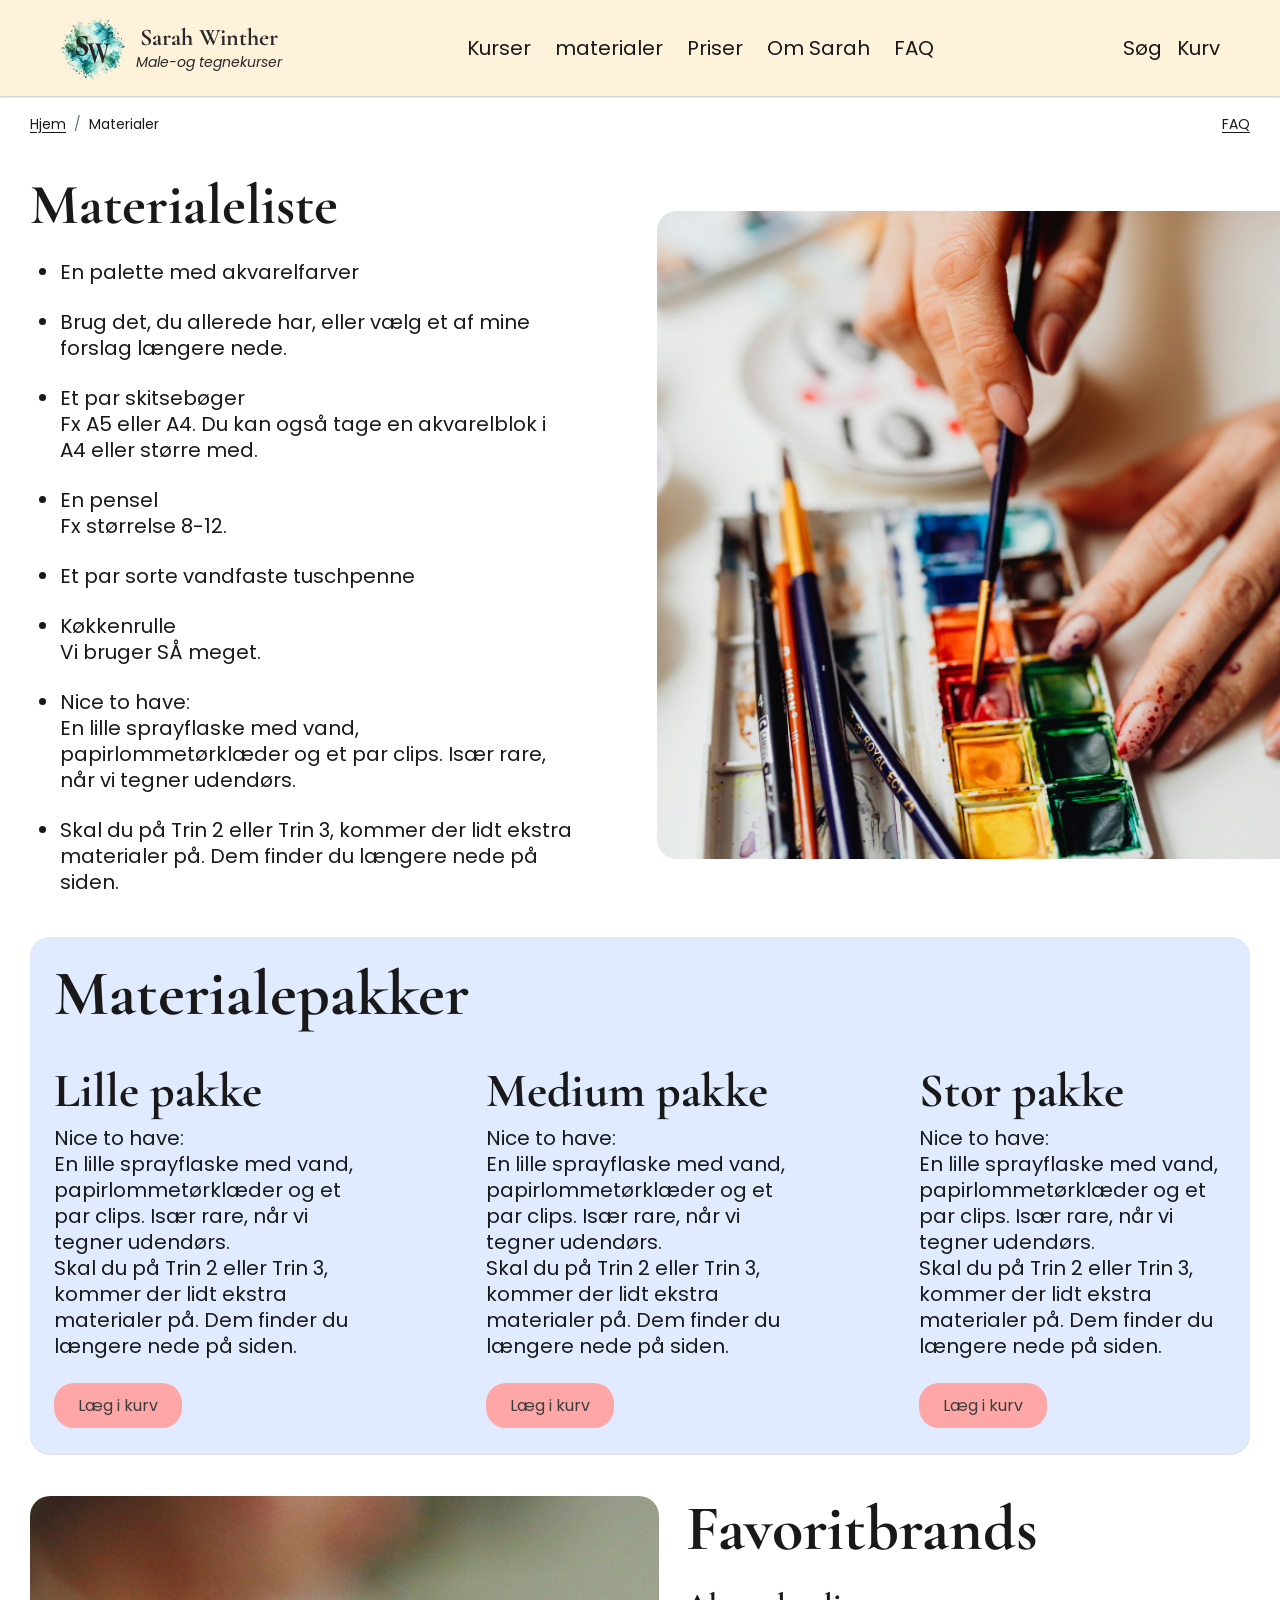
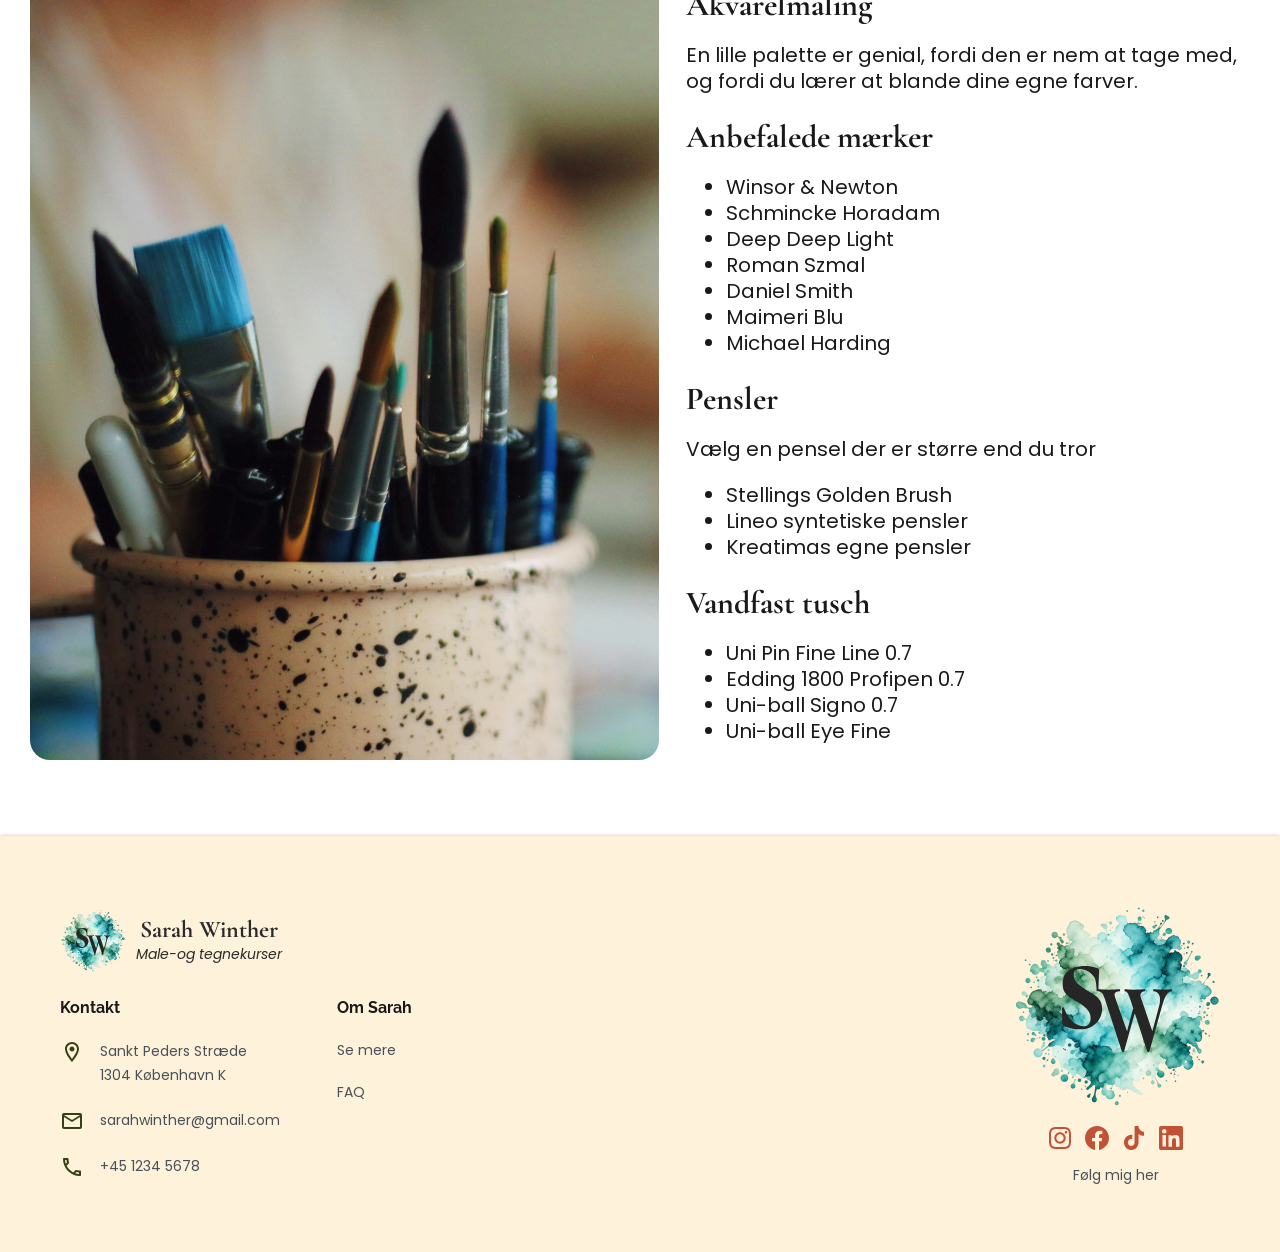
<file: materialeliste.html>
<!doctype html>
<html lang="da">
<head>
  <meta charset="utf-8"><meta name="viewport" content="width=device-width, initial-scale=1">
  <title>Materialeliste | Sarah Winther</title>
  <meta name="description" content="Materialeliste, materialepakker og favoritbrands til male-og tegnekurser.">
  <script type="application/ld+json">
  {
    "@context": "https://schema.org",
    "@type": "WebPage",
    "@id": "https://astabrandt.dk/tema3-seo/materialeliste.html#webpage",
    "name": "Materialeliste | Sarah Winther",
    "description": "Materialeliste, materialepakker og favoritbrands til male-og tegnekurser.",
    "url": "https://astabrandt.dk/tema3-seo/materialeliste.html",
    "inLanguage": "da",
    "isPartOf": { "@id": "https://astabrandt.dk/tema3-seo/#website" },
    "publisher": { "@id": "https://astabrandt.dk/tema3-seo/#organization" }
  }
  </script>
  <link rel="preconnect" href="https://fonts.googleapis.com"><link rel="preconnect" href="https://fonts.gstatic.com" crossorigin>
  <link href="https://fonts.googleapis.com/css2?family=Cormorant+Garamond:wght@600;700&family=Inter:wght@400;500;600&family=Libre+Franklin:wght@700&family=Poppins:ital,wght@0,400;0,700;0,800;1,400&family=Raleway:wght@700&family=Roboto:wght@400&display=swap" rel="stylesheet">
  <link rel="stylesheet" href="assets/css/styles.css"><script src="assets/js/menu.js" defer></script>
</head>
<body>
  <a class="skip-link" href="#main-content">Gå til hovedindhold</a>
  <header class="site-header"><div class="header-inner"><a class="brand" href="index.html" aria-label="Sarah Winther forside"><span class="brand-mark"><img src="assets/images/logo-bg.png" alt="" width="65" height="65"><img class="sw" src="assets/images/logo-sw.svg" alt="" width="34" height="27"></span><span class="brand-text"><span class="brand-name">Sarah Winther</span><span class="brand-subtitle">Male-og tegnekurser</span></span></a><nav class="desktop-nav" aria-label="Hovednavigation"><ul class="nav-list"><li><a href="book.html">Kurser</a></li><li><a href="materialeliste.html">materialer</a></li><li><a href="book.html">Priser</a></li><li><a href="om-sarah.html">Om Sarah</a></li><li><a href="faq.html">FAQ</a></li></ul></nav><div class="header-actions"><span>Søg</span><span>Kurv</span></div><button class="menu-toggle" type="button" aria-expanded="false" aria-controls="mobile-menu"><span class="visually-hidden">Menu</span></button></div></header>
  <button class="menu-backdrop" type="button" hidden aria-label="Luk menu"></button><nav class="mobile-drawer" id="mobile-menu" hidden aria-label="Mobilnavigation"><ul><li><a href="book.html">Kurser</a></li><li><a href="materialeliste.html">materialer</a></li><li><a href="book.html">Priser</a></li><li><a href="om-sarah.html">Om Sarah</a></li><li><a href="faq.html">FAQ</a></li></ul></nav>

  <div class="breadcrumb-bar">
    <nav class="breadcrumbs" aria-label="Breadcrumb">
      <ol><li><a href="index.html">Hjem</a></li><li aria-current="page">Materialer</li></ol>
    </nav>
    <a class="breadcrumb-faq" href="faq.html">FAQ</a>
  </div>

  <main id="main-content" class="page-main" tabindex="-1">
    <section class="section material-top"><div class="text-block body-m"><h1>Materialeliste</h1><ul><li>En palette med akvarelfarver</li><li>Brug det, du allerede har, eller vælg et af mine forslag længere nede.</li><li>Et par skitsebøger<br>Fx A5 eller A4. Du kan også tage en akvarelblok i A4 eller større med.</li><li>En pensel<br>Fx størrelse 8-12.</li><li>Et par sorte vandfaste tuschpenne</li><li>Køkkenrulle<br>Vi bruger SÅ meget.</li><li>Nice to have:<br>En lille sprayflaske med vand, papirlommetørklæder og et par clips. Især rare, når vi tegner udendørs.</li><li>Skal du på Trin 2 eller Trin 3, kommer der lidt ekstra materialer på. Dem finder du længere nede på siden.</li></ul></div><figure class="image-card"><img src="assets/images/materialer-top.png" alt="Akvarelfarver og pensel i brug" width="653" height="648"></figure></section>
    <section class="section packages"><h2>Materialepakker</h2><div class="package-grid"><article class="package-card"><h3>Lille pakke</h3><p>Nice to have:<br>En lille sprayflaske med vand, papirlommetørklæder og et par clips. Især rare, når vi tegner udendørs.<br>Skal du på Trin 2 eller Trin 3, kommer der lidt ekstra materialer på. Dem finder du længere nede på siden.</p><button class="cta cta-small" type="button">Læg i kurv</button></article><article class="package-card"><h3>Medium pakke</h3><p>Nice to have:<br>En lille sprayflaske med vand, papirlommetørklæder og et par clips. Især rare, når vi tegner udendørs.<br>Skal du på Trin 2 eller Trin 3, kommer der lidt ekstra materialer på. Dem finder du længere nede på siden.</p><button class="cta cta-small" type="button">Læg i kurv</button></article><article class="package-card"><h3>Stor pakke</h3><p>Nice to have:<br>En lille sprayflaske med vand, papirlommetørklæder og et par clips. Især rare, når vi tegner udendørs.<br>Skal du på Trin 2 eller Trin 3, kommer der lidt ekstra materialer på. Dem finder du længere nede på siden.</p><button class="cta cta-small" type="button">Læg i kurv</button></article></div></section>
    <section class="section brands"><figure class="image-card"><img src="assets/images/brushes.png" alt="Pensler i krus" width="629" height="864" loading="lazy"></figure><div class="brand-list-text"><h2>Favoritbrands</h2><h3>Akvarelmaling</h3><p>En lille palette er genial, fordi den er nem at tage med, og fordi du lærer at blande dine egne farver.</p><h3>Anbefalede mærker</h3><ul><li>Winsor &amp; Newton</li><li>Schmincke Horadam</li><li>Deep Deep Light</li><li>Roman Szmal</li><li>Daniel Smith</li><li>Maimeri Blu</li><li>Michael Harding</li></ul><h3>Pensler</h3><p>Vælg en pensel der er større end du tror</p><ul><li>Stellings Golden Brush</li><li>Lineo syntetiske pensler</li><li>Kreatimas egne pensler</li></ul><h3>Vandfast tusch</h3><ul><li>Uni Pin Fine Line 0.7</li><li>Edding 1800 Profipen 0.7</li><li>Uni-ball Signo 0.7</li><li>Uni-ball Eye Fine</li></ul></div></section>
  </main>
  <footer class="site-footer"><div class="footer-inner"><div class="footer-left"><a class="brand" href="index.html"><span class="brand-mark"><img src="assets/images/logo-bg.png" alt="" width="65" height="65"><img class="sw" src="assets/images/logo-sw.svg" alt="" width="34" height="27"></span><span class="brand-text"><span class="brand-name">Sarah Winther</span><span class="brand-subtitle">Male-og tegnekurser</span></span></a><div class="footer-columns"><div class="footer-col"><p class="footer-title">Kontakt</p><p class="footer-item"><img src="assets/images/icon-location.svg" alt="" width="24" height="24">Sankt Peders Stræde<br>1304 København K</p><p class="footer-item"><img src="assets/images/icon-email.svg" alt="" width="24" height="24">sarahwinther@gmail.com</p><p class="footer-item"><img src="assets/images/icon-call.svg" alt="" width="24" height="24">+45 1234 5678</p></div><div class="footer-col"><p class="footer-title">Om Sarah</p><a class="muted body-s" href="om-sarah.html">Se mere</a><a class="muted body-s" href="faq.html">FAQ</a><span class="socials footer-socials"><img src="assets/images/icon-instagram.svg" alt="" width="24" height="24"><img src="assets/images/icon-facebook.svg" alt="" width="24" height="24"><img src="assets/images/icon-tiktok.svg" alt="" width="20" height="23"><img src="assets/images/icon-linkedin.svg" alt="" width="22" height="22"></span></div></div></div><div class="footer-logo-large"><span class="brand-mark"><img src="assets/images/logo-bg-large.png" alt="" width="209" height="209"><img class="sw" src="assets/images/logo-sw-large.svg" alt="" width="110" height="86"></span><div class="socials"><img src="assets/images/icon-instagram.svg" alt="" width="24" height="24"><img src="assets/images/icon-facebook.svg" alt="" width="24" height="24"><img src="assets/images/icon-tiktok.svg" alt="" width="20" height="23"><img src="assets/images/icon-linkedin.svg" alt="" width="22" height="22"></div><p class="muted body-s">Følg mig her</p></div></div></footer>
</body>
</html>
</file>
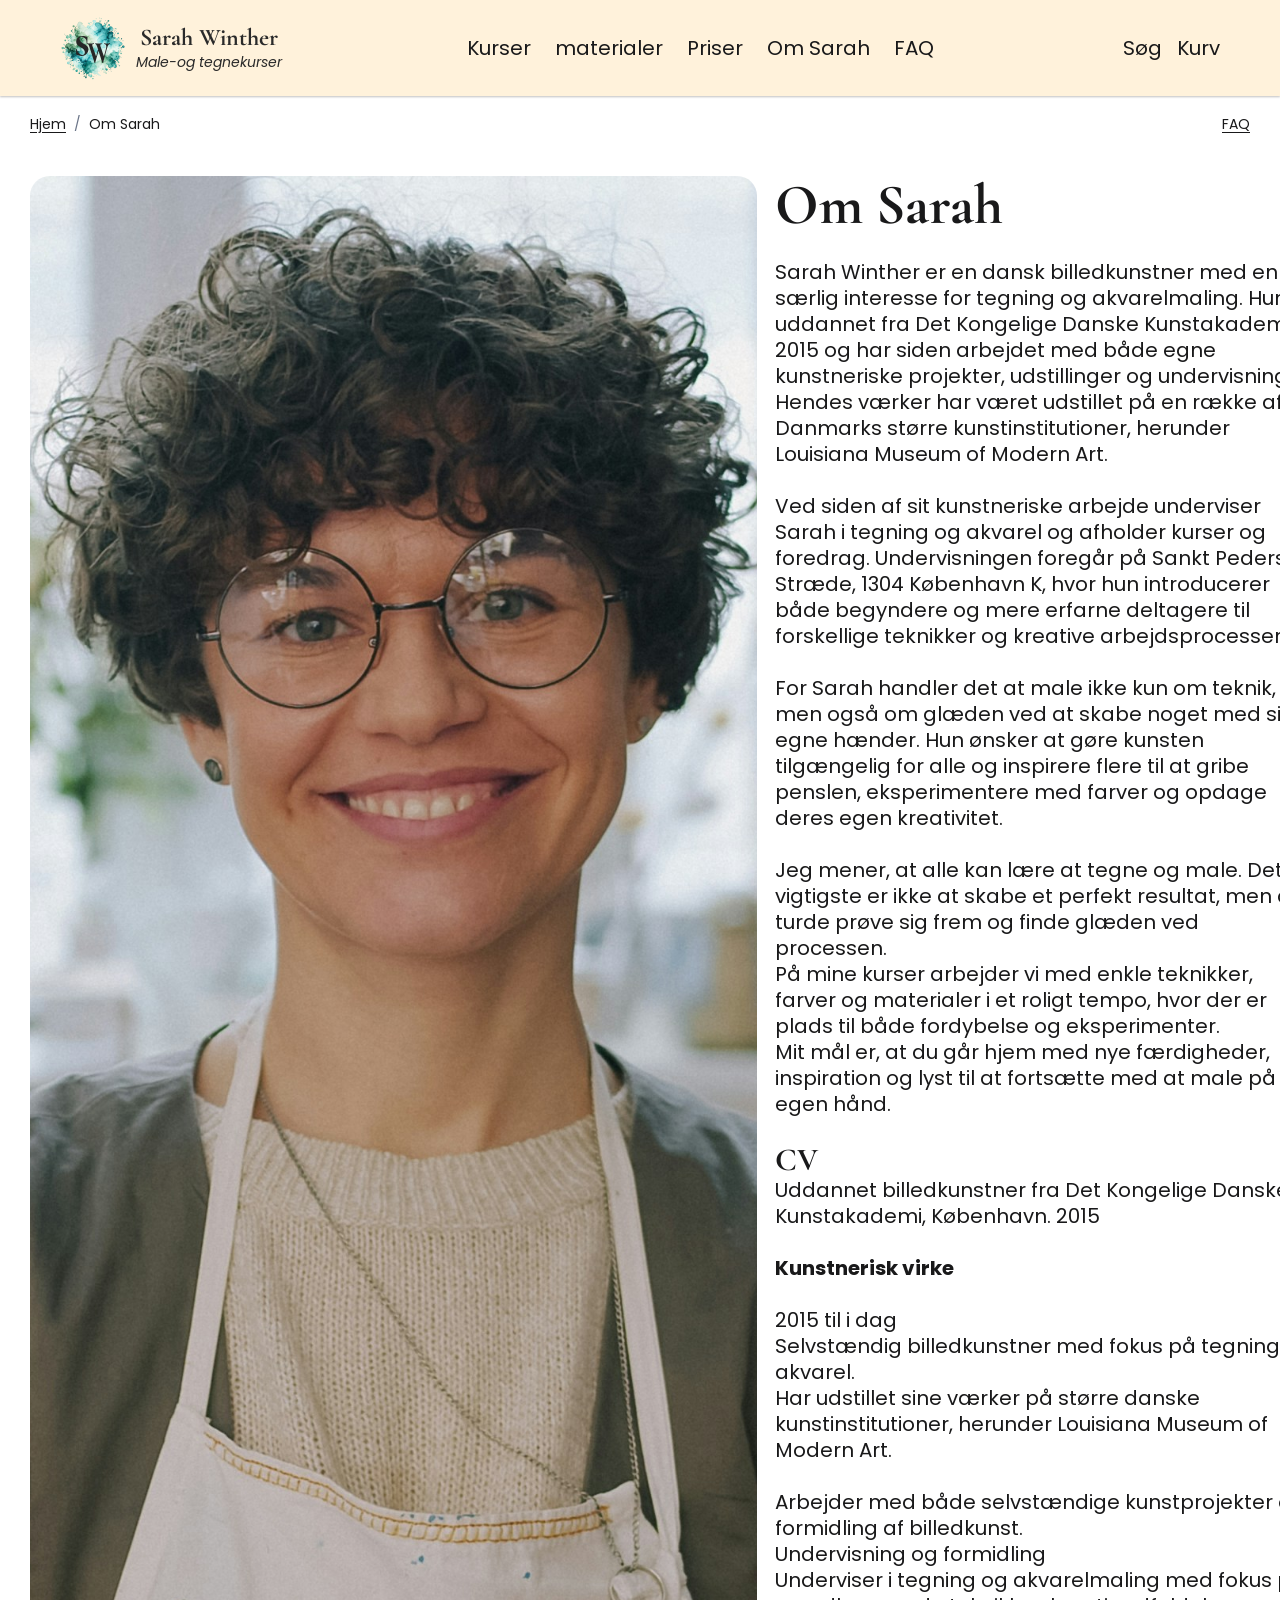
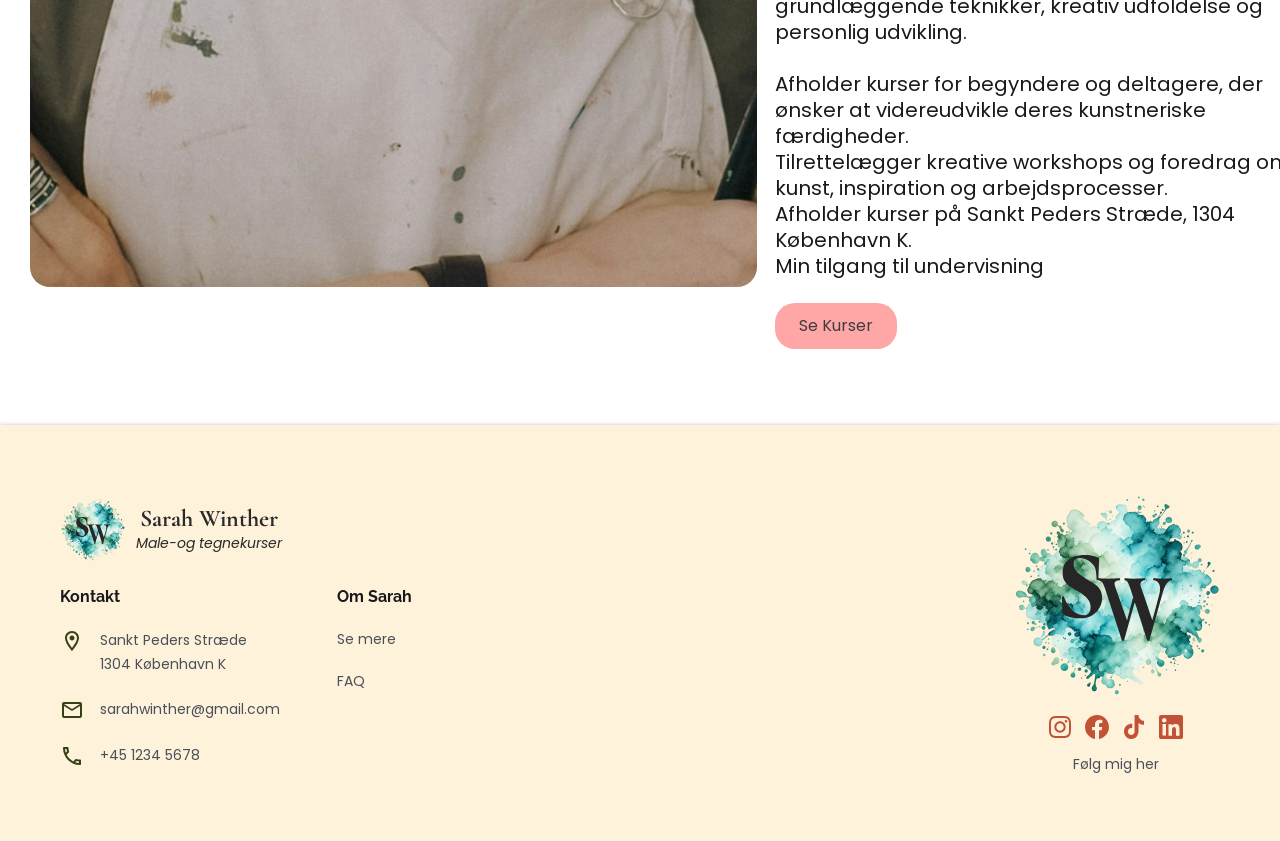
<file: om-sarah.html>
<!doctype html>
<html lang="da">
<head>
  <meta charset="utf-8"><meta name="viewport" content="width=device-width, initial-scale=1">
  <title>Om Sarah | Sarah Winther</title>
  <meta name="description" content="Om Sarah Winther og male-og tegnekurser.">
  <script type="application/ld+json">
  {
    "@context": "https://schema.org",
    "@type": "WebPage",
    "@id": "https://astabrandt.dk/tema3-seo/om-sarah.html#webpage",
    "name": "Om Sarah | Sarah Winther",
    "description": "Om Sarah Winther og male-og tegnekurser.",
    "url": "https://astabrandt.dk/tema3-seo/om-sarah.html",
    "inLanguage": "da",
    "isPartOf": { "@id": "https://astabrandt.dk/tema3-seo/#website" },
    "publisher": { "@id": "https://astabrandt.dk/tema3-seo/#organization" }
  }
  </script>
  <link rel="preconnect" href="https://fonts.googleapis.com"><link rel="preconnect" href="https://fonts.gstatic.com" crossorigin>
  <link href="https://fonts.googleapis.com/css2?family=Cormorant+Garamond:wght@600;700&family=Inter:wght@400;500;600&family=Libre+Franklin:wght@700&family=Poppins:ital,wght@0,400;0,700;0,800;1,400&family=Raleway:wght@700&family=Roboto:wght@400&display=swap" rel="stylesheet">
  <link rel="stylesheet" href="assets/css/styles.css"><script src="assets/js/menu.js" defer></script>
</head>
<body>
  <a class="skip-link" href="#main-content">Gå til hovedindhold</a>
  <header class="site-header"><div class="header-inner"><a class="brand" href="index.html" aria-label="Sarah Winther forside"><span class="brand-mark"><img src="assets/images/logo-bg.png" alt="" width="65" height="65"><img class="sw" src="assets/images/logo-sw.svg" alt="" width="34" height="27"></span><span class="brand-text"><span class="brand-name">Sarah Winther</span><span class="brand-subtitle">Male-og tegnekurser</span></span></a><nav class="desktop-nav" aria-label="Hovednavigation"><ul class="nav-list"><li><a href="book.html">Kurser</a></li><li><a href="materialeliste.html">materialer</a></li><li><a href="book.html">Priser</a></li><li><a href="om-sarah.html">Om Sarah</a></li><li><a href="faq.html">FAQ</a></li></ul></nav><div class="header-actions"><span>Søg</span><span>Kurv</span></div><button class="menu-toggle" type="button" aria-expanded="false" aria-controls="mobile-menu"><span class="visually-hidden">Menu</span></button></div></header>
  <button class="menu-backdrop" type="button" hidden aria-label="Luk menu"></button><nav class="mobile-drawer" id="mobile-menu" hidden aria-label="Mobilnavigation"><ul><li><a href="book.html">Kurser</a></li><li><a href="materialeliste.html">materialer</a></li><li><a href="book.html">Priser</a></li><li><a href="om-sarah.html">Om Sarah</a></li><li><a href="faq.html">FAQ</a></li></ul></nav>

  <div class="breadcrumb-bar">
    <nav class="breadcrumbs" aria-label="Breadcrumb">
      <ol><li><a href="index.html">Hjem</a></li><li aria-current="page">Om Sarah</li></ol>
    </nav>
    <a class="breadcrumb-faq" href="faq.html">FAQ</a>
  </div>

  <main id="main-content" class="page-main" tabindex="-1">
    <section class="section about-page">
      <figure class="image-card"><img src="assets/images/sarah.png" alt="Sarah Winther i atelier med pensler" width="727" height="1711"></figure>
      <div class="about-text">
        <h1>Om Sarah</h1>
        <div class="about-copy">
          <p>Sarah Winther er en dansk billedkunstner med en særlig interesse for tegning og akvarelmaling. Hun er uddannet fra Det Kongelige Danske Kunstakademi i 2015 og har siden arbejdet med både egne kunstneriske projekter, udstillinger og undervisning.</p>
          <p>Hendes værker har været udstillet på en række af Danmarks større kunstinstitutioner, herunder Louisiana Museum of Modern Art.</p>
          <p class="about-paragraph-gap">Ved siden af sit kunstneriske arbejde underviser Sarah i tegning og akvarel og afholder kurser og foredrag. Undervisningen foregår på Sankt Peders Stræde, 1304 København K, hvor hun introducerer både begyndere og mere erfarne deltagere til forskellige teknikker og kreative arbejdsprocesser.</p>
          <p class="about-paragraph-gap">For Sarah handler det at male ikke kun om teknik, men også om glæden ved at skabe noget med sine egne hænder. Hun ønsker at gøre kunsten tilgængelig for alle og inspirere flere til at gribe penslen, eksperimentere med farver og opdage deres egen kreativitet.</p>
          <p class="about-paragraph-gap">Jeg mener, at alle kan lære at tegne og male. Det vigtigste er ikke at skabe et perfekt resultat, men at turde prøve sig frem og finde glæden ved processen.</p>
          <p>På mine kurser arbejder vi med enkle teknikker, farver og materialer i et roligt tempo, hvor der er plads til både fordybelse og eksperimenter.</p>
          <p>Mit mål er, at du går hjem med nye færdigheder, inspiration og lyst til at fortsætte med at male på egen hånd.</p>
          <h2>CV</h2>
          <p>Uddannet billedkunstner fra Det Kongelige Danske Kunstakademi, København. 2015</p>
          <h3>Kunstnerisk virke</h3>
          <p>2015 til i dag<br>Selvstændig billedkunstner med fokus på tegning og akvarel.</p>
          <p>Har udstillet sine værker på større danske kunstinstitutioner, herunder Louisiana Museum of Modern Art.</p>
          <p class="about-paragraph-gap">Arbejder med både selvstændige kunstprojekter og formidling af billedkunst.</p>
          <p>Undervisning og formidling</p>
          <p>Underviser i tegning og akvarelmaling med fokus på grundlæggende teknikker, kreativ udfoldelse og personlig udvikling.</p>
          <p class="about-paragraph-gap">Afholder kurser for begyndere og deltagere, der ønsker at videreudvikle deres kunstneriske færdigheder.</p>
          <p>Tilrettelægger kreative workshops og foredrag om kunst, inspiration og arbejdsprocesser.</p>
          <p>Afholder kurser på Sankt Peders Stræde, 1304 København K.</p>
          <p>Min tilgang til undervisning</p>
        </div>
        <a class="cta cta-small about-cta" href="book.html">Se Kurser</a>
      </div>
    </section>
  </main>
  <footer class="site-footer"><div class="footer-inner"><div class="footer-left"><a class="brand" href="index.html"><span class="brand-mark"><img src="assets/images/logo-bg.png" alt="" width="65" height="65"><img class="sw" src="assets/images/logo-sw.svg" alt="" width="34" height="27"></span><span class="brand-text"><span class="brand-name">Sarah Winther</span><span class="brand-subtitle">Male-og tegnekurser</span></span></a><div class="footer-columns"><div class="footer-col"><p class="footer-title">Kontakt</p><p class="footer-item"><img src="assets/images/icon-location.svg" alt="" width="24" height="24">Sankt Peders Stræde<br>1304 København K</p><p class="footer-item"><img src="assets/images/icon-email.svg" alt="" width="24" height="24">sarahwinther@gmail.com</p><p class="footer-item"><img src="assets/images/icon-call.svg" alt="" width="24" height="24">+45 1234 5678</p></div><div class="footer-col"><p class="footer-title">Om Sarah</p><a class="muted body-s" href="om-sarah.html">Se mere</a><a class="muted body-s" href="faq.html">FAQ</a><span class="socials footer-socials"><img src="assets/images/icon-instagram.svg" alt="" width="24" height="24"><img src="assets/images/icon-facebook.svg" alt="" width="24" height="24"><img src="assets/images/icon-tiktok.svg" alt="" width="20" height="23"><img src="assets/images/icon-linkedin.svg" alt="" width="22" height="22"></span></div></div></div><div class="footer-logo-large"><span class="brand-mark"><img src="assets/images/logo-bg-large.png" alt="" width="209" height="209"><img class="sw" src="assets/images/logo-sw-large.svg" alt="" width="110" height="86"></span><div class="socials"><img src="assets/images/icon-instagram.svg" alt="" width="24" height="24"><img src="assets/images/icon-facebook.svg" alt="" width="24" height="24"><img src="assets/images/icon-tiktok.svg" alt="" width="20" height="23"><img src="assets/images/icon-linkedin.svg" alt="" width="22" height="22"></div><p class="muted body-s">Følg mig her</p></div></div></footer>
</body>
</html>
</file>
<file: assets/css/styles.css>
:root {
  --cream-main: #f6c988;
  --cream-light: #f9deaf;
  --cream-dark: #d2a360;
  --cream-subtle: #fff2db;
  --rasberry-main: #f88365;
  --cta-pink: #ffa7a7;
  --rasberry-dark: #c25236;
  --cherry-light: #eaa695;
  --cherry-subtle: #fed0c4;
  --sky-blue-main: #6b8dcc;
  --skyblue-darker: #435f93;
  --skyblue-light: #a5c5ff;
  --skyblue-subtle: #c4d9ff;
  --package-blue: #e0ebff;
  --coal-1: #19191a;
  --coal-2: #6b7588;
  --coal-3: #4a5059;
  --coal-4: #c7c9d9;
  --offwhite-1: #e3e3e3;
  --offwhite-2: #ebebeb;
  --offwhite-3: #c7c9d9;
  --offwhite-4: #fff7ea;
  --text: var(--coal-1);
  --stroke: #acacac;
  --content: min(100% - 60px, 1280px);
}

* { box-sizing: border-box; }

html { scroll-behavior: smooth; }

body {
  margin: 0;
  color: var(--text);
  background: #fff;
  font-family: "Poppins", Arial, sans-serif;
  font-size: 16px;
  line-height: 1.18;
  overflow-x: hidden;
}

body.menu-open { overflow: hidden; }

img { display: block; max-width: 100%; height: auto; }

a { color: inherit; text-decoration: none; }

a:focus-visible, button:focus-visible, input:focus-visible {
  outline: 3px solid var(--coal-1);
  outline-offset: 3px;
}

h1, h2, h3, p { margin: 0; }

h1, .h1 {
  font-family: "Cormorant Garamond", Georgia, serif;
  font-size: clamp(48px, 4.45vw, 64px);
  line-height: 1.03;
  font-weight: 700;
}

h2, .h2 {
  font-family: "Cormorant Garamond", Georgia, serif;
  font-size: clamp(32px, 3.35vw, 48px);
  line-height: .92;
  font-weight: 700;
}

h3, .h3 {
  font-family: "Cormorant Garamond", Georgia, serif;
  font-size: 32px;
  line-height: 34px;
  font-weight: 700;
}

.body-m { font-size: 20px; line-height: 26px; }
.body-s { font-size: 14px; line-height: 20px; }
.muted { color: var(--coal-3); }
.visually-hidden { position: absolute; width: 1px; height: 1px; overflow: hidden; clip: rect(0 0 0 0); white-space: nowrap; }

.skip-link {
  position: absolute;
  left: 16px;
  top: -100px;
  z-index: 100;
  padding: 10px 16px;
  background: var(--offwhite-1);
  color: var(--coal-1);
  text-decoration: underline;
}

.skip-link:focus-visible { top: 16px; }

main[id] { scroll-margin-top: 96px; }

.site-header {
  position: sticky;
  top: 0;
  z-index: 20;
  height: 96px;
  background: var(--cream-subtle);
  box-shadow: 0 1px 2px rgba(0,0,0,.25);
}

.header-inner {
  height: 100%;
  width: min(100% - 120px, 1320px);
  margin: 0 auto;
  display: grid;
  grid-template-columns: 240px 1fr 120px;
  align-items: center;
}

.brand {
  display: inline-flex;
  align-items: center;
  gap: 10px;
  min-width: 0;
}

.brand-mark {
  position: relative;
  width: 65px;
  height: 65px;
  flex: 0 0 auto;
}

.brand-mark img { position: absolute; inset: 0; width: 100%; height: 100%; object-fit: contain; }
.brand-mark .sw { inset: 20px auto auto 16px; width: 34px; height: 27px; }

.brand-text {
  width: 148px;
  text-align: center;
  color: #2a2a2a;
  display: flex;
  flex-direction: column;
  align-items: center;
}

.brand-name {
  font-family: "Cormorant Garamond", Georgia, serif;
  font-size: 24px;
  line-height: 28px;
  font-weight: 700;
}

.brand-subtitle {
  font-size: 14px;
  line-height: 20px;
  font-style: italic;
}

.nav-list, .header-actions {
  list-style: none;
  padding: 0;
  margin: 0;
  display: flex;
  gap: 24px;
  align-items: center;
  justify-content: center;
  font-size: 20px;
  line-height: 26px;
}

.header-actions { justify-content: end; gap: 15px; }

.menu-toggle, .mobile-drawer, .menu-backdrop { display: none; }

.hero {
  min-height: 772px;
  background: url("../images/hero.png") center 31% / cover no-repeat;
  display: flex;
  align-items: flex-start;
  padding-top: 218px;
}

.hero-inner {
  width: var(--content);
  margin: 0 auto;
}

.hero-title {
  font-family: "Cormorant Garamond", Georgia, serif;
  font-size: clamp(48px, 8.9vw, 128px);
  line-height: .52;
  font-weight: 700;
}

.hero-subtitle {
  margin-top: 58px;
  font-size: 32px;
  line-height: 26px;
}

.section { width: var(--content); margin: 0 auto; }
.landing-stack { padding: 80px 0 60px; display: flex; flex-direction: column; gap: 118px; }

.split {
  display: grid;
  grid-template-columns: 1fr minmax(360px, 596px);
  gap: 0;
  align-items: start;
}

.split.reverse { grid-template-columns: minmax(360px, 732px) 1fr; gap: 18px; }
.split.material { grid-template-columns: minmax(430px, 566px) minmax(450px, 729px); justify-content: space-between; }

.text-block { max-width: 757px; }
.text-block h1, .text-block h2 { margin-bottom: 37px; }
.text-block p + p { margin-top: 26px; }

.image-card {
  margin: 0;
  border-radius: 20px;
  overflow: hidden;
}

.image-card img { width: 100%; height: 100%; object-fit: cover; }
.landing-about .image-card { height: 607px; }
.material .image-card { height: 705px; }
.sarah-split .image-card { height: 718px; }

.cta {
  display: inline-flex;
  align-items: center;
  justify-content: center;
  border: 0;
  border-radius: 20px;
  font-family: "Poppins", Arial, sans-serif;
  cursor: pointer;
}

.cta-pink {
  align-self: flex-start;
  background: var(--cta-pink);
  color: #3d3d3d;
  min-height: 39px;
  padding: 10px 24px;
  font-size: 16px;
  line-height: 1.18;
}

.cta-small {
  background: var(--cta-pink);
  color: #3d3d3d;
  min-height: 39px;
  padding: 10px 24px;
  font-weight: 400;
  font-size: 16px;
}

.cta-blue {
  background: var(--skyblue-light);
  color: var(--coal-1);
  min-height: 39px;
  padding: 10px 24px;
  font-weight: 700;
  font-size: 16px;
}

.courses-home { padding-top: 42px; }
.courses-home h2 { margin-bottom: 0; }

.course-feature {
  display: grid;
  grid-template-columns: 400px minmax(280px, 545px);
  gap: 24px;
  min-height: 400px;
  align-items: center;
}

.course-feature.right {
  grid-template-columns: minmax(280px, 545px) 400px;
  justify-content: end;
  text-align: right;
}

.course-bubble {
  position: relative;
  width: 400px;
  height: 400px;
  display: grid;
  place-items: center;
  text-align: center;
  padding: 66px;
}

.course-bubble img {
  position: absolute;
  inset: 0;
  width: 100%;
  height: 100%;
  object-fit: cover;
  opacity: .58;
  border-radius: 50%;
}

.course-bubble h3 { position: relative; z-index: 1; }
.course-copy { display: flex; flex-direction: column; gap: 24px; font-size: 20px; line-height: 26px; }
.course-feature.right .course-copy { width: 426px; align-items: flex-end; justify-self: end; }
.course-feature.right .cta { align-self: flex-end; }

.testimonials { width: min(100% - 160px, 1484px); padding: 0 0 60px; overflow: hidden; }
.testimonials h2 {
  min-height: 72px;
  margin-bottom: 42px;
  font-size: 64px;
  line-height: 66px;
  text-align: center;
  white-space: nowrap;
}
.testimonial-row { display: flex; gap: 26px; overflow-x: auto; padding-bottom: 4px; }

.testimonial-card {
  flex: 0 0 411px;
  height: 578px;
  background: var(--rasberry-main);
  color: var(--coal-1);
  padding: 10px 10px 10px 60px;
  display: flex;
  flex-direction: column;
  align-items: flex-start;
  justify-content: center;
}

.testimonial-card blockquote {
  width: 316px;
  max-width: 100%;
  margin: 0 0 50px;
  font-family: "Cormorant Garamond", Georgia, serif;
  font-size: 32px;
  line-height: 34px;
  font-weight: 700;
}

.testimonial-card cite {
  display: block;
  padding-top: 10px;
  font-style: normal;
  font-family: "Poppins", Arial, sans-serif;
  font-size: 20px;
  font-weight: 800;
}

.testimonial-card span {
  display: block;
  margin-top: 4px;
  padding-bottom: 10px;
  color: var(--coal-1);
  font-size: 16px;
}

.site-footer {
  background: var(--cream-subtle);
  min-height: 416px;
  box-shadow: 0 0 4px rgba(0,0,0,.25);
  display: flex;
  align-items: center;
}

.footer-inner {
  width: min(100% - 120px, 1280px);
  margin: 0 auto;
  display: flex;
  justify-content: space-between;
  align-items: center;
}

.footer-left { display: flex; flex-direction: column; gap: 26px; }
.footer-columns { display: flex; gap: 57px; align-items: flex-start; }
.footer-col { display: flex; flex-direction: column; gap: 22px; min-width: 76px; }
.footer-title { font-family: "Raleway", Arial, sans-serif; font-size: 16px; font-weight: 700; color: var(--coal-1); }
.footer-item { display: grid; grid-template-columns: 24px 1fr; gap: 16px; color: var(--coal-3); font-size: 14px; line-height: 1.7; }
.footer-item img { width: 24px; height: 24px; }
.footer-logo-large { display: flex; flex-direction: column; align-items: center; gap: 15px; }
.footer-logo-large .brand-mark { width: 209px; height: 209px; }
.footer-logo-large .brand-mark .sw { inset: 64px auto auto 51px; width: 110px; height: 86px; }
.socials { display: flex; gap: 13px; align-items: center; }
.socials img { width: 24px; height: 24px; object-fit: contain; }
.footer-socials { display: none; }

.page-main { padding: 42px 0 76px; }

.breadcrumb-bar {
  width: var(--content);
  margin: 0 auto;
  padding-top: 18px;
  display: flex;
  flex-wrap: wrap;
  align-items: center;
  gap: 16px;
  font-size: 14px;
  line-height: 20px;
}

.breadcrumbs ol {
  display: flex;
  flex-wrap: wrap;
  gap: 8px;
  list-style: none;
  margin: 0;
  padding: 0;
}

.breadcrumbs li:not(:last-child)::after {
  content: "/";
  margin-left: 8px;
  color: var(--coal-2);
}

.breadcrumbs a,
.breadcrumb-faq {
  text-decoration: underline;
  text-underline-offset: 3px;
}

.breadcrumb-faq {
  margin-left: auto;
}

.faq-page {
  padding-top: 24px;
}

.faq-page h1 {
  margin-bottom: 24px;
}

.faq-intro {
  max-width: 760px;
  font-size: 20px;
  line-height: 26px;
}

.faq-groups {
  display: grid;
  gap: 56px;
  margin-top: 56px;
}

.faq-group h2 {
  margin-bottom: 24px;
}

.faq-item {
  border-top: 1px solid var(--stroke);
}

.faq-item:last-child {
  border-bottom: 1px solid var(--stroke);
}

.faq-item summary {
  min-height: 56px;
  padding: 16px 42px 16px 0;
  position: relative;
  cursor: pointer;
  font-size: 20px;
  line-height: 26px;
  font-weight: 600;
  list-style: none;
}

.faq-item summary::-webkit-details-marker {
  display: none;
}

.faq-item summary::after {
  content: "+";
  position: absolute;
  top: 14px;
  right: 8px;
  font-size: 26px;
  line-height: 26px;
  font-weight: 400;
}

.faq-item[open] summary::after {
  content: "−";
}

.faq-item summary:focus-visible {
  outline: 3px solid var(--coal-1);
  outline-offset: 3px;
}

.faq-answer {
  max-width: 760px;
  padding: 0 42px 20px 0;
  font-size: 18px;
  line-height: 26px;
}

.faq-answer a {
  text-decoration: underline;
  text-underline-offset: 3px;
}

.book-layout { display: grid; grid-template-columns: 626px 1fr; gap: 26px; align-items: start; }
.course-list { margin-top: 85px; display: flex; flex-direction: column; gap: 56px; }
.course-row { display: grid; grid-template-columns: 216px 1fr; gap: 111px; font-size: 20px; line-height: 26px; }
.course-row strong { display: block; }
.book-image { height: 1082px; border-radius: 20px; overflow: hidden; }
.book-image img { width: 100%; height: 100%; object-fit: cover; }

.material-top { display: grid; grid-template-columns: 545px 653px; gap: 82px; align-items: center; }
.material-top .text-block { display: flex; flex-direction: column; gap: 24px; justify-content: center; }
.material-top .text-block h1 { margin-bottom: 0; }
.material-top ul { margin: 0; padding-left: 30px; }
.material-top li + li { margin-top: 24px; }
.material-top .image-card { height: 648px; }
.packages { min-height: 517px; margin-top: 42px; padding: 24px; background: var(--package-blue); border-radius: 20px; box-shadow: 0 .5px .5px rgba(0,0,0,.25); }
.packages > h2 { font-size: 64px; line-height: 66px; }
.package-grid { margin-top: 42px; display: grid; grid-template-columns: repeat(3, 1fr); gap: 125px; align-items: start; }
.package-card { display: flex; flex-direction: column; gap: 12px; font-size: 20px; line-height: 26px; }
.package-card h3 { font-size: 48px; line-height: 44px; }
.package-card .cta { align-self: flex-start; margin-top: 12px; }
.brands { margin-top: 42px; display: grid; grid-template-columns: 629px 1fr; gap: 27px; align-items: start; }
.brands .image-card { height: 864px; }
.brand-list-text { font-size: 20px; line-height: 26px; }
.brand-list-text h2 { margin-bottom: 26px; font-size: 64px; line-height: 66px; }
.brand-list-text h3 { margin-top: 26px; }
.brand-list-text p, .brand-list-text ul { margin-top: 20px; margin-bottom: 0; }

.about-page { width: min(calc(100% - 85px), 1355px); margin-left: max(30px, calc((100% - 1280px) / 2)); margin-right: 0; display: grid; grid-template-columns: 727px 610px; gap: 18px; align-items: start; }
.about-page .image-card { height: 1711px; }
.about-text { max-width: 610px; font-size: 20px; line-height: 26px; }
.about-text h1 { margin-bottom: 24px; }
.about-copy { width: 538px; }
.about-copy p { margin: 0; }
.about-copy .about-paragraph-gap { margin-top: 26px; }
.about-copy h2 { margin: 26px 0 0; font-size: 32px; line-height: 34px; }
.about-copy h3 { margin: 26px 0 26px; font-family: "Poppins", Arial, sans-serif; font-size: 20px; line-height: 26px; }
.about-cta { margin-top: 24px; align-self: flex-start; }

@media (min-width: 901px) {
  .brands .image-card img { object-position: 9% center; }
  .about-page .image-card img { object-position: 56.32% center; }
  .about-text { width: 610px; }
}

.checkout { display: grid; grid-template-columns: 572px 720px; justify-content: center; align-items: start; font-family: "Inter", Arial, sans-serif; color: #0a0d13; }
.payment-panel { padding: 48px; border-radius: 8px; }
.summary-panel { background: #f9fafa; border: 1px solid #d9d9d9; padding: 124px 108px 48px 66px; min-height: 652px; }
.panel-title { font-family: "Inter", Arial, sans-serif; font-size: 24px; line-height: 26px; padding-bottom: 16px; border-bottom: 1px solid var(--stroke); margin-bottom: 36px; }
.field-group { display: flex; flex-direction: column; gap: 16px; margin-bottom: 24px; }
.radio-row, .checkbox-row { display: flex; gap: 16px; align-items: center; }
.field-grid { display: grid; grid-template-columns: 1fr 1fr; gap: 18px; }
label { font-size: 16px; }
input[type="text"] { width: 100%; height: 46px; border: 1.5px solid var(--coal-3); border-radius: 4px; padding: 12px 16px; font: inherit; color: var(--coal-1); }
.payment-note { margin-top: 23px; color: var(--coal-3); font-size: 14px; line-height: 22px; }
.order-line { display: flex; justify-content: space-between; gap: 18px; padding: 24px 0; border-top: 1px solid var(--stroke); }
.order-product { display: grid; grid-template-columns: 80px 1fr auto; gap: 16px; align-items: start; margin-bottom: 36px; }
.order-product img, .add-on img { width: 80px; height: 89px; object-fit: cover; border-radius: 4px; }
.add-on { display: grid; grid-template-columns: 1fr 70px; gap: 16px; align-items: start; margin-bottom: 36px; }
.add-on img { width: 70px; height: 70px; }
.total-price { font-family: "Poppins", Arial, sans-serif; font-size: 24px; line-height: 44px; font-weight: 700; }

@media (max-width: 900px) {
  :root { --content: min(100% - 60px, 402px); }

  .site-header { height: 64px; }
  .header-inner {
    width: 100%;
    display: flex;
    justify-content: space-between;
    padding: 9px 31px;
  }
  .desktop-nav, .header-actions { display: none; }
  .site-header .brand-text {
    display: none;
  }
  .site-header .brand-name {
    font-size: 24px;
    line-height: 24px;
  }
  .site-header .brand-subtitle {
    font-size: 12px;
    line-height: 14px;
  }
  .brand-mark { width: 46px; height: 46px; }
  .brand-mark .sw { inset: 14px auto auto 11px; width: 24px; height: 19px; }
  .menu-toggle {
    display: block;
    width: 38px;
    height: 24px;
    border: 0;
    background: url("../images/burger-menu.svg") center / 38px 24px no-repeat;
    padding: 0;
    position: relative;
  }
  .mobile-drawer {
    display: block;
    position: fixed;
    z-index: 40;
    top: 64px;
    left: 0;
    width: min(310px, 82vw);
    min-height: calc(100vh - 64px);
    background: var(--cream-subtle);
    padding: 30px;
    box-shadow: 2px 0 8px rgba(0,0,0,.16);
  }
  .mobile-drawer[hidden], .menu-backdrop[hidden] { display: none; }
  .mobile-drawer ul { list-style: none; padding: 0; margin: 0; display: grid; gap: 24px; font-size: 20px; }
  .menu-backdrop {
    display: block;
    position: fixed;
    z-index: 30;
    inset: 64px 0 0 0;
    border: 0;
    background: transparent;
  }

  .hero {
    min-height: 263px;
    padding-top: 103px;
    background-position: center 18%;
    background-image: url("../images/hero-mobile.webp");
  }
  .hero-title { font-size: 48px; line-height: 44px; }
  .hero-subtitle { margin-top: 6px; font-size: 16px; line-height: 1.18; }
  .landing-stack { padding: 30px 0 36px; gap: 42px; }
  .split, .split.reverse, .split.material, .book-layout, .material-top, .brands, .about-page, .checkout {
    display: flex;
    flex-direction: column;
    gap: 24px;
  }
  .landing-about .image-card { display: none; }
  .text-block h1, .text-block h2 { margin-bottom: 11px; }
  .body-m, .text-block, .course-copy, .package-card, .brand-list-text, .about-text { font-size: 14px; line-height: 20px; }
  .courses-home { padding-top: 0; }
  .course-scroll { overflow-x: auto; margin-inline: -30px; padding-inline: 30px; }
  .course-scroll {
    display: flex;
    gap: 24px;
    align-items: center;
  }
  .course-feature, .course-feature.right {
    display: flex;
    flex: 0 0 295px;
    min-height: auto;
    width: max-content;
    text-align: center;
  }
  .course-feature:not(:first-child) .course-copy { display: none; }
  .course-bubble { width: 295px; height: 295px; padding: 51px; }
  .course-bubble h3 { font-size: 20px; line-height: 22px; font-weight: 600; }
  .course-copy { display: none; }
  .cta-pink, .cta-small { min-height: 30px; padding: 5px 24px; font-size: 14px; line-height: 20px; }
  .material { gap: 16px; }
  .material .text-block { display: contents; }
  .material .text-block h2 { display: block; order: 0; min-height: 44px; margin-bottom: 0; line-height: 34px; }
  .material .image-card { order: 1; height: 206px; width: 100%; margin-top: 0; margin-left: 0; }
  .material .text-block p { display: block; order: 2; margin-top: 0; }
  .material .text-block p + p { margin-top: 4px; }
  .material .text-block p:last-child { order: 3; }
  .sarah-split { flex-direction: column; gap: 19px; }
  .sarah-split .image-card { order: 1; height: 206px; width: 100%; margin-left: 0}
  .sarah-split .text-block { order: 2; display: flex; flex-direction: column; gap: 19px; }
  .sarah-split .text-block h2 { margin-bottom: 0; }
  .sarah-split .text-block p { margin-top: 0; }
  .testimonials { width: var(--content); padding-bottom: 30px; }
  .testimonials h2 { min-height: 44px; margin-bottom: 42px; font-size: 48px; line-height: 44px; }
  .testimonial-row { margin-inline: -30px; padding-inline: 30px; }
  .testimonial-card { flex-basis: 239px; height: 227px; padding: 42px 28px; justify-content: flex-start; }
  .testimonial-card blockquote { width: 183px; font-size: 16px; line-height: 18px; font-weight: 600; margin-bottom: 7px; }
  .testimonial-card cite, .testimonial-card span { font-size: 14px; line-height: 20px; font-weight: 400; }
  .testimonial-card cite { color: var(--coal-1); }

  .site-footer { min-height: 416px; align-items: flex-start; padding: 48px 0; }
  .footer-inner { width: calc(100% - 60px); align-items: flex-start; justify-content: flex-start; }
  .footer-left { width: 100%; gap: 24px; }
  .footer-left .brand { align-self: flex-start; }
  .footer-left .brand-mark { width: 65px; height: 65px; }
  .footer-left .brand-mark .sw { inset: 20px auto auto 16px; width: 34px; height: 27px; }
  .footer-left .brand-text { display: flex; width: 148px; }
  .footer-logo-large { display: none; }
  .footer-columns { display: grid; grid-template-columns: minmax(0, 1fr) 72px; gap: 43px; width: min(100%, 318px); align-items: start; }
  .footer-col { min-width: 0; }
  .footer-col a, .footer-item { overflow-wrap: anywhere; }
  .footer-title { font-family: "Poppins", Arial, sans-serif; font-size: 14px; }
  .footer-item { font-size: 12px; }
  .footer-socials { display: grid; grid-template-columns: repeat(2, 24px); gap: 13px; margin-top: 4px; }

  .page-main { padding: 24px 0 48px; }
  .breadcrumb-bar {
    width: var(--content);
    padding-top: 12px;
    gap: 10px;
    font-size: 12px;
    line-height: 18px;
  }

  .breadcrumb-faq {
    margin-left: 0;
  }

  .faq-page {
    padding-top: 18px;
  }

  .faq-page h1 {
    margin-bottom: 16px;
  }

  .faq-intro,
  .faq-item summary,
  .faq-answer {
    font-size: 14px;
    line-height: 20px;
  }

  .faq-groups {
    gap: 36px;
    margin-top: 36px;
  }

  .faq-group h2 {
    margin-bottom: 16px;
  }

  .faq-item summary {
    min-height: 52px;
    padding: 16px 36px 16px 0;
  }

  .faq-item summary::after {
    top: 13px;
    right: 4px;
  }

  .faq-answer {
    padding: 0 36px 16px 0;
  }

  .book-layout h1 { max-width: 224px; font-size: 48px; line-height: 44px; }
  .course-list { margin-top: 24px; gap: 24px; }
  .course-row { grid-template-columns: 1fr; gap: 12px; font-size: 14px; line-height: 20px; }
  .course-row .cta { margin-top: 10px; }
  .book-image { display: none; }
  .material-top .image-card, .brands .image-card, .about-page .image-card { height: 259px; width: 100%; }
  .material-top { grid-template-columns: none; }
  .material-top .text-block { gap: 24px; }
  .material-top ul { font-size: 14px; line-height: 20px; }
  .material-top li + li { margin-top: 0; }
  .packages { min-height: 0; padding: 10px; border-radius: 10px; box-shadow: 0 .5px 2px rgba(0,0,0,.25); }
  .packages h2 { font-size: 48px; line-height: 44px; }
  .package-grid { display: flex; flex-direction: column; gap: 13px; margin-top: 14px; }
  .package-card { gap: 12px; }
  .package-card h3 { font-size: 24px; line-height: 44px; }
  .package-card .cta { margin-top: 0; }
  .packages, .brands { margin-top: 42px; }
  .brands { gap: 20px; }
  .brands .image-card { order: 0; }
  .brand-list-text h2 { margin-bottom: 20px; font-size: 24px; line-height: 44px; }
  .brand-list-text h3 { margin-top: 20px; font-size: 20px; line-height: 22px; font-weight: 600; }
  .brand-list-text h3:nth-of-type(2) { font-family: "Poppins", Arial, sans-serif; font-size: 14px; line-height: 20px; font-weight: 400; }
  .brand-list-text p, .brand-list-text ul { margin-top: 20px; }
  .about-page { width: var(--content); margin: 0 auto; }
  .about-page .image-card { height: 332px; margin-inline: -30px; width: calc(100% + 60px); border-radius: 0; }
  .about-copy { width: 100%; }
  .about-copy h2 { font-size: 24px; line-height: 26px; }
  .about-copy h3 { font-size: 14px; line-height: 20px; }
  .checkout { gap: 0; }
  .summary-panel, .payment-panel { padding: 48px 32px; width: 100%; min-height: 0; }
  .summary-panel { background: #fff; border: 0; order: -1; }
  .field-grid { gap: 21px; }
  .order-product { grid-template-columns: 70px 1fr auto; gap: 16px; }
  .order-product img { width: 70px; height: 70px; }
  .total-price { font-size: 20px; line-height: 22px; font-weight: 600; }
}

@media (prefers-reduced-motion: reduce) {
  html { scroll-behavior: auto; }
  *, *::before, *::after {
    animation-duration: 0.01ms;
    animation-iteration-count: 1;
    transition-duration: 0.01ms;
    scroll-behavior: auto;
  }
}
</file>
<file: assets/css/geo.css>
.geo-faq {
  padding-top: 0;
}

.geo-faq h2 {
  margin-bottom: 42px;
}

.geo-faq-list {
  display: grid;
  grid-template-columns: repeat(2, minmax(0, 1fr));
  gap: 42px 56px;
}

.geo-faq-item h3 {
  font-size: 32px;
  line-height: 34px;
}

.geo-faq-item {
  display: flex;
  flex-direction: column;
  align-items: flex-start;
  gap: 24px;
}

.geo-faq-item p {
  max-width: 560px;
  font-size: 20px;
  line-height: 26px;
}

.course-comparison-wrap {
  margin-top: 56px;
  overflow-x: auto;
}

.course-comparison {
  width: 100%;
  min-width: 720px;
  border-collapse: collapse;
  font-size: 18px;
  line-height: 24px;
}

.course-comparison caption {
  margin-bottom: 18px;
  text-align: left;
  font-family: "Cormorant Garamond", Georgia, serif;
  font-size: 32px;
  line-height: 34px;
  font-weight: 700;
}

.course-comparison th,
.course-comparison td {
  padding: 16px 18px;
  border-top: 1px solid var(--stroke);
  text-align: left;
  vertical-align: top;
}

.course-comparison thead th {
  background: var(--cream-subtle);
  font-weight: 700;
}

.course-comparison tbody th {
  width: 28%;
  font-weight: 700;
}

.course-comparison td:last-child,
.course-comparison thead th:last-child {
  width: 16%;
  white-space: nowrap;
}

.geo-course-details {
  font-size: 16px;
  line-height: 22px;
}

@media (max-width: 900px) {
  .geo-faq {
    padding-top: 0;
  }

  .geo-faq h2 {
    margin-bottom: 24px;
  }

  .geo-faq-list {
    grid-template-columns: 1fr;
    gap: 24px;
  }

  .geo-faq-item h3 {
    font-size: 24px;
    line-height: 26px;
  }

  .geo-faq-item p,
  .geo-course-details {
    font-size: 14px;
    line-height: 20px;
  }

  .course-comparison-wrap {
    margin-top: 36px;
  }

  .course-comparison {
    font-size: 14px;
    line-height: 20px;
  }

  .course-comparison caption {
    font-size: 24px;
    line-height: 26px;
  }

  .course-comparison th,
  .course-comparison td {
    padding: 12px;
  }
}
</file>
